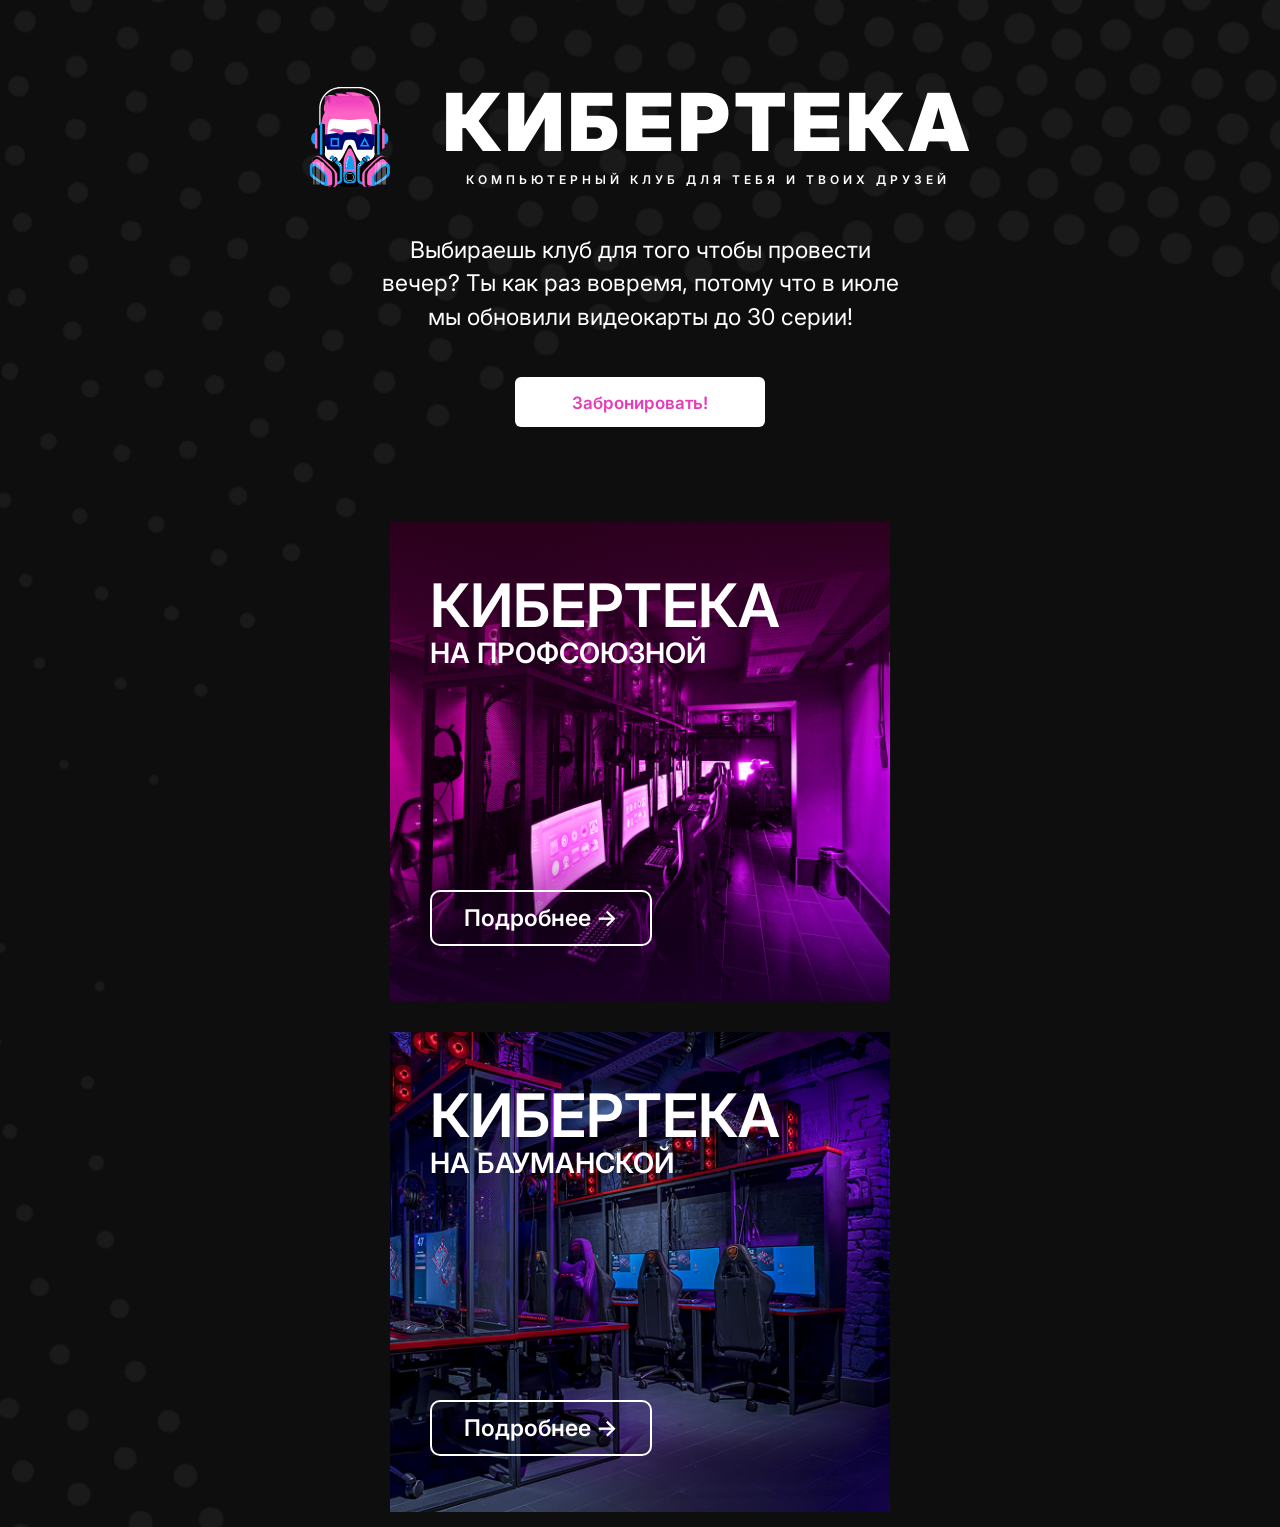
<file: index.html>
﻿<!DOCTYPE html>
<html lang="ru">
<head>
    <meta charset="UTF-8">
    <meta name="viewport" content="width=device-width, initial-scale=1.0">
    <title>КИБЕРТЕКА</title>
    <meta name="description" content="Киберклуб «Кибертека» на Профсоюзной и Бауманской. Мощные ПК, PS5, зоны для командной игры, круглосуточно. Бронируйте место онлайн!">
    <meta name="keywords" content="киберклуб, компьютерный клуб Москва, кибертека, аренда ПК, PS5 Москва, игровой клуб">
    <meta name="robots" content="index, follow">
    <meta property="og:title" content="Кибертека – компьютерный клуб с двумя филиалами">
    <meta property="og:description" content="Мощные ПК, PS5, киберспортивные зоны, круглосуточно. Выберите свой филиал и бронируйте место.">
    <meta property="og:type" content="website">
    <meta property="og:url" content="https://cyberteka.ru/">
    <link rel="preconnect" href="https://fonts.googleapis.com">
    <link rel="preconnect" href="https://fonts.gstatic.com" crossorigin>
    <link href="https://fonts.googleapis.com/css2?family=Inter:ital,opsz,wght@0,14..32,100..900;1,14..32,100..900&display=swap" rel="stylesheet">
    <link rel="icon" href="img/icon.svg" type="image/png">
    <link rel="stylesheet" href="css/style.css">
</head>
<body>
    <main class="main">
        <section class="hero">
            <div class="hero__content">
                <div class="hero__flex">
                    <div class="logo">
                        <img src="img/icon.svg" alt="КИБЕРТЕКА" class="logo__img">
                    </div>
                    <div>
                        <h1 class="hero__title">КИБЕРТЕКА</h1>
                        <p class="hero__subtitle">КОМПЬЮТЕРНЫЙ КЛУБ ДЛЯ ТЕБЯ И ТВОИХ ДРУЗЕЙ</p>
                    </div>
                </div>

                <div class="hero__text">
                    <p>Выбираешь клуб для того чтобы провести вечер? Ты как раз вовремя, потому что в июле мы обновили видеокарты до 30 серии!</p>
                </div>

                <button class="btn btn--primary hero__btn" id="open-booking-btn">Забронировать!</button>
            </div>
        </section>

        <div class="cards">
            <div class="cards__item cards__item--prof">
    <img src="img/profsouz.png" alt="" class="cards__bg">
    <div class="cards__content">
        <h2 class="cards__title"><span>КИБЕРТЕКА</span><br>НА ПРОФСОЮЗНОЙ</h2>
        <a href="profsouz.html" class="cards__btn" style="text-decoration: none; display: inline-block;">Подробнее →</a>
    </div>
</div>

            <div class="cards__item cards__item--baum">
                <img src="img/BAUMAN1.png" alt="" class="cards__bg">
                <div class="cards__content">
                    <h2 class="cards__title"><span>КИБЕРТЕКА</span><br>НА БАУМАНСКОЙ</h2>
                    <a href="bauman.html" class="cards__btn" style="text-decoration: none; display: inline-block;">Подробнее →</a>
                </div>
            </div>
        </div>
    </main>
    <link rel="stylesheet" href="components/booking-popup/booking-popup.css">
    <script src="components/booking-popup/booking-popup.js"></script>
    <script src="js/CeoOptimization.js" defer></script>
</body>
</html>
</file>
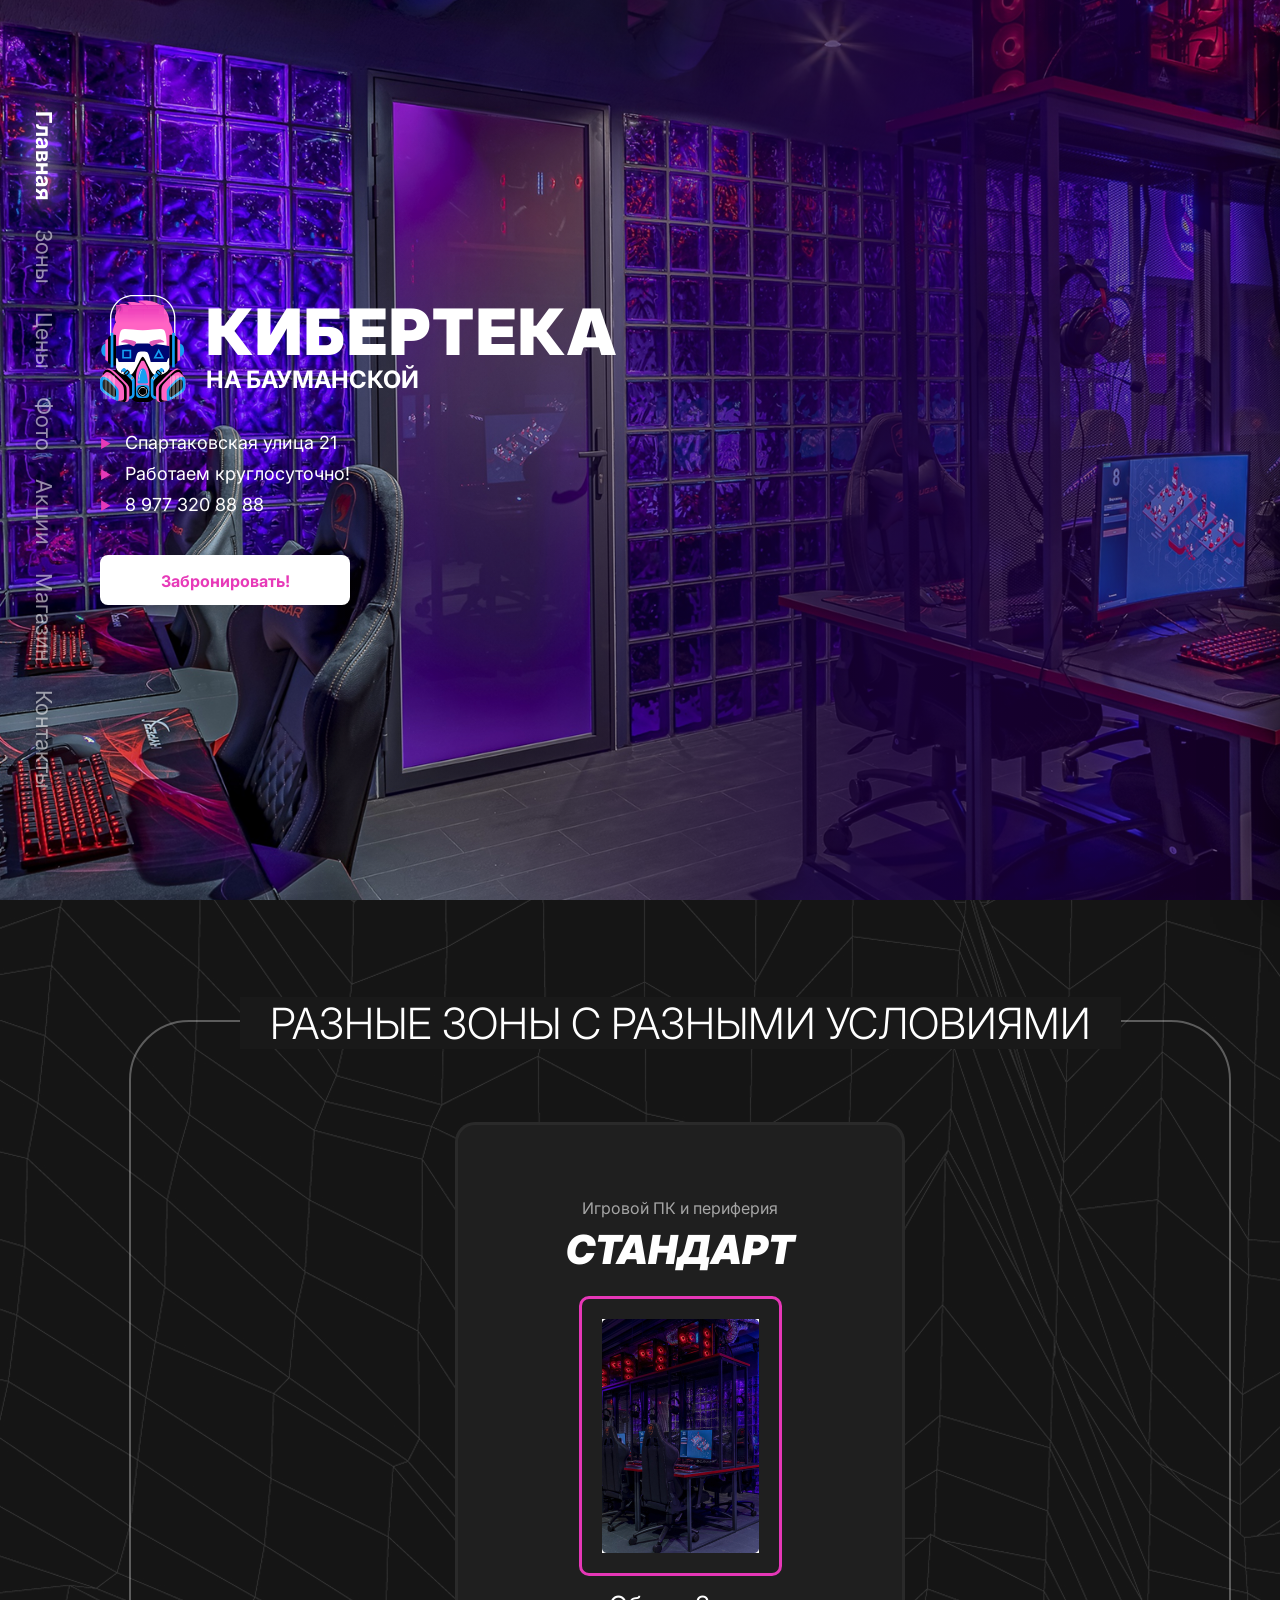
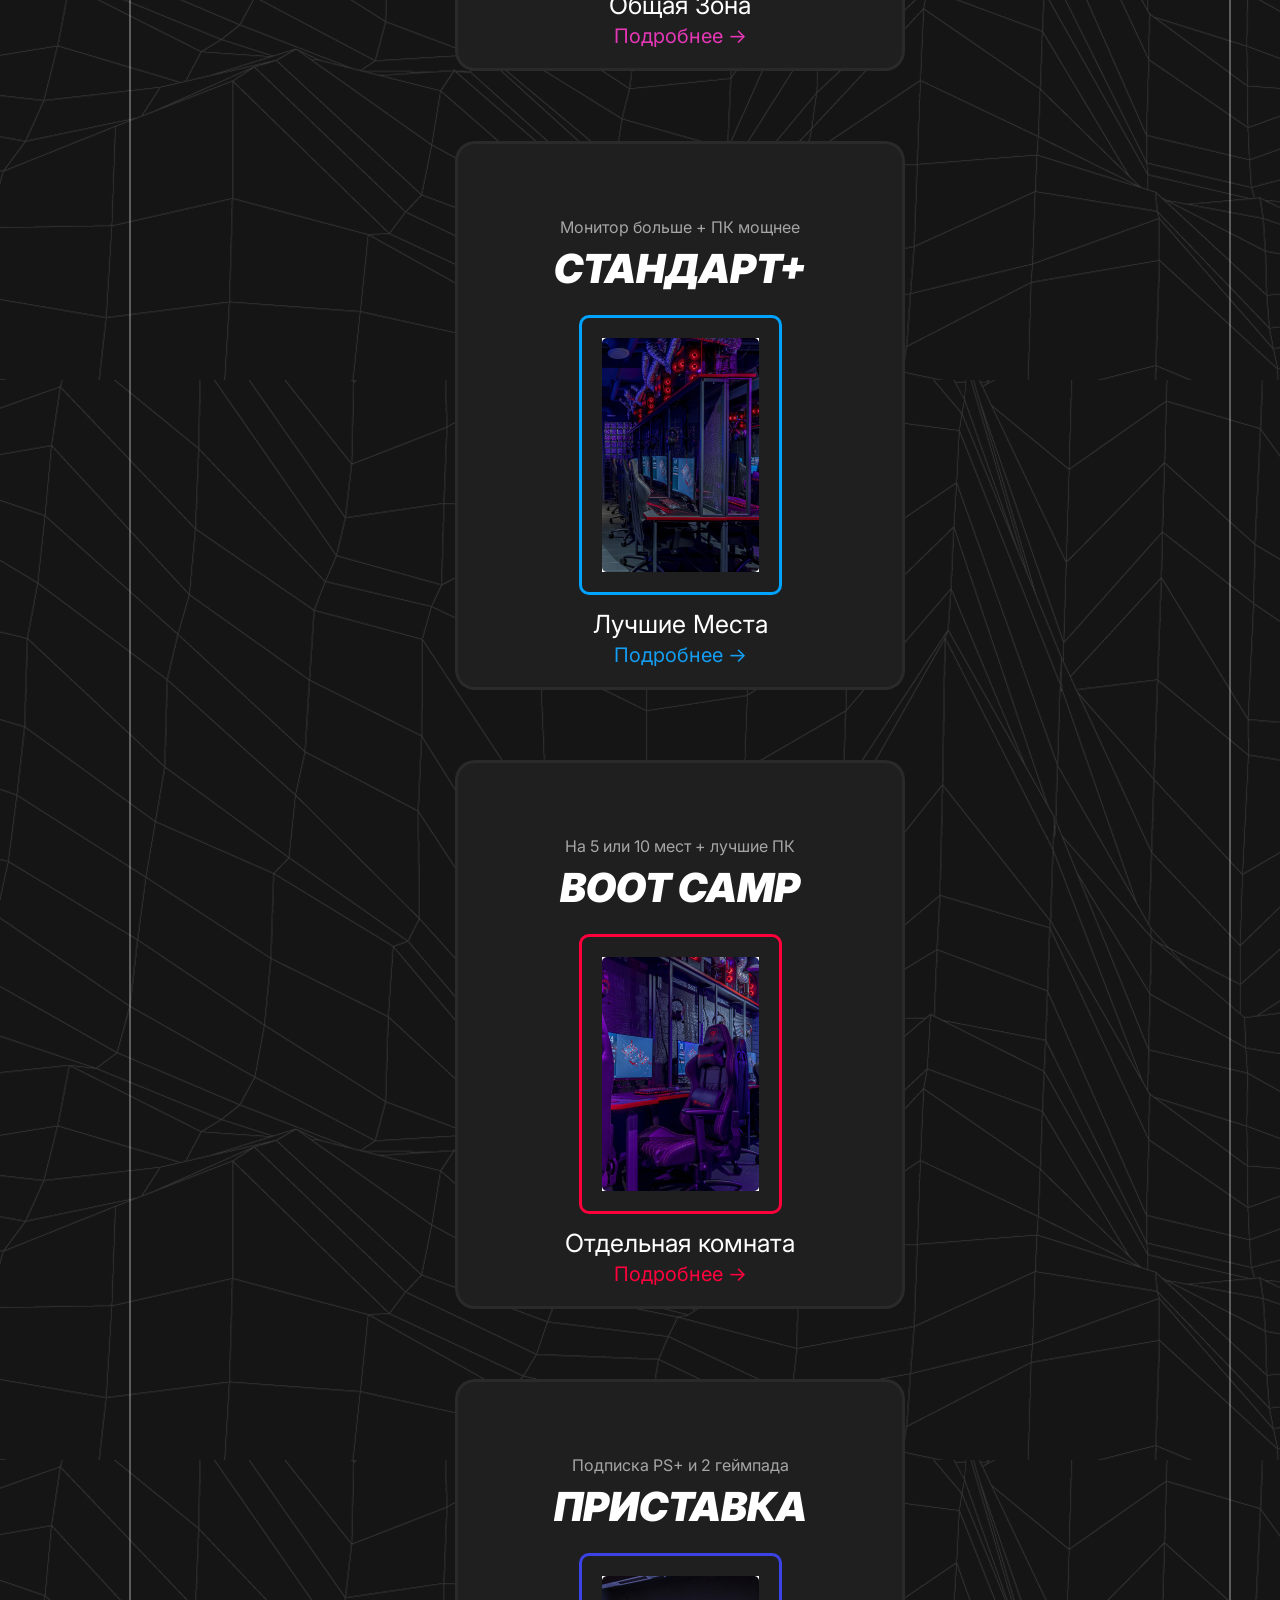
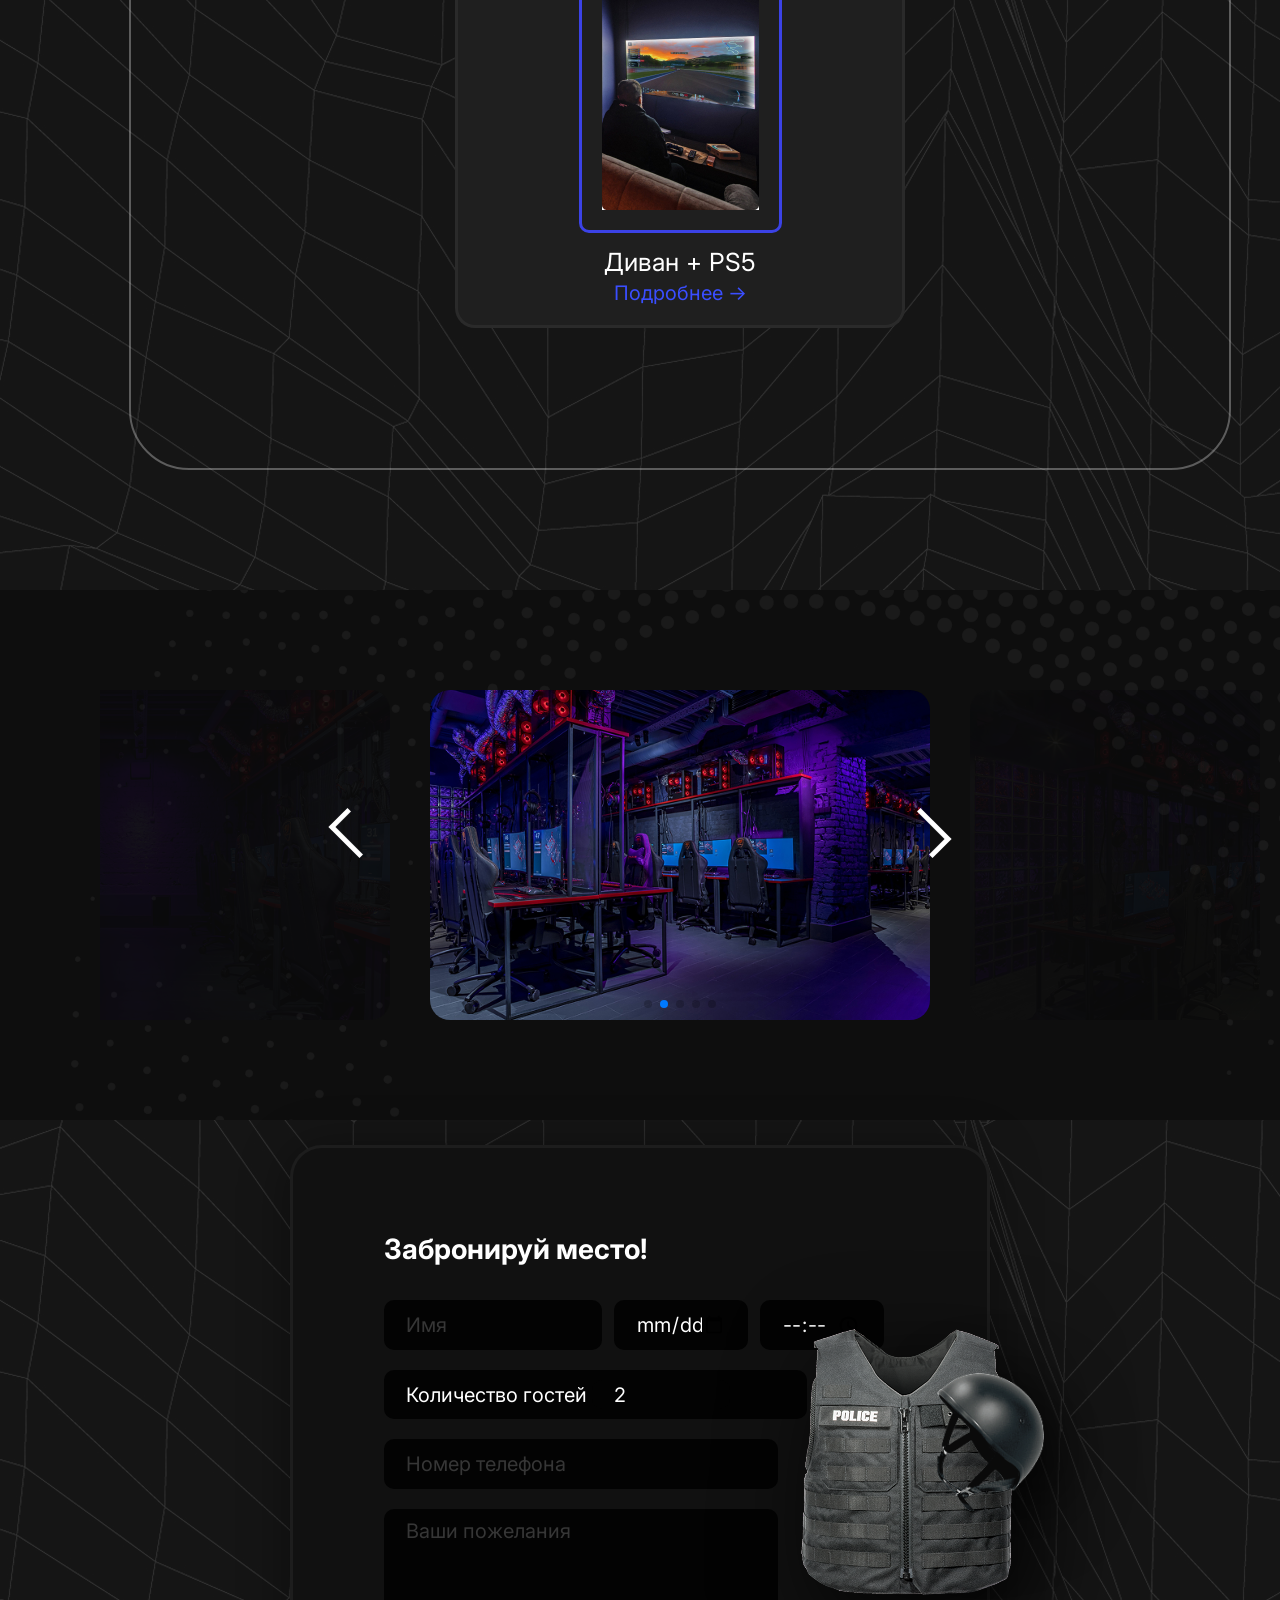
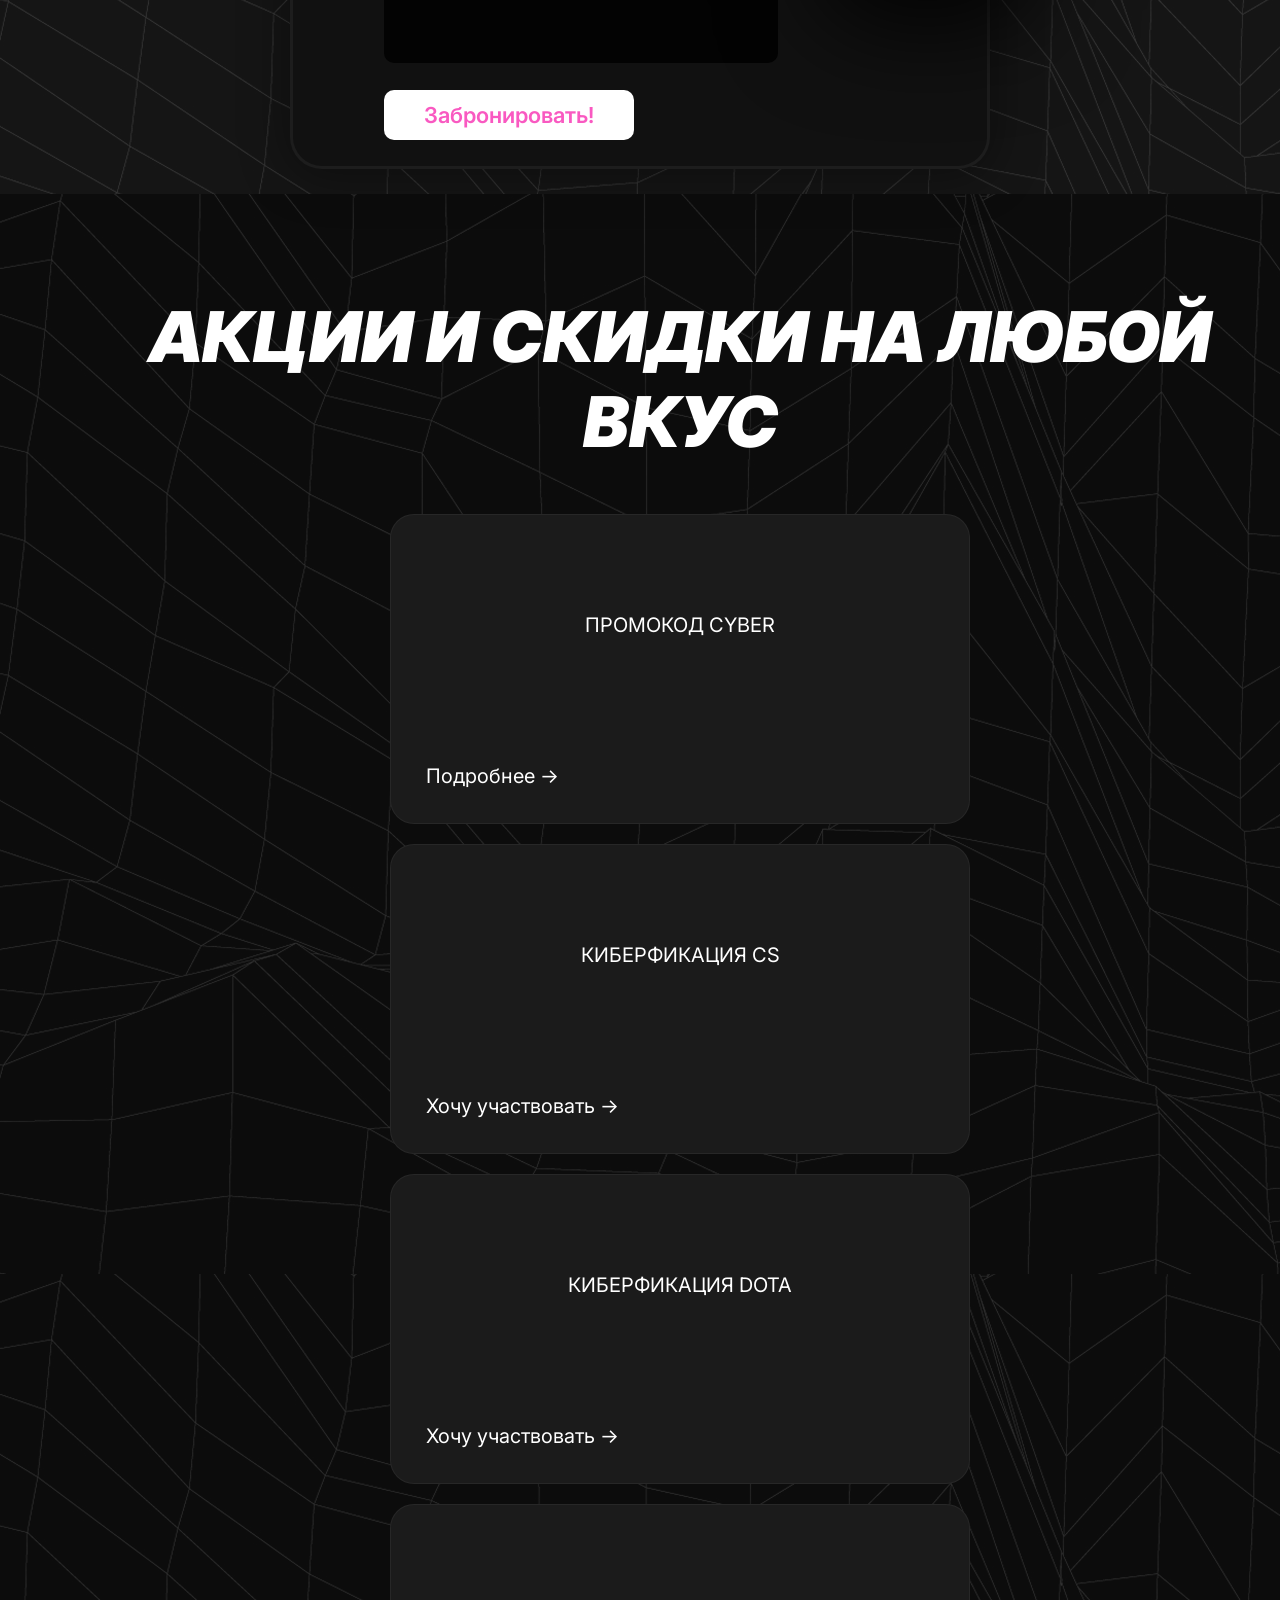
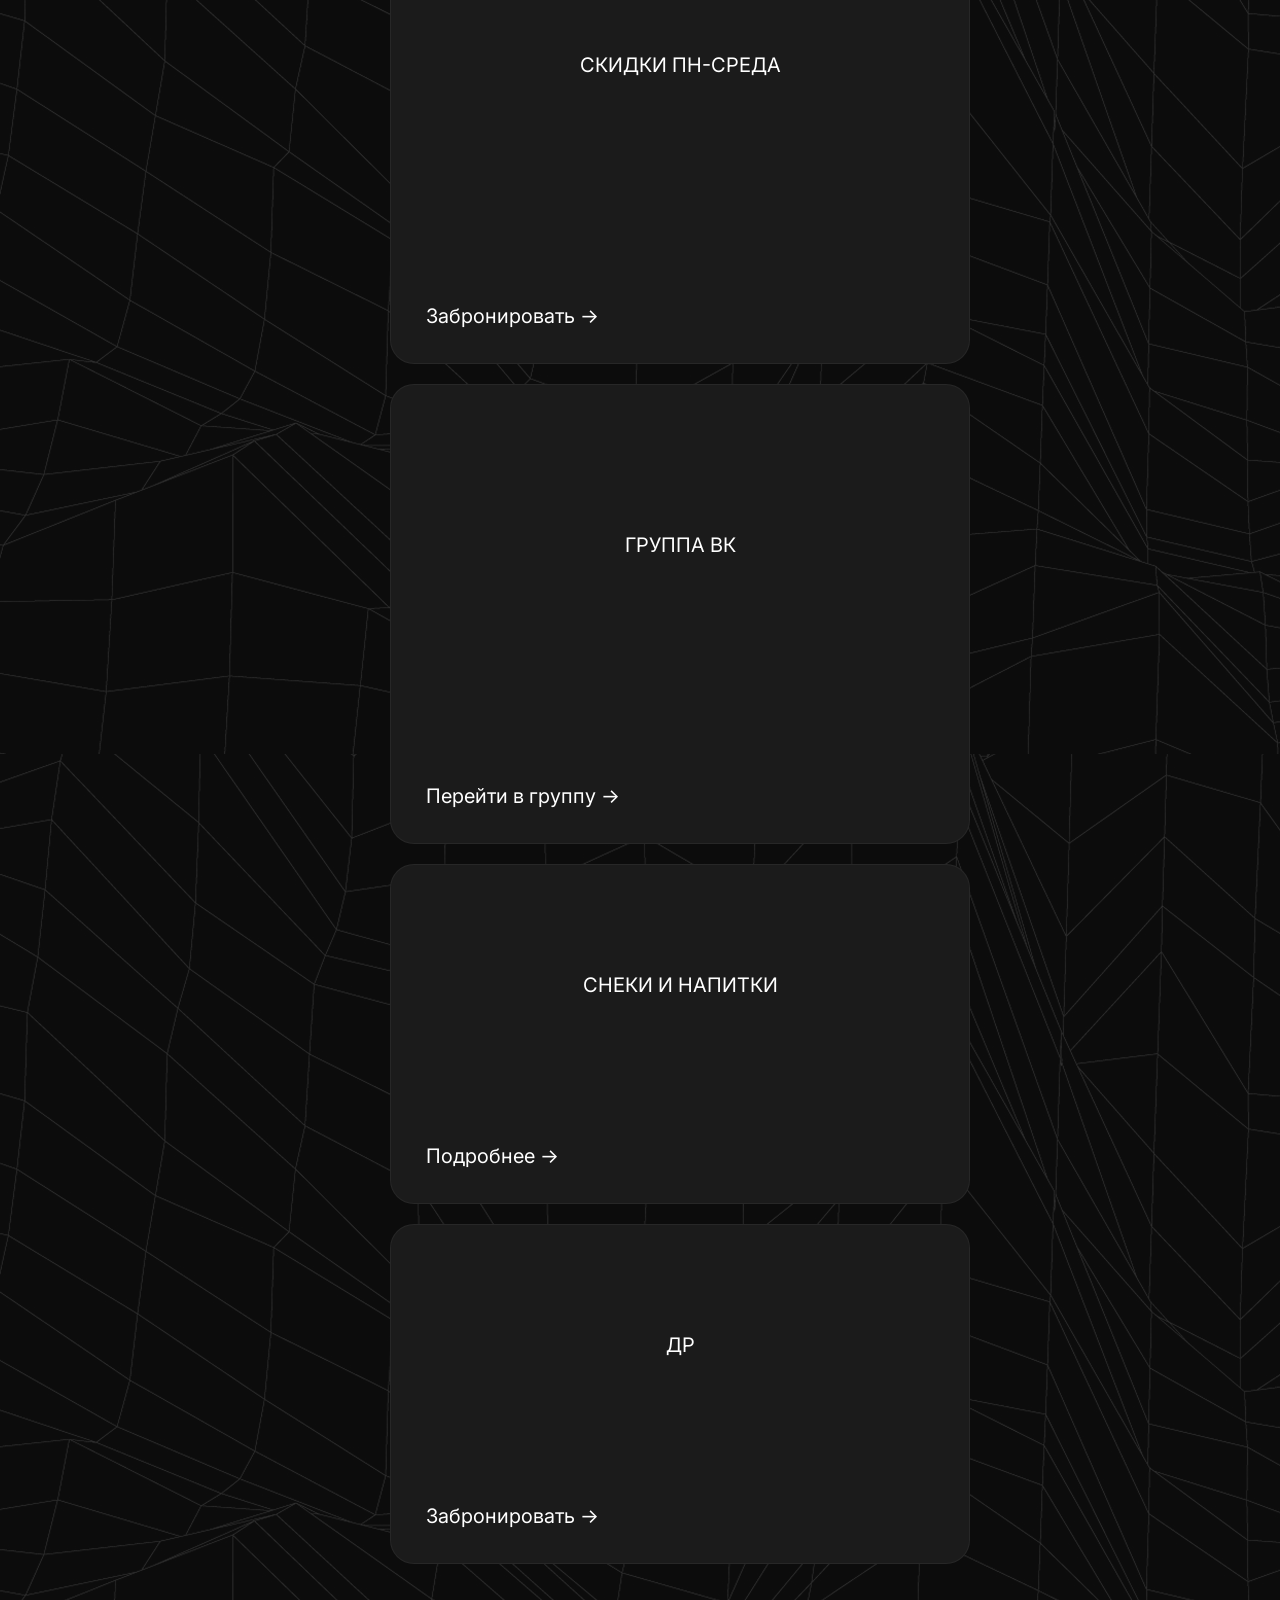
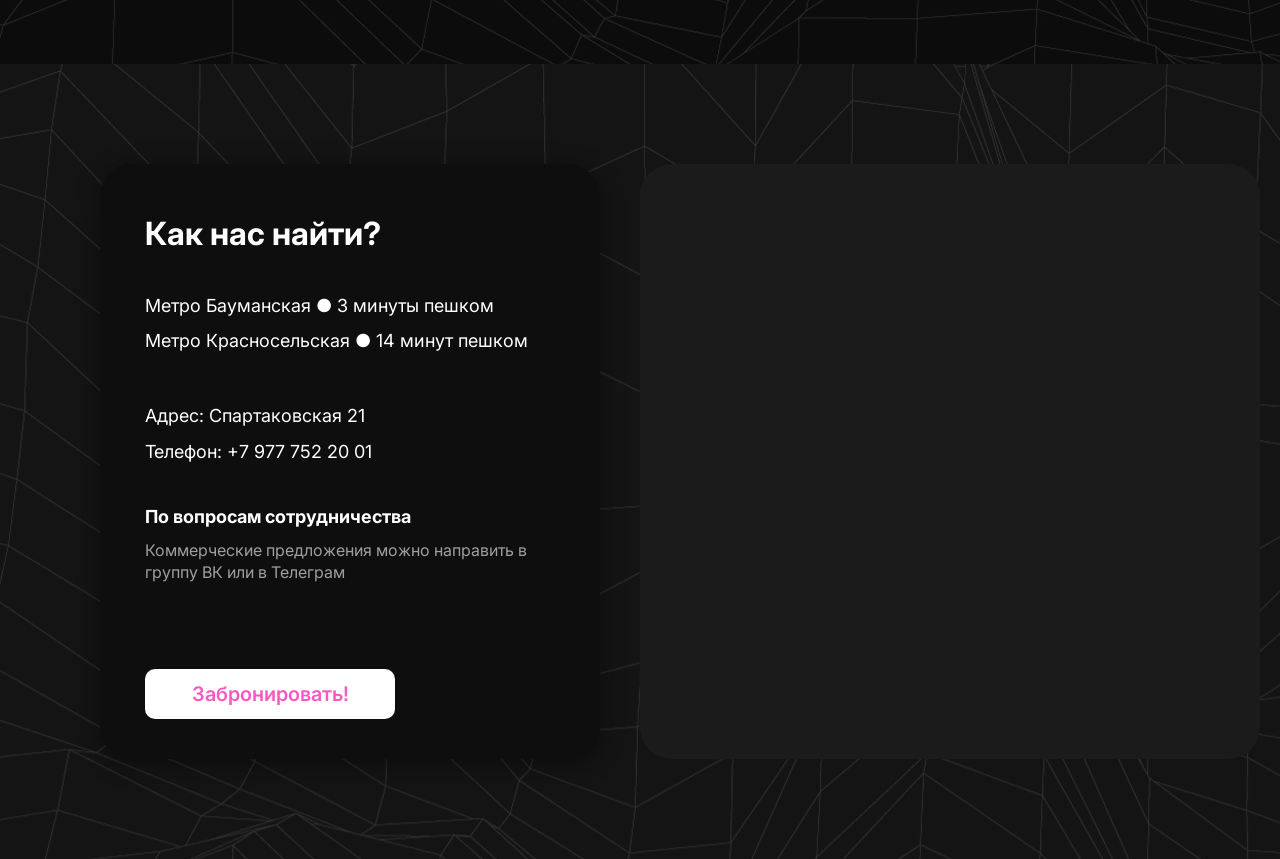
<file: bauman.html>
﻿<!DOCTYPE html>
<html lang="ru">
<head>
    <meta charset="UTF-8">
    <meta name="viewport" content="width=device-width, initial-scale=1.0">
    <title>КИБЕРТЕКА</title>
    <meta name="description" content="Компьютерный клуб на Бауманской (Спартаковская 21). Зоны «Стандарт», «Стандарт+», Boot Camp, PS5. Цены от 140 ₽/час. Бронируйте ПК 24/7.">
    <meta name="keywords" content="киберклуб Бауманская, компьютерный клуб метро Бауманская, аренда ПК Бауманская, кибертека бауманская">
    <meta name="robots" content="index, follow">
    <link rel="canonical" href="https://cyberteka.ru/bauman.html">
    <meta property="og:title" content="Кибертека на Бауманской">
    <meta property="og:description" content="Мощные ПК, зоны для киберспорта, PS5, круглосуточно. Адрес: Спартаковская 21.">
    <link rel="preconnect" href="https://fonts.googleapis.com">
    <link rel="preconnect" href="https://fonts.gstatic.com" crossorigin>
    <link href="https://fonts.googleapis.com/css2?family=Inter:ital,opsz,wght@0,14..32,100..900;1,14..32,100..900&display=swap" rel="stylesheet">
    <link rel="icon" href="img/icon.svg" type="image/png">
    <link rel="stylesheet" href="css/main-nav.css">
    <link rel="stylesheet" href="css/burger-menu.css">
    <link rel="stylesheet" href="css/bauman.css">
</head>
<body>

    <nav class="main-nav">
        <div class="main-nav__list">
            <a href="#glavnaya" class="main-nav__link" data-section="glavnaya">Главная</a>
            <a href="#zony" class="main-nav__link" data-section="zony">Зоны</a>
            <a href="profbauman.html" class="main-nav__link">Цены</a>
            <a href="#foto" class="main-nav__link" data-section="foto">Фото</a>
            <a href="#akcii" class="main-nav__link" data-section="akcii">Акции</a>
            <a href="shop.html" class="main-nav__link">Магазин</a>
            <a href="#kontakty" class="main-nav__link" data-section="kontakty">Контакты</a>
        </div>
    </nav>

    <button class="burger" aria-label="Открыть меню" aria-expanded="false" aria-controls="burger-drawer">
        <span class="burger__line"></span>
        <span class="burger__line"></span>
        <span class="burger__line"></span>
    </button>
    <div class="burger-overlay" aria-hidden="true"></div>
    <div class="burger-drawer" id="burger-drawer" role="dialog" aria-modal="true" aria-label="Навигация">
        <div class="burger-drawer__head">
            <a href="index.html" class="burger-drawer__logo">
                <img src="img/icon.svg" alt="КИБЕРТЕКА" class="burger-drawer__logo-img">
                <span class="burger-drawer__logo-title">Кибертека</span>
            </a>
            <button class="burger-drawer__close" aria-label="Закрыть меню">&times;</button>
        </div>
        <nav class="burger-drawer__nav">
            <a href="#glavnaya" class="burger-drawer__link">Главная</a>
            <a href="#zony" class="burger-drawer__link">Зоны</a>
            <a href="profbauman.html" class="burger-drawer__link">Цены</a>
            <a href="#foto" class="burger-drawer__link">Фото</a>
            <a href="#akcii" class="burger-drawer__link">Акции</a>
            <a href="shop.html" class="burger-drawer__link">Магазин</a>
            <a href="#kontakty" class="burger-drawer__link">Контакты</a>
        </nav>
        <div class="burger-drawer__foot">
            <button class="burger-drawer__booking-btn" onclick="openBookingPopup()">Забронировать!</button>
        </div>
    </div>

    <section class="hero" id="glavnaya">
        <div class="hero__container">
            <div class="hero__content">
                <div class="hero__header">
                    <img src="img/icon.svg" alt="КИБЕРТЕКА" class="logo__img">
                    <div class="hero__title-group">
                        <h1 class="hero__title">КИБЕРТЕКА</h1>
                        <span class="hero__subtitle">на БАУМАНСКОЙ</span>
                    </div>
                </div>
                <ul class="hero__info-list">
                    <li>Спартаковская улица 21</li>
                    <li>Работаем круглосуточно!</li>
                    <li>8 977 320 88 88</li>
                </ul>
                <button class="hero__btn" id="open-booking-btn">Забронировать!</button>
            </div>
        </div>
    </section>

    <section class="zones zones--price-nav" id="zony"
             data-price-href="profbauman.html"
             data-price-label="Перейти к тарифам — Бауманская">
        <div class="zones__container">
            <div class="zones__border-box">
                <h2 class="zones__title">Разные зоны с разными условиями</h2>
                <div class="zones__cards">
                    <div class="zones-card">
                        <p class="zones-card__subtitle">Игровой ПК и периферия</p>
                        <h3 class="zones-card__title">Стандарт</h3>
                        <div class="zones-card__image-wrapper zones-card__image-wrapper--pink">
                            <img src="img/cr1.jpg" alt="Общая зона" class="zones-card__img">
                        </div>
                        <p class="zones-card__name">Общая Зона</p>
                        <span class="zones-card__link">Подробнее →</span>
                    </div>
                    <div class="zones-card">
                        <p class="zones-card__subtitle">Монитор больше + ПК мощнее</p>
                        <h3 class="zones-card__title">Стандарт+</h3>
                        <div class="zones-card__image-wrapper zones-card__image-wrapper--blue">
                            <img src="img/cr2.jpg" alt="Лучшие места" class="zones-card__img">
                        </div>
                        <p class="zones-card__name">Лучшие Места</p>
                        <span class="zones-card__link zones-card__link1">Подробнее →</span>
                    </div>
                    <div class="zones-card">
                        <p class="zones-card__subtitle">На 5 или 10 мест + лучшие ПК</p>
                        <h3 class="zones-card__title">BOOT CAMP</h3>
                        <div class="zones-card__image-wrapper zones-card__image-wrapper--purple awa1">
                            <img src="img/cr3.jpg" alt="Отдельная комната" class="zones-card__img">
                        </div>
                        <p class="zones-card__name">Отдельная комната</p>
                        <span class="zones-card__link zones-card__link2 awa1">Подробнее →</span>
                    </div>
                    <div class="zones-card">
                        <p class="zones-card__subtitle">Подписка PS+ и 2 геймпада</p>
                        <h3 class="zones-card__title">Приставка</h3>
                        <div class="zones-card__image-wrapper zones-card__image-wrapper--purple">
                            <img src="img/cr4.jpg" alt="Диван + PS5" class="zones-card__img">
                        </div>
                        <p class="zones-card__name">Диван + PS5</p>
                        <span class="zones-card__link zones-card__link2">Подробнее →</span>
                    </div>
                </div>
            </div>
        </div>
    </section>

    <link rel="stylesheet" href="https://cdn.jsdelivr.net/npm/swiper@11/swiper-bundle.min.css" />
    <section class="gallery" id="foto">
        <div class="gallery__container-1920">
            <div class="swiper gallery-slider">
                <div class="swiper-wrapper">
                    <div class="swiper-slide"><img src="img/b1.jpg" alt="1"></div>
                    <div class="swiper-slide"><img src="img/b3.jpg" alt="2"></div>
                    <div class="swiper-slide"><img src="img/b4.jpg" alt="3"></div>
                    <div class="swiper-slide"><img src="img/b5.jpg" alt="4"></div>
                    <div class="swiper-slide"><img src="img/b6.jpg" alt="5"></div>
                </div>
                <div class="swiper-pagination"></div>
            </div>
            <div class="swiper-button-prev"></div>
            <div class="swiper-button-next"></div>
        </div>
    </section>

    <section class="bronya"> 
        <div class="booking-section-content">
            <div class="booking-popup__content">
                <div class="booking-popup__inner">
                    <h2 class="booking-popup__title">Забронируй место!</h2>
                    <form id="booking-form" class="booking-popup__form">
                        <div class="form__container">
                            <div class="form__firststroke">
                                <input type="text" placeholder="Имя" class="name">
                                <input type="date" placeholder="Дата" class="date">
                                <input type="time" placeholder="Время" class="time">
                            </div>
                            <div class="form__secondstroke">
                                <div class="secondstroke_placeholder">Количество гостей
                                <input class="number" type="number" value="2" min="1" max="10"></div>
                            </div>
                            <div class="thirth__stroke">
                                <input type="tel" class="phonenumber" placeholder="Номер телефона">
                            </div>
                            <div class="fourth__stroke">
                                <textarea class="areaha" placeholder="Ваши пожелания"></textarea>
                            </div>
                            <button type="submit" class="booking-popup__btn">Забронировать!</button>
                        </div>
                    </form>
                </div>
            </div>
            <div class="booking-popup__police">
                <img src="img/armor.png" alt="Бронежилет" class="booking-popup__vest">
                <img src="img/helmet.png" alt="Каска" class="booking-popup__helmet">
            </div>
        </div>
    </section>

    <section class="offers" id="akcii">
        <div class="offers__container">
            <h2 class="offers__title">АКЦИИ И СКИДКИ НА ЛЮБОЙ ВКУС</h2>
            <div class="offers__row">
                <div class="offers__col col-580">
                    <a href="#" class="offer-card card-580">
                        <p class="offer-card__text">ПРОМОКОД CYBER</p>
                        <span class="offer-card__link">Подробнее →</span>
                    </a>
                    <a href="#" class="offer-card card-580">
                        <p class="offer-card__text">КИБЕРФИКАЦИЯ CS</p>
                        <span class="offer-card__link">Хочу участвовать →</span>
                    </a>
                    <a href="#" class="offer-card card-580">
                        <p class="offer-card__text">КИБЕРФИКАЦИЯ DOTA</p>
                        <span class="offer-card__link">Хочу участвовать →</span>
                    </a>
                </div>
                <div class="offers__col col-460">
                    <a href="#" class="offer-card card-460">
                        <p class="offer-card__text">СКИДКИ ПН-СРЕДА</p>
                        <span class="offer-card__link">Забронировать →</span>
                    </a>
                    <a href="#" class="offer-card card-460">
                        <p class="offer-card__text">ГРУППА ВК</p>
                        <span class="offer-card__link">Перейти в группу →</span>
                    </a>
                </div>
                <div class="offers__col col-340">
                    <a href="#" class="offer-card card-340">
                        <p class="offer-card__text">СНЕКИ И НАПИТКИ</p>
                        <span class="offer-card__link">Подробнее →</span>
                    </a>
                    <a href="#" class="offer-card card-340">
                        <p class="offer-card__text">ДР</p>
                        <span class="offer-card__link">Забронировать →</span>
                    </a>
                </div>
            </div>
        </div>
    </section>

    <section class="contacts" id="kontakty">
        <div class="contacts__container">
            <div class="contacts__row">
                <div class="contacts__info">
                    <h2 class="contacts__title">Как нас найти?</h2>
                    <div class="contacts__metro-group">
                        <p class="contacts__text contacts__metro">Метро Бауманская <span>●</span> 3 минуты пешком</p>
                        <p class="contacts__text contacts__metro">Метро Красносельская <span>●</span> 14 минут пешком</p>
                    </div>
                    <div class="contacts__address-group">
                        <p class="contacts__text">Адрес: Спартаковская 21</p>
                        <p class="contacts__text">Телефон: +7 977 752 20 01</p>
                    </div>
                    <div class="contacts__collab-group">
                        <p class="contacts__label">По вопросам сотрудничества</p>
                        <p class="contacts__subtext">Коммерческие предложения можно направить в группу ВК или в Телеграм</p>
                    </div>
                    <button class="contacts__btn" onclick="openBookingPopup()">Забронировать!</button>
                </div>
                <div class="contacts__map" id="map"></div>
            </div>
        </div>
    </section>

    <script src="https://cdn.jsdelivr.net/npm/swiper@11/swiper-bundle.min.js"></script>
    <script src="js/slider.js"></script>
    <link rel="stylesheet" href="components/booking-popup/booking-popup.css">
    <script src="components/booking-popup/booking-popup.js"></script>
    <script src="https://api-maps.yandex.ru/2.1/?lang=ru_RU" type="text/javascript"></script>
    <script src="js/map2.js"></script>
    <script src="js/zones-price-nav.js" defer></script>
    <script src="js/navigation.js" defer></script>
    <script src="js/CeoOptimization.js" defer></script>
    <script src="js/burger-menu.js" defer></script>
</body>
</html>
</file>
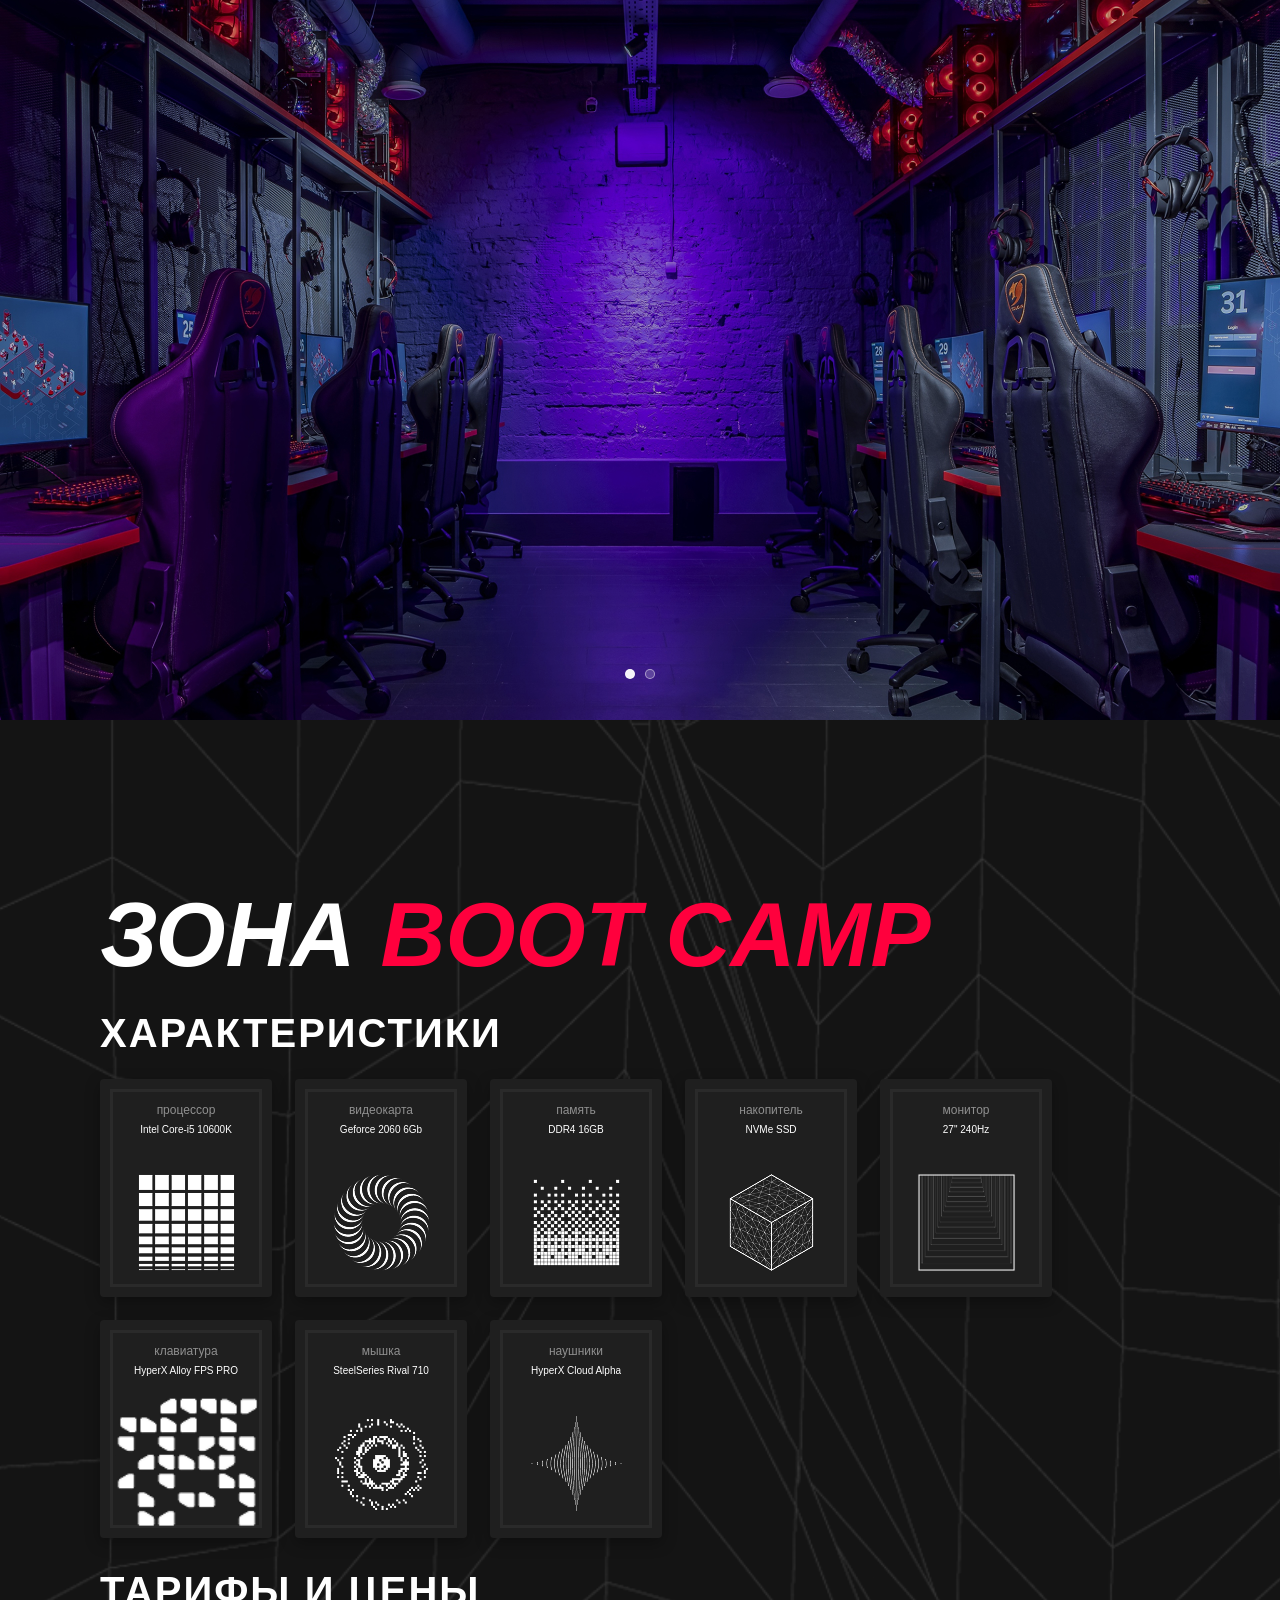
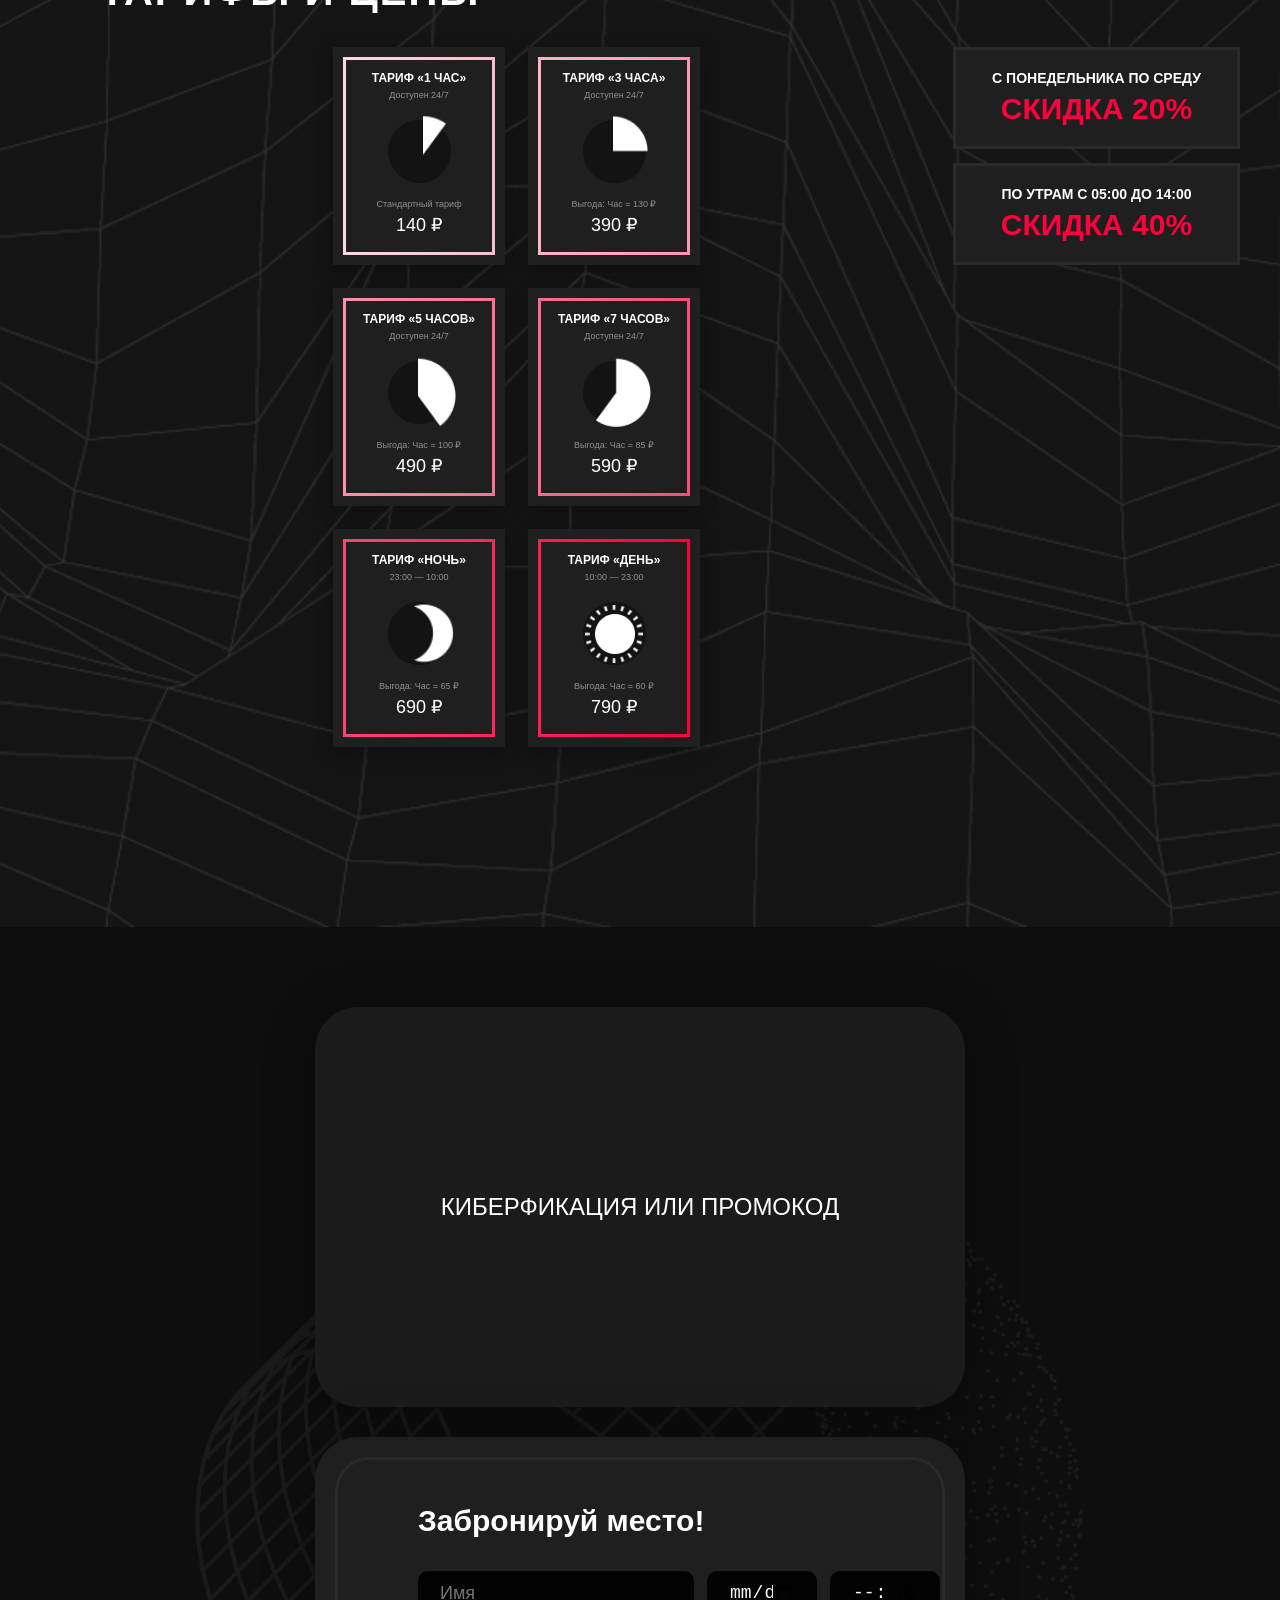
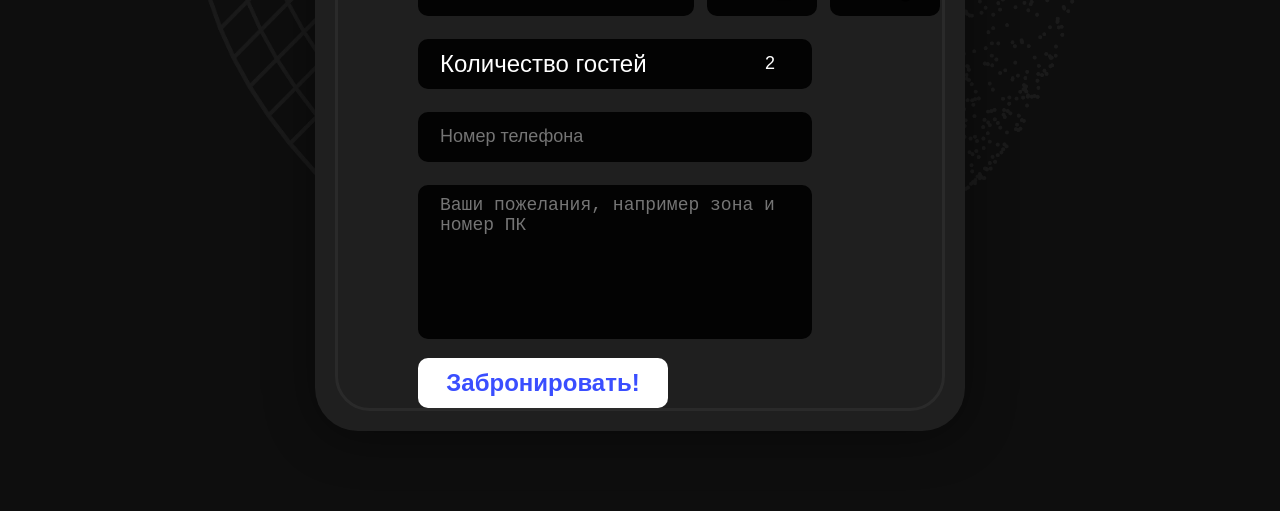
<file: baumanBoot.html>
﻿<!DOCTYPE html>
<html lang="ru">
<head>
    <meta charset="UTF-8">
    <meta name="viewport" content="width=device-width, initial-scale=1.0">
    <title>Зона Стандарт | Кибертека</title>
    <meta name="description" content="VIP-зона Boot Camp: изолированная комната, лучшие ПК, мониторы 240 Гц. Цены от 140 ₽/час. Идеально для командной игры и турниров.">
    <meta name="keywords" content="отдельная комната компьютерный клуб, boot camp киберклуб, аренда комнаты для киберспорта">
    <link rel="icon" href="img/icon.svg" type="image/png">
    <link rel="stylesheet" href="css/profprice.css">
    <style>
    * { margin: 0; padding: 0; box-sizing: border-box; }
    .hero-slider {
        width: 100%;
        height: 80vh; 
        position: relative;
        background-color: #000;
    }
    .hero-slider::before {
        content: "";
        position: absolute;
        inset: 0;
        background: rgba(0, 0, 0, 0.22);
        z-index: 3;
        pointer-events: none;
    }
    .hero-slider-indicators {
        position: absolute;
        left: 50%;
        bottom: clamp(18px, 5vw, 41px);
        transform: translateX(-50%);
        display: flex;
        gap: 10px;
        z-index: 4;
        pointer-events: none;
    }
    .hero-slider-indicator {
        width: 10px;
        height: 10px;
        border-radius: 50%;
        border: 1px solid rgba(255, 255, 255, 0.7);
        background: rgba(255, 255, 255, 0.25);
        opacity: 0.75;
        transition: background-color 0.3s ease, opacity 0.3s ease;
    }
    .hero-slider-indicator.active {
        background: rgba(255, 255, 255, 0.95);
        opacity: 1;
    }
    .slide-bg {
        position: absolute;
        top: 0; left: 0;
        width: 100%; height: 100%;
        background-position: center;
        background-repeat: no-repeat;
        background-size: cover;
        transition: opacity 1.5s ease-in-out;
    }
    .slide-1 { background-image: url('img/bbbbb1.jpg'); z-index: 1; }
    .slide-2 { background-image: url('img/bbbbb2.jpg'); z-index: 2; opacity: 0; }
    .slide-2.show { opacity: 1; }

    .promo-booking {
        background: rgba(14, 14, 14, 1);
        background-image: url('../img/back1.png'), url('../img/back2.png');
        background-position: left center, right center;
        background-repeat: no-repeat;
        background-size: contain;
        width: 100%;
        min-height: 100vh;
        display: flex;
        justify-content: center;
        align-items: center;
        padding: 80px 20px;
    }

    .promo-flex-container {
        display: flex;
        flex-direction: row;
        flex-wrap: wrap;
        justify-content: center;
        align-items: stretch; 
        gap: 30px;
        width: 100%;
        max-width: 1400px;
    }

    .promo-info-card {
        background: rgba(27, 27, 27, 1);
        box-shadow: 0px 5px 50px 0px rgba(0, 0, 0, 0.4);
        width: 650px; 
        height: 624px;
        display: flex;
        justify-content: center;
        align-items: center;
        border-radius: 43px;
        cursor: pointer;
        transition: all 0.4s ease;
        border: 2px solid transparent;
        margin-top: 0 !important; 
    }

    .promo-info-card:hover {
        transform: translateY(-10px);
        background: rgba(35, 35, 35, 1);
        border-color: rgba(255, 255, 255, 0.1);
    }

    .ps5-right-box {
        margin-top: 0 !important; 
    }

    .ps5-new-form {
        position: relative;
        width: 650px; 
        height: 624px;
        background: rgba(31, 31, 31, 1);
        border-radius: 43px;
        box-shadow: 0px 5px 50px 0px rgba(0, 0, 0, 0.4);
        padding: 20px;
        margin-top: 0 !important; 
    }

    .promo-info__text {
        font-family: 'Inter', sans-serif;
        font-size: 24px; 
        text-align: center;
        text-transform: uppercase;
        color: #fff;
        padding: 0 20px;
    }

    
    @media (max-width: 1345px) {
        .promo-flex-container {
            flex-direction: column;
            align-items: center;
        }

        .promo-info-card, .ps5-new-form {
            width: 100% !important; 
            max-width: 650px; 
            height: auto;
            min-height: 400px;
        }
        
        .promo-info-card {
            height: 250px; 
        }
        
        .ps5-police-container {
            display: none; 
        }
    }

    @media (max-width: 768px) {
        .hero-slider { height: 40vh; }
        .promo-info-card, .ps5-new-form {
            max-width: 100%;
            border-radius: 25px;
        }
        .form-inner-border {
            padding: 0 20px; 
        }
    }
</style>
</head>
<body>

    <div class="hero-slider">
        <div class="slide-bg slide-1"></div>
        <div class="slide-bg slide-2" id="topSlide"></div>
        <div class="hero-slider-indicators" aria-hidden="true">
            <span class="hero-slider-indicator active"></span>
            <span class="hero-slider-indicator"></span>
        </div>
    </div>

    <section class="cyber-zone cyber-zone--bootcamp" onclick="window.location.href='baumanBoot.html';">
    <div class="cyber-zone__container">
        
        <h1 class="cyber-zone__title">ЗОНА <span class="cyber-zone__title--accent">BOOT CAMP</span></h1>
        
        <div class="cyber-zone__section">
            <h2 class="cyber-zone__subtitle">ХАРАКТЕРИСТИКИ</h2>
            <div class="specs-grid">
                <article class="spec-card">
                    <div class="spec-card__inner">
                        <span class="spec-card__label">процессор</span>
                        <span class="spec-card__value">Intel Core-i5 10600K</span>
                        <img src="img/price1.png" alt="" class="spec-card__img">
                    </div>
                </article>
                <article class="spec-card"><div class="spec-card__inner"><span class="spec-card__label">видеокарта</span><span class="spec-card__value">Geforce 2060 6Gb</span><img src="img/price2.png" alt="" class="spec-card__img"></div></article>
                <article class="spec-card"><div class="spec-card__inner"><span class="spec-card__label">память</span><span class="spec-card__value">DDR4 16GB</span><img src="img/price3.png" alt="" class="spec-card__img"></div></article>
                <article class="spec-card"><div class="spec-card__inner"><span class="spec-card__label">накопитель</span><span class="spec-card__value">NVMe SSD</span><img src="img/price4.png" alt="" class="spec-card__img"></div></article>
                <article class="spec-card"><div class="spec-card__inner"><span class="spec-card__label">монитор</span><span class="spec-card__value">27" 240Hz</span><img src="img/price5.png" alt="" class="spec-card__img"></div></article>
                <article class="spec-card"><div class="spec-card__inner"><span class="spec-card__label">клавиатура</span><span class="spec-card__value">HyperX Alloy FPS PRO</span><img src="img/price6.png" alt="" class="spec-card__img"></div></article>
                <article class="spec-card"><div class="spec-card__inner"><span class="spec-card__label">мышка</span><span class="spec-card__value">SteelSeries Rival 710</span><img src="img/price7.png" alt="" class="spec-card__img"></div></article>
                <article class="spec-card"><div class="spec-card__inner"><span class="spec-card__label">наушники</span><span class="spec-card__value">HyperX Cloud Alpha</span><img src="img/price8.png" alt="" class="spec-card__img"></div></article>
            </div>
        </div>

        <div class="cyber-zone__section">
            <h2 class="cyber-zone__subtitle cyber-zone__subtitle--tariffs">ТАРИФЫ И ЦЕНЫ</h2>
            <div class="tariffs-layout">
                <div class="tariffs-grid">
                    <article class="tariff-card">
                        <div class="tariff-card__border tariff-card__border--bootcamp">
                            <h3 class="tariff-card__name">Тариф «1 Час»</h3>
                            <p class="tariff-card__desc">Доступен 24/7</p>
                            <div class="tariff-card__visual">
                                <img src="img/Ellipse9.png" class="tariff-card__bg-circle" alt="">
                                <img src="img/Ellipse1.png" class="tariff-card__overlay-circle tariff-card__overlay-circle--1" alt="">
                            </div>
                            <p class="tariff-card__benefit">Стандартный тариф</p>
                            <p class="tariff-card__price">140 ₽</p>
                        </div>
                    </article>
                    <article class="tariff-card">
                        <div class="tariff-card__border tariff-card__border--bootcamp">
                            <h3 class="tariff-card__name">Тариф «3 Часа»</h3>
                            <p class="tariff-card__desc">Доступен 24/7</p>
                            <div class="tariff-card__visual"><img src="img/Ellipse9.png" class="tariff-card__bg-circle"><img src="img/Ellipse2.png" class="tariff-card__overlay-circle tariff-card__overlay-circle--2"></div>
                            <p class="tariff-card__benefit">Выгода: Час = 130 ₽</p>
                            <p class="tariff-card__price">390 ₽</p>
                        </div>
                    </article>
                    <article class="tariff-card">
                        <div class="tariff-card__border tariff-card__border--bootcamp">
                            <h3 class="tariff-card__name">Тариф «5 Часов»</h3>
                            <p class="tariff-card__desc">Доступен 24/7</p>
                            <div class="tariff-card__visual"><img src="img/Ellipse9.png" class="tariff-card__bg-circle"><img src="img/Ellipse3.png" class="tariff-card__overlay-circle tariff-card__overlay-circle--3"></div>
                            <p class="tariff-card__benefit">Выгода: Час = 100 ₽</p>
                            <p class="tariff-card__price">490 ₽</p>
                        </div>
                    </article>
                    <article class="tariff-card">
                        <div class="tariff-card__border tariff-card__border--bootcamp">
                            <h3 class="tariff-card__name">Тариф «7 Часов»</h3>
                            <p class="tariff-card__desc">Доступен 24/7</p>
                            <div class="tariff-card__visual"><img src="img/Ellipse9.png" class="tariff-card__bg-circle"><img src="img/Ellipse4.png" class="tariff-card__overlay-circle tariff-card__overlay-circle--4"></div>
                            <p class="tariff-card__benefit">Выгода: Час = 85 ₽</p>
                            <p class="tariff-card__price">590 ₽</p>
                        </div>
                    </article>
                    <article class="tariff-card">
                        <div class="tariff-card__border tariff-card__border--bootcamp">
                            <h3 class="tariff-card__name">Тариф «Ночь»</h3>
                            <p class="tariff-card__desc">23:00 — 10:00</p>
                            <div class="tariff-card__visual"><img src="img/Ellipse9.png" class="tariff-card__bg-circle"><img src="img/Ellipse5.png" class="tariff-card__overlay-circle tariff-card__overlay-circle--5"></div>
                            <p class="tariff-card__benefit">Выгода: Час = 65 ₽</p>
                            <p class="tariff-card__price">690 ₽</p>
                        </div>
                    </article>
                    <article class="tariff-card">
                        <div class="tariff-card__border tariff-card__border--bootcamp">
                            <h3 class="tariff-card__name">Тариф «День»</h3>
                            <p class="tariff-card__desc">10:00 — 23:00</p>
                            <div class="tariff-card__visual">
                                <img src="img/Ellipse9.png" class="tariff-card__bg-circle">
                                <img src="img/Ellipse8.png" class="tariff-card__overlay-circle tariff-card__overlay-circle--6">
                                <img src="img/elipse88.png" class="tariff-card__extra-icon tariff-card__extra-icon--sun">
                            </div>
                            <p class="tariff-card__benefit">Выгода: Час = 60 ₽</p>
                            <p class="tariff-card__price">790 ₽</p>
                        </div>
                    </article>
                </div>

                <aside class="promos-sidebar">
                    <div class="promo-item">
                        <p class="promo-item__text">С понедельника по среду</p>
                        <p class="promo-item__value vv--red">СКИДКА 20%</p>
                    </div>
                    <div class="promo-item">
                        <p class="promo-item__text">По утрам с 05:00 до 14:00</p>
                        <p class="promo-item__value vv--red">СКИДКА 40%</p>
                    </div>
                </aside>
            </div>
        </div>
    </div>
</section>
    <section class="promo-booking">
    <div class="promo-flex-container">
        
        <div class="promo-info-card">
            <span class="promo-info__text">Киберфикация или промокод</span>
        </div>

        <div class="ps5-right-box">
            <div class="ps5-new-form">
                <div class="form-inner-border">
                    <h2 class="ps5-form-title">Забронируй место!</h2>
                    <form class="booking-popup__form">
                        <div class="form__firststroke">
                            <input type="text" placeholder="Имя" class="name">
                            <input type="date" class="date">
                            <input type="time" class="time">
                        </div>
                        <div class="form__secondstroke">
                            <div class="secondstroke_placeholder">
                                <span>Количество гостей</span>
                                <input class="number" type="number" value="2" min="1" max="10">
                            </div>
                        </div>
                        <div class="thirth__stroke">
                            <input type="tel" class="phonenumber" placeholder="Номер телефона">
                        </div>
                        <div class="fourth__stroke">
                            <textarea class="areaha" placeholder="Ваши пожелания, например зона и номер ПК"></textarea>
                        </div>
                        <button type="submit" class="booking-popup__btn">Забронировать!</button>
                    </form>
                </div>
                <div class="ps5-police-container">
                    <img src="img/armor.png" class="ps5-armor">
                    <img src="img/helmet.png" class="ps5-helmet">
                </div>
            </div>
        </div>

    </div>
</section>
    <script src="js/profprice-reveal.js" defer></script>
    <script src="js/backgroundslider.js" defer></script>
    <script src="js/CeoOptimization.js" defer></script>
</body>
</html>
</file>
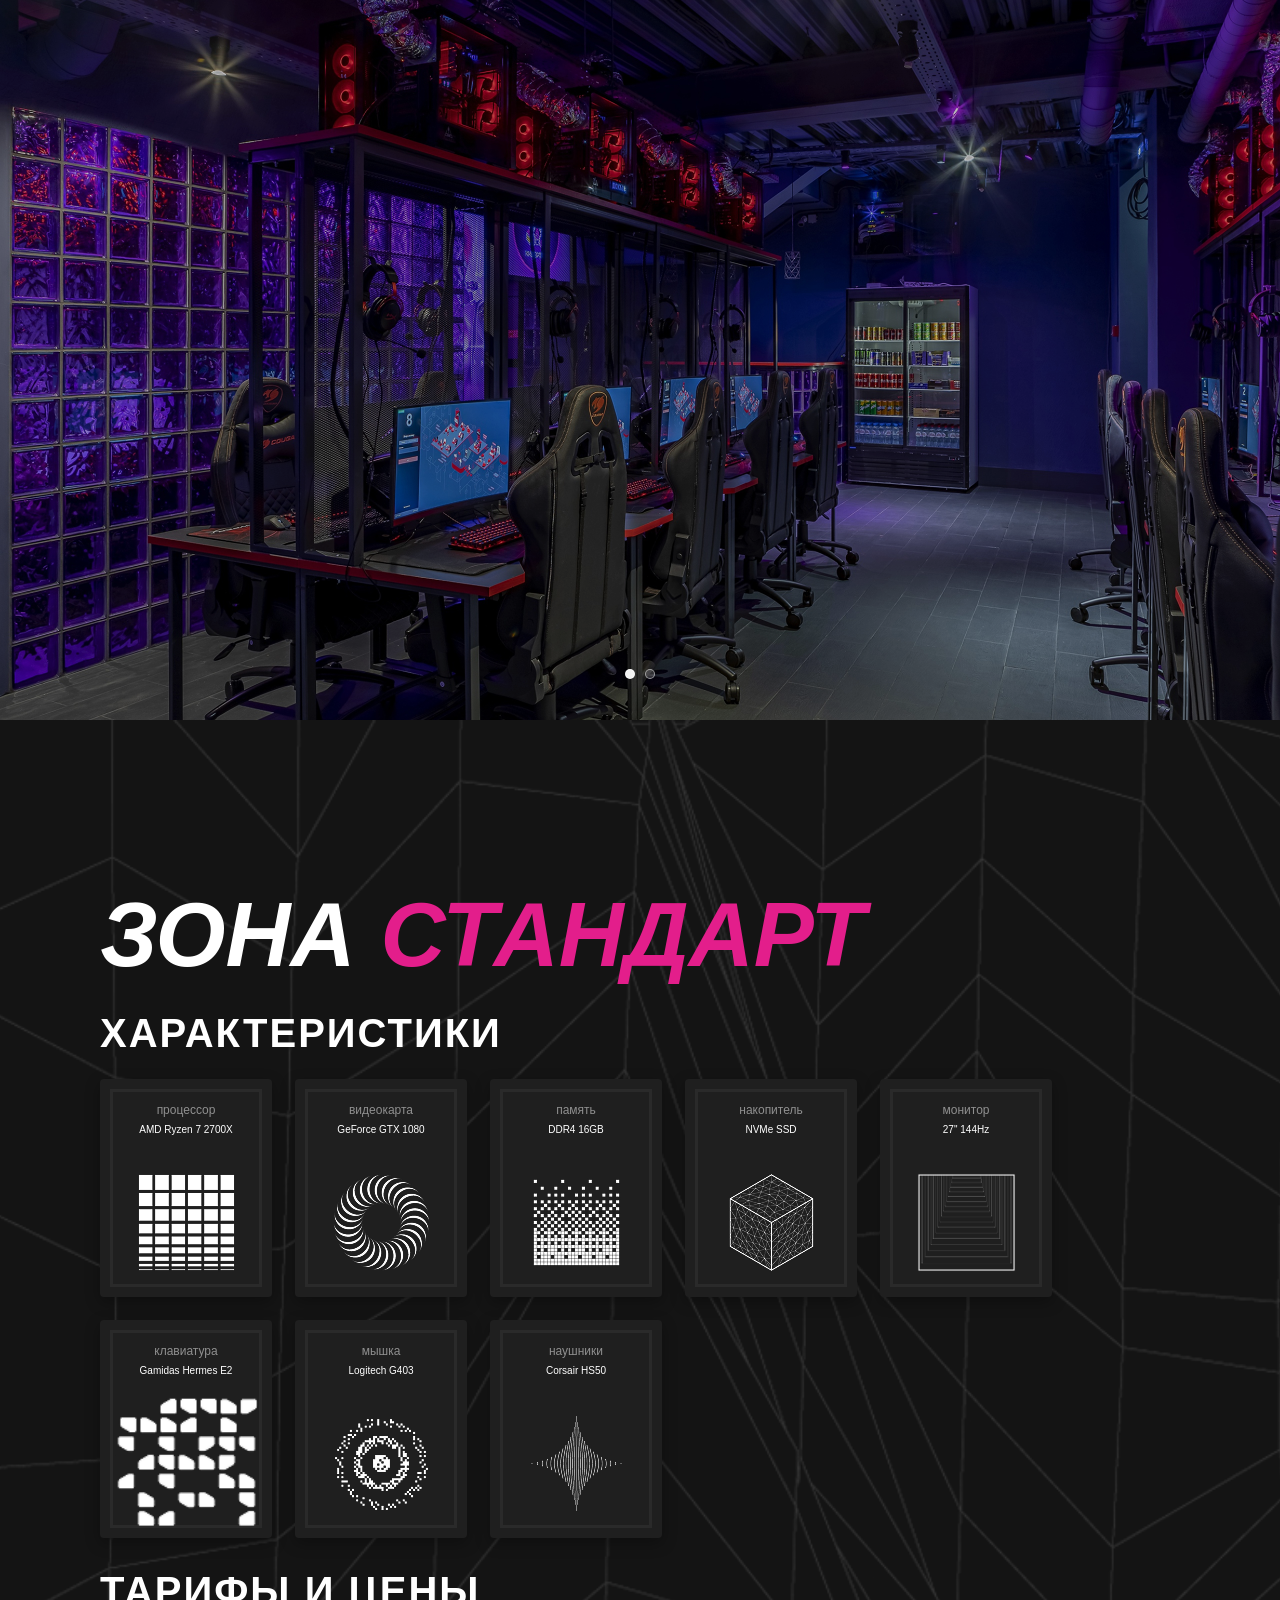
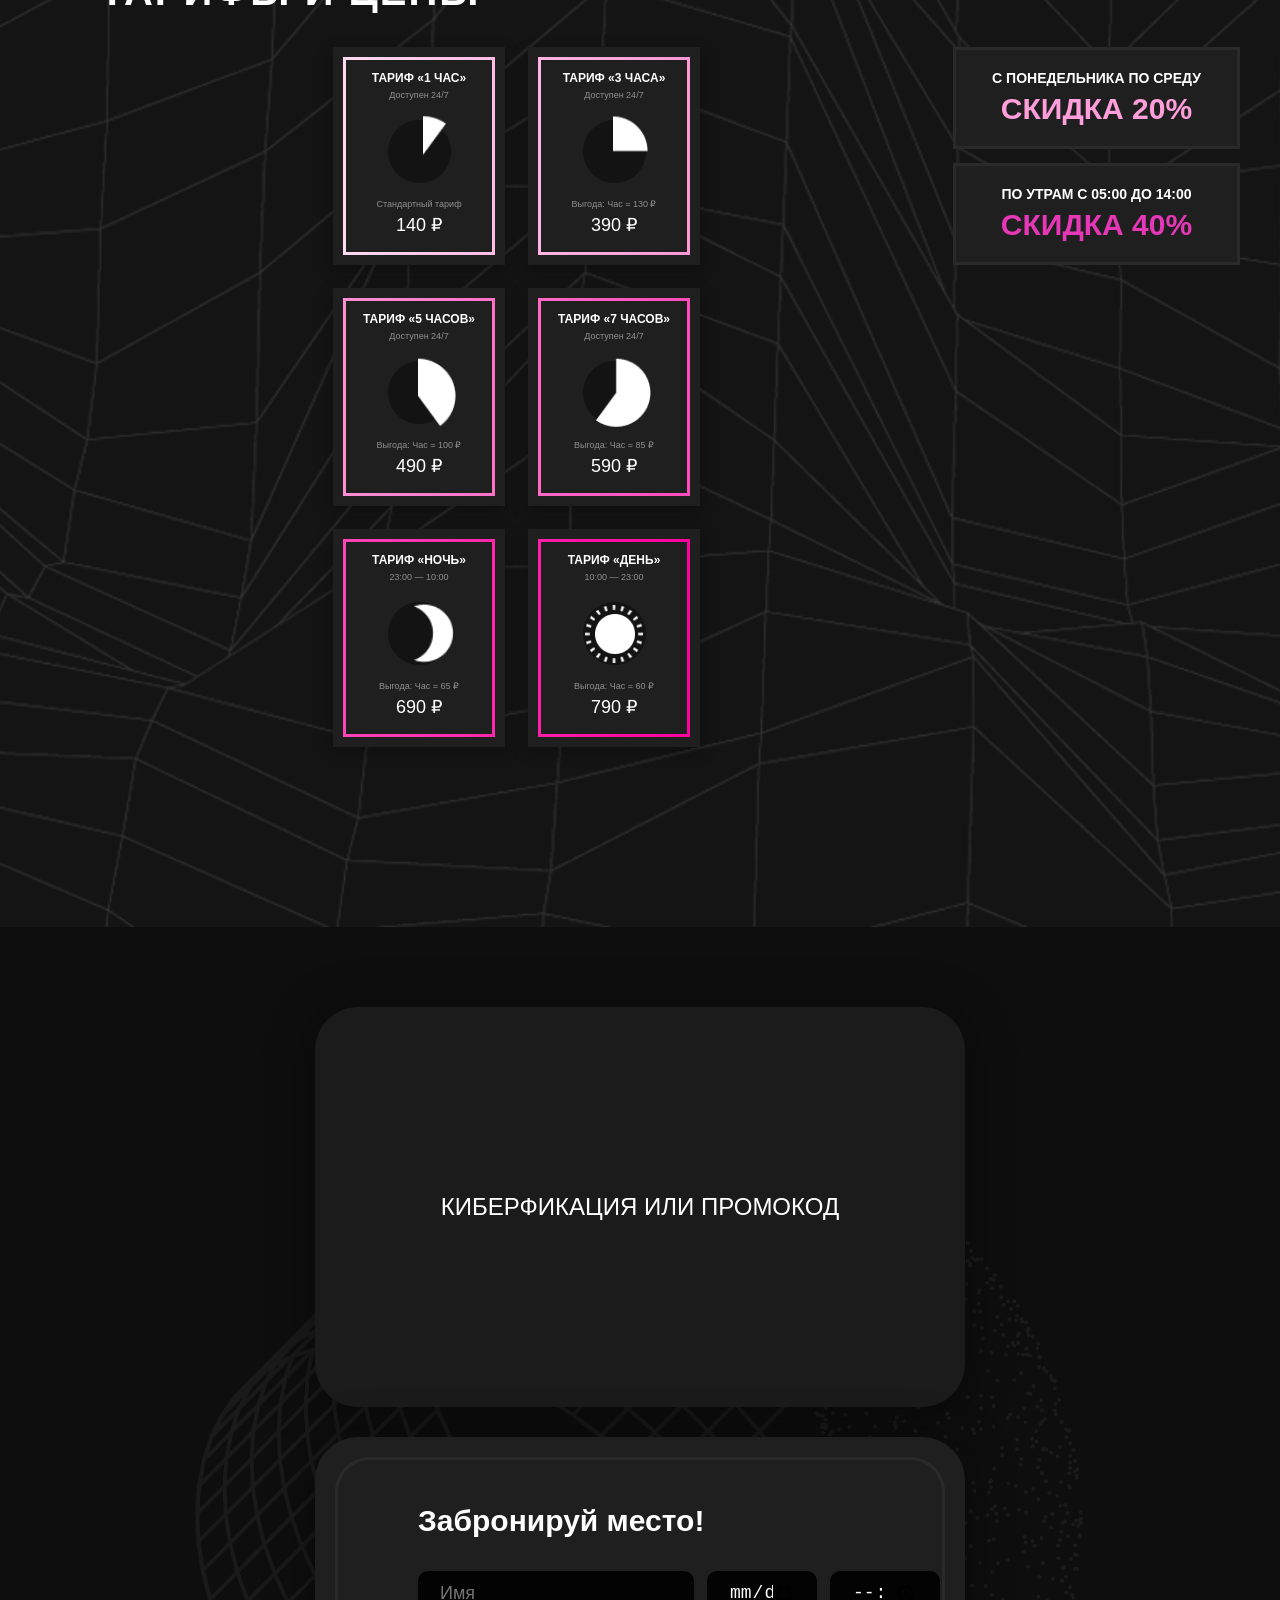
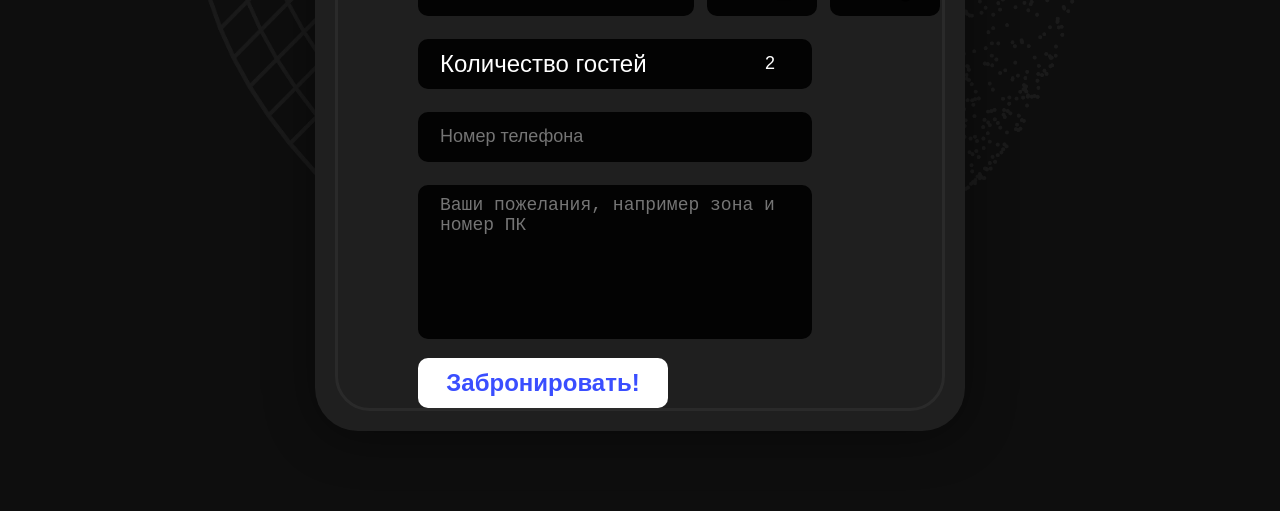
<file: baumanstandart.html>
﻿<!DOCTYPE html>
<html lang="ru">
<head>
    <meta charset="UTF-8">
    <meta name="viewport" content="width=device-width, initial-scale=1.0">
    <title>Зона Стандарт | Кибертека</title>
    <meta name="description" content="Общая зона Стандарт: процессор AMD Ryzen 7 2700X, видеокарта GTX 1080, монитор 27″ 144 Гц. Цена от 140 ₽/час. Бронируйте ПК онлайн.">
    <meta name="keywords" content="зона стандарт киберклуб, пк характеристики, цена компьютера в кибертеке, игровой компьютер аренда">
    <link rel="icon" href="img/icon.svg" type="image/png">
    <link rel="stylesheet" href="css/profprice.css">
    <style>
    * { margin: 0; padding: 0; box-sizing: border-box; }
    .hero-slider {
        width: 100%;
        height: 80vh; 
        position: relative;
        background-color: #000;
    }
    .hero-slider::before {
        content: "";
        position: absolute;
        inset: 0;
        background: rgba(0, 0, 0, 0.22);
        z-index: 3;
        pointer-events: none;
    }
    .hero-slider-indicators {
        position: absolute;
        left: 50%;
        bottom: clamp(18px, 5vw, 41px);
        transform: translateX(-50%);
        display: flex;
        gap: 10px;
        z-index: 4;
        pointer-events: none;
    }
    .hero-slider-indicator {
        width: 10px;
        height: 10px;
        border-radius: 50%;
        border: 1px solid rgba(255, 255, 255, 0.7);
        background: rgba(255, 255, 255, 0.25);
        opacity: 0.75;
        transition: background-color 0.3s ease, opacity 0.3s ease;
    }
    .hero-slider-indicator.active {
        background: rgba(255, 255, 255, 0.95);
        opacity: 1;
    }
    .slide-bg {
        position: absolute;
        top: 0; left: 0;
        width: 100%; height: 100%;
        background-position: center;
        background-repeat: no-repeat;
        background-size: cover;
        transition: opacity 1.5s ease-in-out;
    }
    .slide-1 { background-image: url('img/bbb1.jpg'); z-index: 1; }
    .slide-2 { background-image: url('img/bbb2.jpg'); z-index: 2; opacity: 0; }
    .slide-2.show { opacity: 1; }

    .promo-booking {
        background: rgba(14, 14, 14, 1);
        background-image: url('../img/back1.png'), url('../img/back2.png');
        background-position: left center, right center;
        background-repeat: no-repeat;
        background-size: contain;
        width: 100%;
        min-height: 100vh;
        display: flex;
        justify-content: center;
        align-items: center;
        padding: 80px 20px;
    }

    .promo-flex-container {
        display: flex;
        flex-direction: row;
        flex-wrap: wrap;
        justify-content: center;
        align-items: stretch; 
        gap: 30px;
        width: 100%;
        max-width: 1400px;
    }

    .promo-info-card {
        background: rgba(27, 27, 27, 1);
        box-shadow: 0px 5px 50px 0px rgba(0, 0, 0, 0.4);
        width: 650px; 
        height: 624px;
        display: flex;
        justify-content: center;
        align-items: center;
        border-radius: 43px;
        cursor: pointer;
        transition: all 0.4s ease;
        border: 2px solid transparent;
        margin-top: 0 !important; 
    }

    .promo-info-card:hover {
        transform: translateY(-10px);
        background: rgba(35, 35, 35, 1);
        border-color: rgba(255, 255, 255, 0.1);
    }

    .ps5-right-box {
        margin-top: 0 !important; 
    }

    .ps5-new-form {
        position: relative;
        width: 650px; 
        height: 624px;
        background: rgba(31, 31, 31, 1);
        border-radius: 43px;
        box-shadow: 0px 5px 50px 0px rgba(0, 0, 0, 0.4);
        padding: 20px;
        margin-top: 0 !important; 
    }

    .promo-info__text {
        font-family: 'Inter', sans-serif;
        font-size: 24px; 
        text-align: center;
        text-transform: uppercase;
        color: #fff;
        padding: 0 20px;
    }

    
    @media (max-width: 1345px) {
        .promo-flex-container {
            flex-direction: column;
            align-items: center;
        }

        .promo-info-card, .ps5-new-form {
            width: 100% !important; 
            max-width: 650px; 
            height: auto;
            min-height: 400px;
        }
        
        .promo-info-card {
            height: 250px; 
        }
        
        .ps5-police-container {
            display: none; 
        }
    }

    @media (max-width: 768px) {
        .hero-slider { height: 40vh; }
        .promo-info-card, .ps5-new-form {
            max-width: 100%;
            border-radius: 25px;
        }
        .form-inner-border {
            padding: 0 20px; 
        }
    }
</style>
</head>
<body>

    <div class="hero-slider">
        <div class="slide-bg slide-1"></div>
        <div class="slide-bg slide-2" id="topSlide"></div>
        <div class="hero-slider-indicators" aria-hidden="true">
            <span class="hero-slider-indicator active"></span>
            <span class="hero-slider-indicator"></span>
        </div>
    </div>

    <section class="cyber-zone" onclick="window.location.href='profstandart.html';">
        <div class="cyber-zone__container">
            
            <h1 class="cyber-zone__title">ЗОНА <span class="cyber-zone__title--accent">СТАНДАРТ</span></h1>
            
            <div class="cyber-zone__section">
                <h2 class="cyber-zone__subtitle">ХАРАКТЕРИСТИКИ</h2>
                <div class="specs-grid">
                    <article class="spec-card">
                        <div class="spec-card__inner">
                            <span class="spec-card__label">процессор</span>
                            <span class="spec-card__value">AMD Ryzen 7 2700X</span>
                            <img src="img/price1.png" alt="" class="spec-card__img">
                        </div>
                    </article>
                    <article class="spec-card"><div class="spec-card__inner"><span class="spec-card__label">видеокарта</span><span class="spec-card__value">GeForce GTX 1080</span><img src="img/price2.png" alt="" class="spec-card__img"></div></article>
                    <article class="spec-card"><div class="spec-card__inner"><span class="spec-card__label">память</span><span class="spec-card__value">DDR4 16GB</span><img src="img/price3.png" alt="" class="spec-card__img"></div></article>
                    <article class="spec-card"><div class="spec-card__inner"><span class="spec-card__label">накопитель</span><span class="spec-card__value">NVMe SSD</span><img src="img/price4.png" alt="" class="spec-card__img"></div></article>
                    <article class="spec-card"><div class="spec-card__inner"><span class="spec-card__label">монитор</span><span class="spec-card__value">27" 144Hz</span><img src="img/price5.png" alt="" class="spec-card__img"></div></article>
                    <article class="spec-card"><div class="spec-card__inner"><span class="spec-card__label">клавиатура</span><span class="spec-card__value">Gamidas Hermes E2</span><img src="img/price6.png" alt="" class="spec-card__img"></div></article>
                    <article class="spec-card"><div class="spec-card__inner"><span class="spec-card__label">мышка</span><span class="spec-card__value">Logitech G403</span><img src="img/price7.png" alt="" class="spec-card__img"></div></article>
                    <article class="spec-card"><div class="spec-card__inner"><span class="spec-card__label">наушники</span><span class="spec-card__value">Corsair HS50</span><img src="img/price8.png" alt="" class="spec-card__img"></div></article>
                </div>
            </div>

            <div class="cyber-zone__section">
                <h2 class="cyber-zone__subtitle cyber-zone__subtitle--tariffs">ТАРИФЫ И ЦЕНЫ</h2>
                <div class="tariffs-layout">
                    
                    <div class="tariffs-grid">
                        <article class="tariff-card">
                            <div class="tariff-card__border">
                                <h3 class="tariff-card__name">Тариф «1 Час»</h3>
                                <p class="tariff-card__desc">Доступен 24/7</p>
                                <div class="tariff-card__visual">
                                    <img src="img/Ellipse9.png" class="tariff-card__bg-circle" alt="">
                                    <img src="img/Ellipse1.png" class="tariff-card__overlay-circle tariff-card__overlay-circle--1" alt="">
                                </div>
                                <p class="tariff-card__benefit">Стандартный тариф</p>
                                <p class="tariff-card__price">140 ₽</p>
                            </div>
                        </article>

                        <article class="tariff-card">
                            <div class="tariff-card__border">
                                <h3 class="tariff-card__name">Тариф «3 Часа»</h3>
                                <p class="tariff-card__desc">Доступен 24/7</p>
                                <div class="tariff-card__visual">
                                    <img src="img/Ellipse9.png" class="tariff-card__bg-circle" alt="">
                                    <img src="img/Ellipse2.png" class="tariff-card__overlay-circle tariff-card__overlay-circle--2" alt="">
                                </div>
                                <p class="tariff-card__benefit">Выгода: Час = 130 ₽</p>
                                <p class="tariff-card__price">390 ₽</p>
                            </div>
                        </article>

                        <article class="tariff-card">
                            <div class="tariff-card__border">
                                <h3 class="tariff-card__name">Тариф «5 Часов»</h3>
                                <p class="tariff-card__desc">Доступен 24/7</p>
                                <div class="tariff-card__visual">
                                    <img src="img/Ellipse9.png" class="tariff-card__bg-circle" alt="">
                                    <img src="img/Ellipse3.png" class="tariff-card__overlay-circle tariff-card__overlay-circle--3" alt="">
                                </div>
                                <p class="tariff-card__benefit">Выгода: Час = 100 ₽</p>
                                <p class="tariff-card__price">490 ₽</p>
                            </div>
                        </article>

                        <article class="tariff-card">
                            <div class="tariff-card__border">
                                <h3 class="tariff-card__name">Тариф «7 Часов»</h3>
                                <p class="tariff-card__desc">Доступен 24/7</p>
                                <div class="tariff-card__visual">
                                    <img src="img/Ellipse9.png" class="tariff-card__bg-circle" alt="">
                                    <img src="img/Ellipse4.png" class="tariff-card__overlay-circle tariff-card__overlay-circle--4" alt="">
                                </div>
                                <p class="tariff-card__benefit">Выгода: Час = 85 ₽</p>
                                <p class="tariff-card__price">590 ₽</p>
                            </div>
                        </article>

                        <article class="tariff-card">
                            <div class="tariff-card__border">
                                <h3 class="tariff-card__name">Тариф «Ночь»</h3>
                                <p class="tariff-card__desc">23:00 — 10:00</p>
                                <div class="tariff-card__visual">
                                    <img src="img/Ellipse9.png" class="tariff-card__bg-circle" alt="">
                                    <img src="img/Ellipse5.png" class="tariff-card__overlay-circle tariff-card__overlay-circle--5" alt="">
                                </div>
                                <p class="tariff-card__benefit">Выгода: Час = 65 ₽</p>
                                <p class="tariff-card__price">690 ₽</p>
                            </div>
                        </article>

                        <article class="tariff-card">
                            <div class="tariff-card__border">
                                <h3 class="tariff-card__name">Тариф «День»</h3>
                                <p class="tariff-card__desc">10:00 — 23:00</p>
                                <div class="tariff-card__visual">
                                    <img src="img/Ellipse9.png" class="tariff-card__bg-circle" alt="">
                                    <img src="img/Ellipse8.png" class="tariff-card__overlay-circle tariff-card__overlay-circle--6" alt="">
                                    <img src="img/elipse88.png" class="tariff-card__extra-icon tariff-card__extra-icon--sun" alt="">
                                </div>
                                <p class="tariff-card__benefit">Выгода: Час = 60 ₽</p>
                                <p class="tariff-card__price">790 ₽</p>
                            </div>
                        </article>
                    </div>

                    <aside class="promos-sidebar">
                        <div class="promo-item">
                            <p class="promo-item__text">С понедельника по среду</p>
                            <p class="promo-item__value vv2">СКИДКА 20%</p>
                        </div>
                        <div class="promo-item">
                            <p class="promo-item__text">По утрам с 05:00 до 14:00</p>
                            <p class="promo-item__value vv3">СКИДКА 40%</p>
                        </div>
                    </aside>

                </div>
            </div>

        </div>
    </section>
    <section class="promo-booking">
    <div class="promo-flex-container">
        
        <div class="promo-info-card">
            <span class="promo-info__text">Киберфикация или промокод</span>
        </div>

        <div class="ps5-right-box">
            <div class="ps5-new-form">
                <div class="form-inner-border">
                    <h2 class="ps5-form-title">Забронируй место!</h2>
                    <form class="booking-popup__form">
                        <div class="form__firststroke">
                            <input type="text" placeholder="Имя" class="name">
                            <input type="date" class="date">
                            <input type="time" class="time">
                        </div>
                        <div class="form__secondstroke">
                            <div class="secondstroke_placeholder">
                                <span>Количество гостей</span>
                                <input class="number" type="number" value="2" min="1" max="10">
                            </div>
                        </div>
                        <div class="thirth__stroke">
                            <input type="tel" class="phonenumber" placeholder="Номер телефона">
                        </div>
                        <div class="fourth__stroke">
                            <textarea class="areaha" placeholder="Ваши пожелания, например зона и номер ПК"></textarea>
                        </div>
                        <button type="submit" class="booking-popup__btn">Забронировать!</button>
                    </form>
                </div>
                <div class="ps5-police-container">
                    <img src="img/armor.png" class="ps5-armor">
                    <img src="img/helmet.png" class="ps5-helmet">
                </div>
            </div>
        </div>

    </div>
</section>
    <script src="js/backgroundslider.js" defer></script>
    <script src="js/profprice-reveal.js" defer></script>
    <script src="js/CeoOptimization.js" defer></script>
</body>
</html>
</file>
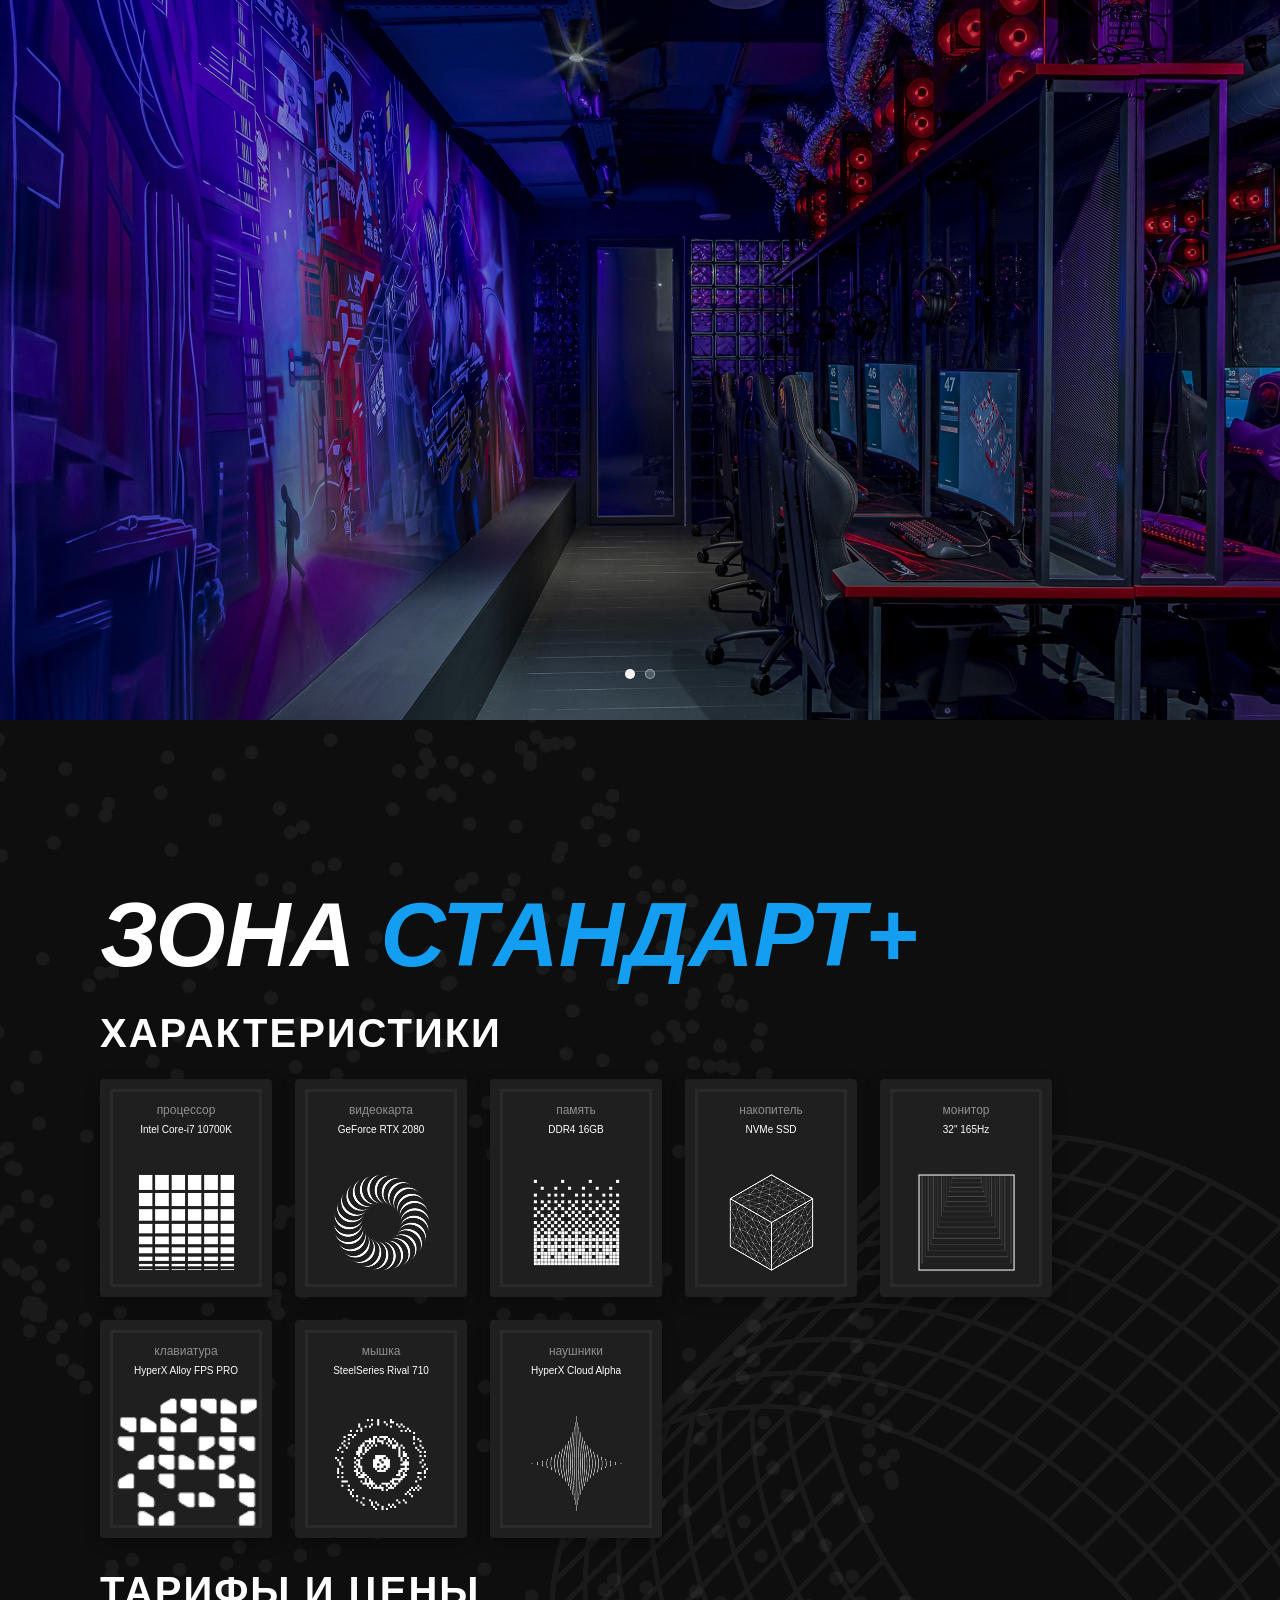
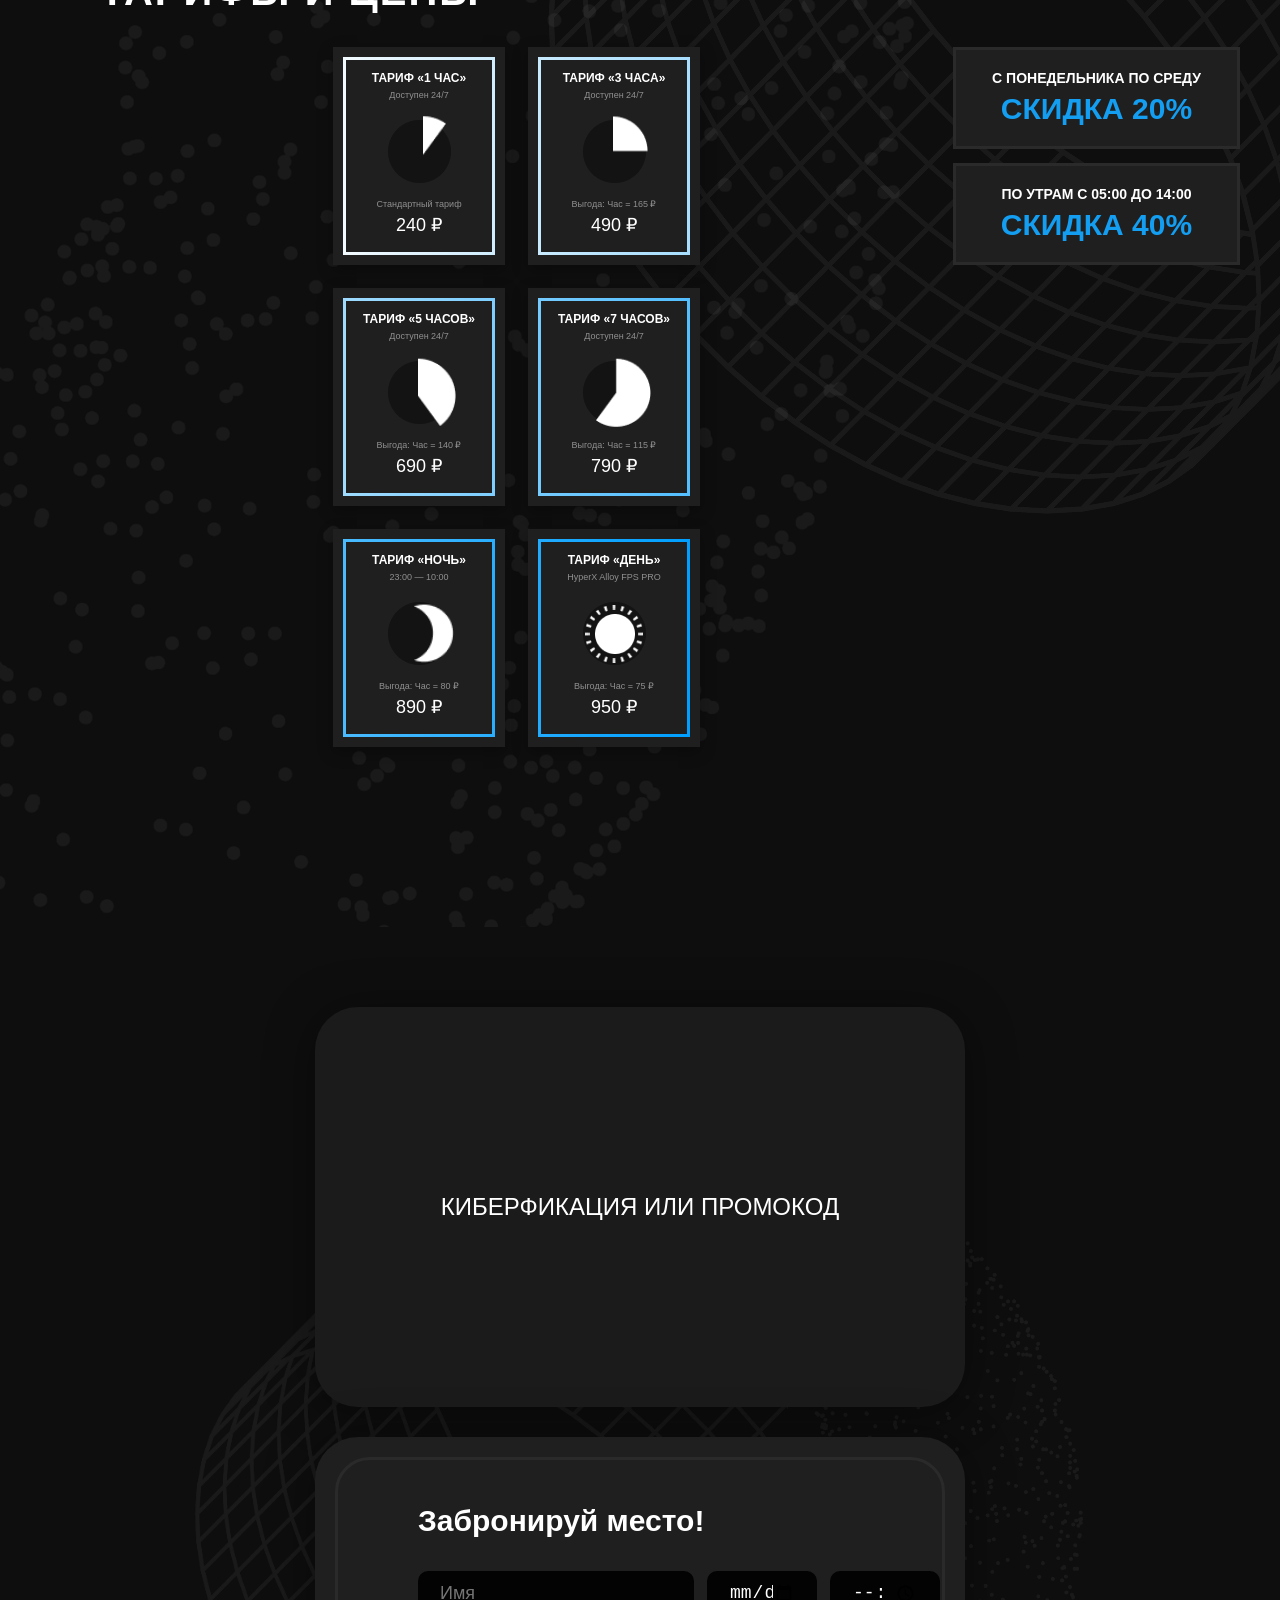
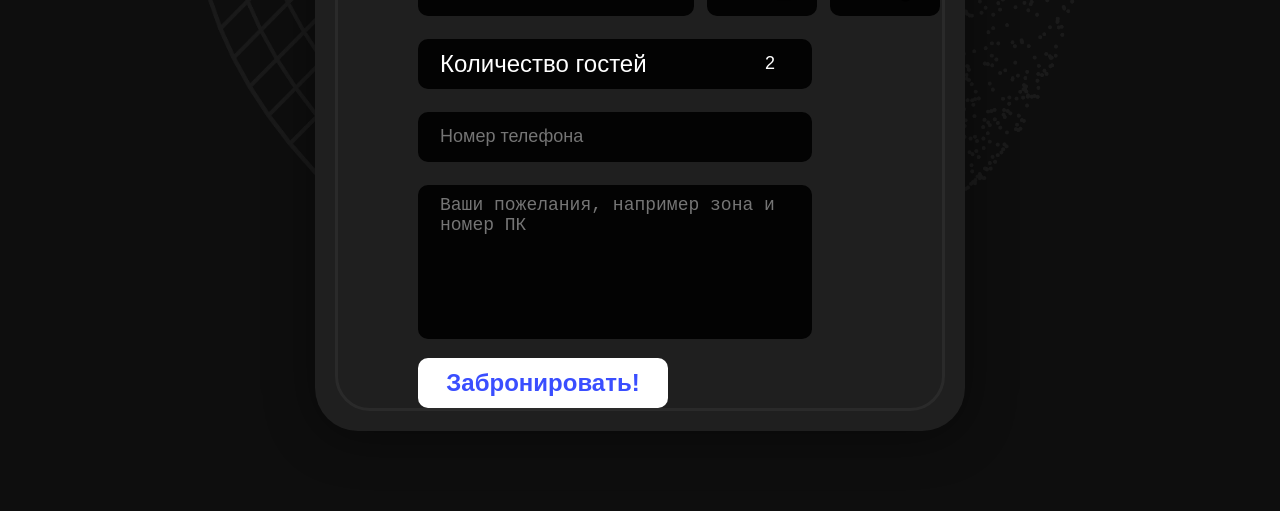
<file: baumanstandartplus.html>
﻿<!DOCTYPE html>
<html lang="ru">
<head>
    <meta charset="UTF-8">
    <meta name="viewport" content="width=device-width, initial-scale=1.0">
    <title>Зона Стандарт | Кибертека</title>
    <meta name="description" content="Зона Стандарт+: Intel Core i7-10700K, RTX 2080, монитор 32″ 165 Гц. Тарифы от 240 ₽/час. Идеально для киберспорта.">
    <meta name="keywords" content="стандарт плюс киберклуб, мощные компьютеры аренда, лучшие места в компьютерном клубе">
    <link rel="icon" href="img/icon.svg" type="image/png">
    <link rel="stylesheet" href="css/profprice.css">
    <style>
    * { margin: 0; padding: 0; box-sizing: border-box; }
    .hero-slider {
        width: 100%;
        height: 80vh; 
        position: relative;
        background-color: #000;
    }
    .hero-slider::before {
        content: "";
        position: absolute;
        inset: 0;
        background: rgba(0, 0, 0, 0.22);
        z-index: 3;
        pointer-events: none;
    }
    .hero-slider-indicators {
        position: absolute;
        left: 50%;
        bottom: clamp(18px, 5vw, 41px);
        transform: translateX(-50%);
        display: flex;
        gap: 10px;
        z-index: 4;
        pointer-events: none;
    }
    .hero-slider-indicator {
        width: 10px;
        height: 10px;
        border-radius: 50%;
        border: 1px solid rgba(255, 255, 255, 0.7);
        background: rgba(255, 255, 255, 0.25);
        opacity: 0.75;
        transition: background-color 0.3s ease, opacity 0.3s ease;
    }
    .hero-slider-indicator.active {
        background: rgba(255, 255, 255, 0.95);
        opacity: 1;
    }
    .slide-bg {
        position: absolute;
        top: 0; left: 0;
        width: 100%; height: 100%;
        background-position: center;
        background-repeat: no-repeat;
        background-size: cover;
        transition: opacity 1.5s ease-in-out;
    }
    .slide-1 { background-image: url('img/bb3.jpg'); z-index: 1; }
    .slide-2 { background-image: url('img/bb4.jpg'); z-index: 2; opacity: 0; }
    .slide-2.show { opacity: 1; }

    .promo-booking {
        background: rgba(14, 14, 14, 1);
        background-image: url('../img/back1.png'), url('../img/back2.png');
        background-position: left center, right center;
        background-repeat: no-repeat;
        background-size: contain;
        width: 100%;
        min-height: 100vh;
        display: flex;
        justify-content: center;
        align-items: center;
        padding: 80px 20px;
    }

    .promo-flex-container {
        display: flex;
        flex-direction: row;
        flex-wrap: wrap;
        justify-content: center;
        align-items: stretch; 
        gap: 30px;
        width: 100%;
        max-width: 1400px;
    }

    .promo-info-card {
        background: rgba(27, 27, 27, 1);
        box-shadow: 0px 5px 50px 0px rgba(0, 0, 0, 0.4);
        width: 650px; 
        height: 624px;
        display: flex;
        justify-content: center;
        align-items: center;
        border-radius: 43px;
        cursor: pointer;
        transition: all 0.4s ease;
        border: 2px solid transparent;
        margin-top: 0 !important; 
    }

    .promo-info-card:hover {
        transform: translateY(-10px);
        background: rgba(35, 35, 35, 1);
        border-color: rgba(255, 255, 255, 0.1);
    }

    .ps5-right-box {
        margin-top: 0 !important; 
    }

    .ps5-new-form {
        position: relative;
        width: 650px; 
        height: 624px;
        background: rgba(31, 31, 31, 1);
        border-radius: 43px;
        box-shadow: 0px 5px 50px 0px rgba(0, 0, 0, 0.4);
        padding: 20px;
        margin-top: 0 !important; 
    }

    .promo-info__text {
        font-family: 'Inter', sans-serif;
        font-size: 24px; 
        text-align: center;
        text-transform: uppercase;
        color: #fff;
        padding: 0 20px;
    }

    
    @media (max-width: 1345px) {
        .promo-flex-container {
            flex-direction: column;
            align-items: center;
        }

        .promo-info-card, .ps5-new-form {
            width: 100% !important; 
            max-width: 650px; 
            height: auto;
            min-height: 400px;
        }
        
        .promo-info-card {
            height: 250px; 
        }
        
        .ps5-police-container {
            display: none; 
        }
    }

    @media (max-width: 768px) {
        .hero-slider { height: 40vh; }
        .promo-info-card, .ps5-new-form {
            max-width: 100%;
            border-radius: 25px;
        }
        .form-inner-border {
            padding: 0 20px; 
        }
    }
</style>
</head>
<body>

    <div class="hero-slider">
        <div class="slide-bg slide-1"></div>
        <div class="slide-bg slide-2" id="topSlide"></div>
        <div class="hero-slider-indicators" aria-hidden="true">
            <span class="hero-slider-indicator active"></span>
            <span class="hero-slider-indicator"></span>
        </div>
    </div>

    <section class="cyber-zone cyber-zone--plus" onclick="window.location.href='profstandart.html';" >

    <div class="cyber-zone__container">
        
        <h1 class="cyber-zone__title">ЗОНА <span class="cyber-zone__title--accent">СТАНДАРТ+</span></h1>
        
        <div class="cyber-zone__section">
            <h2 class="cyber-zone__subtitle">ХАРАКТЕРИСТИКИ</h2>
            <div class="specs-grid">
                <article class="spec-card">
                    <div class="spec-card__inner">
                        <span class="spec-card__label">процессор</span>
                        <span class="spec-card__value">Intel Core-i7 10700K</span>
                        <img src="img/price1.png" alt="" class="spec-card__img">
                    </div>
                </article>
                <article class="spec-card"><div class="spec-card__inner"><span class="spec-card__label">видеокарта</span><span class="spec-card__value">GeForce RTX 2080</span><img src="img/price2.png" alt="" class="spec-card__img"></div></article>
                <article class="spec-card"><div class="spec-card__inner"><span class="spec-card__label">память</span><span class="spec-card__value">DDR4 16GB</span><img src="img/price3.png" alt="" class="spec-card__img"></div></article>
                <article class="spec-card"><div class="spec-card__inner"><span class="spec-card__label">накопитель</span><span class="spec-card__value">NVMe SSD</span><img src="img/price4.png" alt="" class="spec-card__img"></div></article>
                <article class="spec-card"><div class="spec-card__inner"><span class="spec-card__label">монитор</span><span class="spec-card__value">32" 165Hz</span><img src="img/price5.png" alt="" class="spec-card__img"></div></article>
                <article class="spec-card"><div class="spec-card__inner"><span class="spec-card__label">клавиатура</span><span class="spec-card__value">HyperX Alloy FPS PRO</span><img src="img/price6.png" alt="" class="spec-card__img"></div></article>
                <article class="spec-card"><div class="spec-card__inner"><span class="spec-card__label">мышка</span><span class="spec-card__value">SteelSeries Rival 710</span><img src="img/price7.png" alt="" class="spec-card__img"></div></article>
                <article class="spec-card"><div class="spec-card__inner"><span class="spec-card__label">наушники</span><span class="spec-card__value">HyperX Cloud Alpha</span><img src="img/price8.png" alt="" class="spec-card__img"></div></article>
            </div>
        </div>

        <div class="cyber-zone__section">
            <h2 class="cyber-zone__subtitle cyber-zone__subtitle--tariffs">ТАРИФЫ И ЦЕНЫ</h2>
            <div class="tariffs-layout">
                <div class="tariffs-grid">
                    <article class="tariff-card">
                        <div class="tariff-card__border tariff-card__border--plus">
                            <h3 class="tariff-card__name">Тариф «1 Час»</h3>
                            <p class="tariff-card__desc">Доступен 24/7</p>
                            <div class="tariff-card__visual">
                                <img src="img/Ellipse9.png" class="tariff-card__bg-circle" alt="">
                                <img src="img/Ellipse1.png" class="tariff-card__overlay-circle tariff-card__overlay-circle--1" alt="">
                            </div>
                            <p class="tariff-card__benefit">Стандартный тариф</p>
                            <p class="tariff-card__price">240 ₽</p>
                        </div>
                    </article>
                    <article class="tariff-card">
                        <div class="tariff-card__border tariff-card__border--plus">
                            <h3 class="tariff-card__name">Тариф «3 Часа»</h3>
                            <p class="tariff-card__desc">Доступен 24/7</p>
                            <div class="tariff-card__visual"><img src="img/Ellipse9.png" class="tariff-card__bg-circle"><img src="img/Ellipse2.png" class="tariff-card__overlay-circle tariff-card__overlay-circle--2"></div>
                            <p class="tariff-card__benefit">Выгода: Час = 165 ₽</p>
                            <p class="tariff-card__price">490 ₽</p>
                        </div>
                    </article>
                    <article class="tariff-card">
                        <div class="tariff-card__border tariff-card__border--plus">
                            <h3 class="tariff-card__name">Тариф «5 Часов»</h3>
                            <p class="tariff-card__desc">Доступен 24/7</p>
                            <div class="tariff-card__visual"><img src="img/Ellipse9.png" class="tariff-card__bg-circle"><img src="img/Ellipse3.png" class="tariff-card__overlay-circle tariff-card__overlay-circle--3"></div>
                            <p class="tariff-card__benefit">Выгода: Час = 140 ₽</p>
                            <p class="tariff-card__price">690 ₽</p>
                        </div>
                    </article>
                    <article class="tariff-card">
                        <div class="tariff-card__border tariff-card__border--plus">
                            <h3 class="tariff-card__name">Тариф «7 Часов»</h3>
                            <p class="tariff-card__desc">Доступен 24/7</p>
                            <div class="tariff-card__visual"><img src="img/Ellipse9.png" class="tariff-card__bg-circle"><img src="img/Ellipse4.png" class="tariff-card__overlay-circle tariff-card__overlay-circle--4"></div>
                            <p class="tariff-card__benefit">Выгода: Час = 115 ₽</p>
                            <p class="tariff-card__price">790 ₽</p>
                        </div>
                    </article>
                    <article class="tariff-card">
                        <div class="tariff-card__border tariff-card__border--plus">
                            <h3 class="tariff-card__name">Тариф «Ночь»</h3>
                            <p class="tariff-card__desc">23:00 — 10:00</p>
                            <div class="tariff-card__visual"><img src="img/Ellipse9.png" class="tariff-card__bg-circle"><img src="img/Ellipse5.png" class="tariff-card__overlay-circle tariff-card__overlay-circle--5"></div>
                            <p class="tariff-card__benefit">Выгода: Час = 80 ₽</p>
                            <p class="tariff-card__price">890 ₽</p>
                        </div>
                    </article>
                    <article class="tariff-card">
                        <div class="tariff-card__border tariff-card__border--plus">
                            <h3 class="tariff-card__name">Тариф «День»</h3>
                            <p class="tariff-card__desc">HyperX Alloy FPS PRO</p>
                            <div class="tariff-card__visual">
                                <img src="img/Ellipse9.png" class="tariff-card__bg-circle">
                                <img src="img/Ellipse8.png" class="tariff-card__overlay-circle tariff-card__overlay-circle--6">
                                <img src="img/elipse88.png" class="tariff-card__extra-icon tariff-card__extra-icon--sun">
                            </div>
                            <p class="tariff-card__benefit">Выгода: Час = 75 ₽</p>
                            <p class="tariff-card__price">950 ₽</p>
                        </div>
                    </article>
                </div>

                <aside class="promos-sidebar">
                    <div class="promo-item">
                        <p class="promo-item__text">С понедельника по среду</p>
                        <p class="promo-item__value vv--blue">СКИДКА 20%</p>
                    </div>
                    <div class="promo-item">
                        <p class="promo-item__text">По утрам с 05:00 до 14:00</p>
                        <p class="promo-item__value vv--blue">СКИДКА 40%</p>
                    </div>
                </aside>
            </div>
        </div>
    </div>
</section>
    <section class="promo-booking">
    <div class="promo-flex-container">
        
        <div class="promo-info-card">
            <span class="promo-info__text">Киберфикация или промокод</span>
        </div>

        <div class="ps5-right-box">
            <div class="ps5-new-form">
                <div class="form-inner-border">
                    <h2 class="ps5-form-title">Забронируй место!</h2>
                    <form class="booking-popup__form">
                        <div class="form__firststroke">
                            <input type="text" placeholder="Имя" class="name">
                            <input type="date" class="date">
                            <input type="time" class="time">
                        </div>
                        <div class="form__secondstroke">
                            <div class="secondstroke_placeholder">
                                <span>Количество гостей</span>
                                <input class="number" type="number" value="2" min="1" max="10">
                            </div>
                        </div>
                        <div class="thirth__stroke">
                            <input type="tel" class="phonenumber" placeholder="Номер телефона">
                        </div>
                        <div class="fourth__stroke">
                            <textarea class="areaha" placeholder="Ваши пожелания, например зона и номер ПК"></textarea>
                        </div>
                        <button type="submit" class="booking-popup__btn">Забронировать!</button>
                    </form>
                </div>
                <div class="ps5-police-container">
                    <img src="img/armor.png" class="ps5-armor">
                    <img src="img/helmet.png" class="ps5-helmet">
                </div>
            </div>
        </div>

    </div>
</section>
    <script src="js/backgroundslider.js" defer></script>
    <script src="js/profprice-reveal.js" defer></script>
    <script src="js/CeoOptimization.js" defer></script>
</body>
</html>
</file>
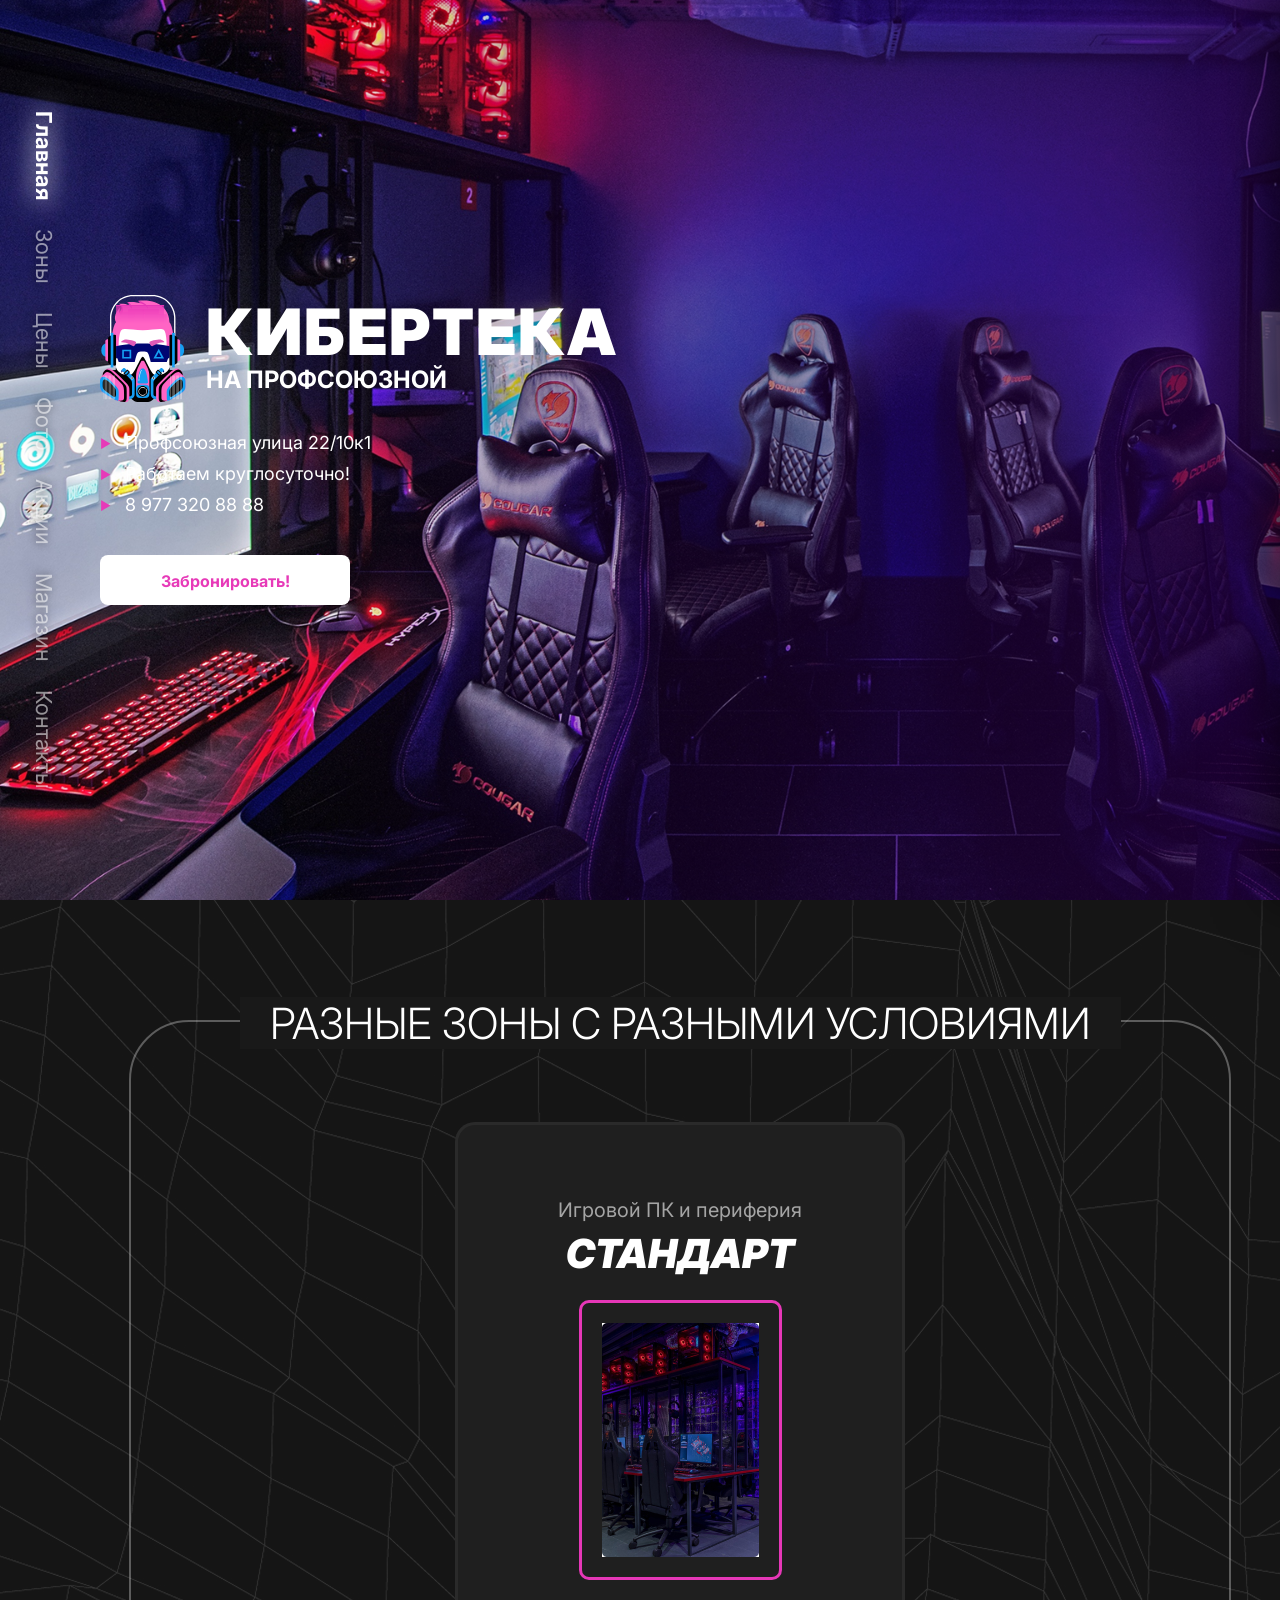
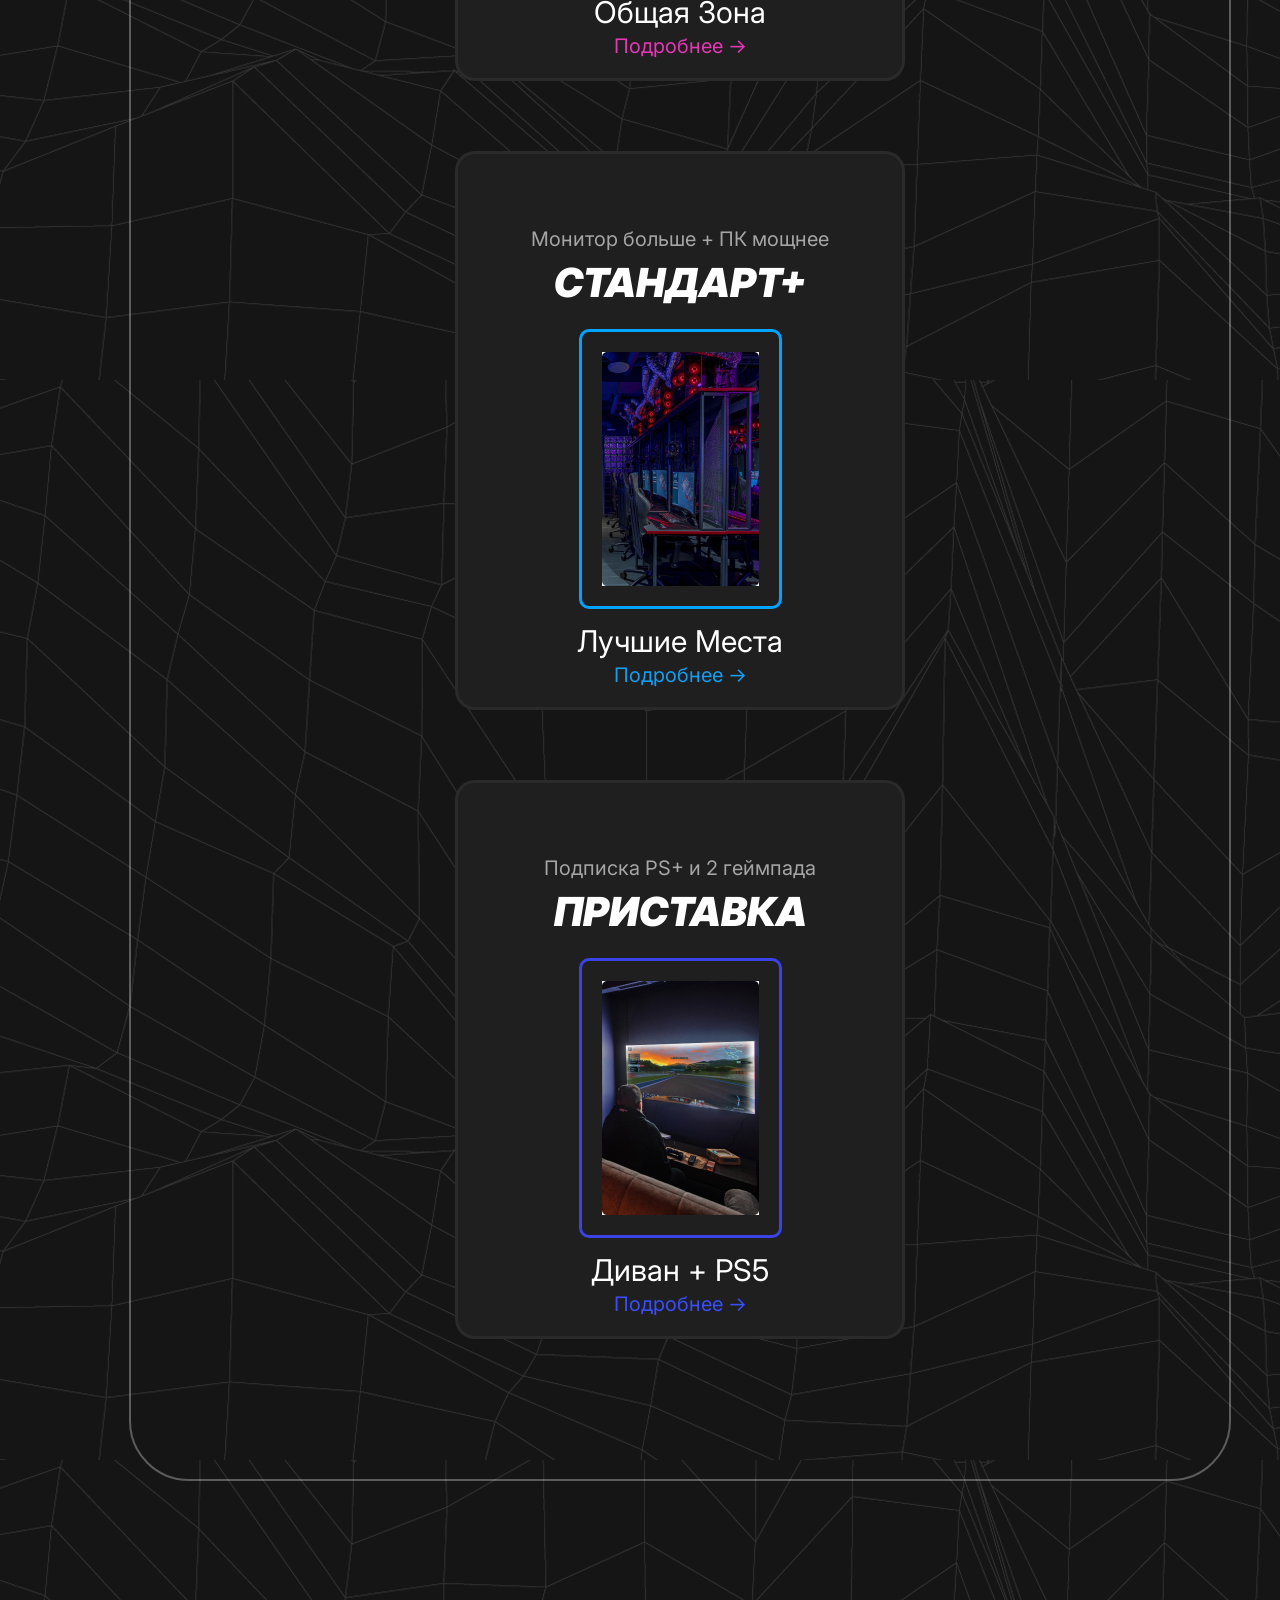
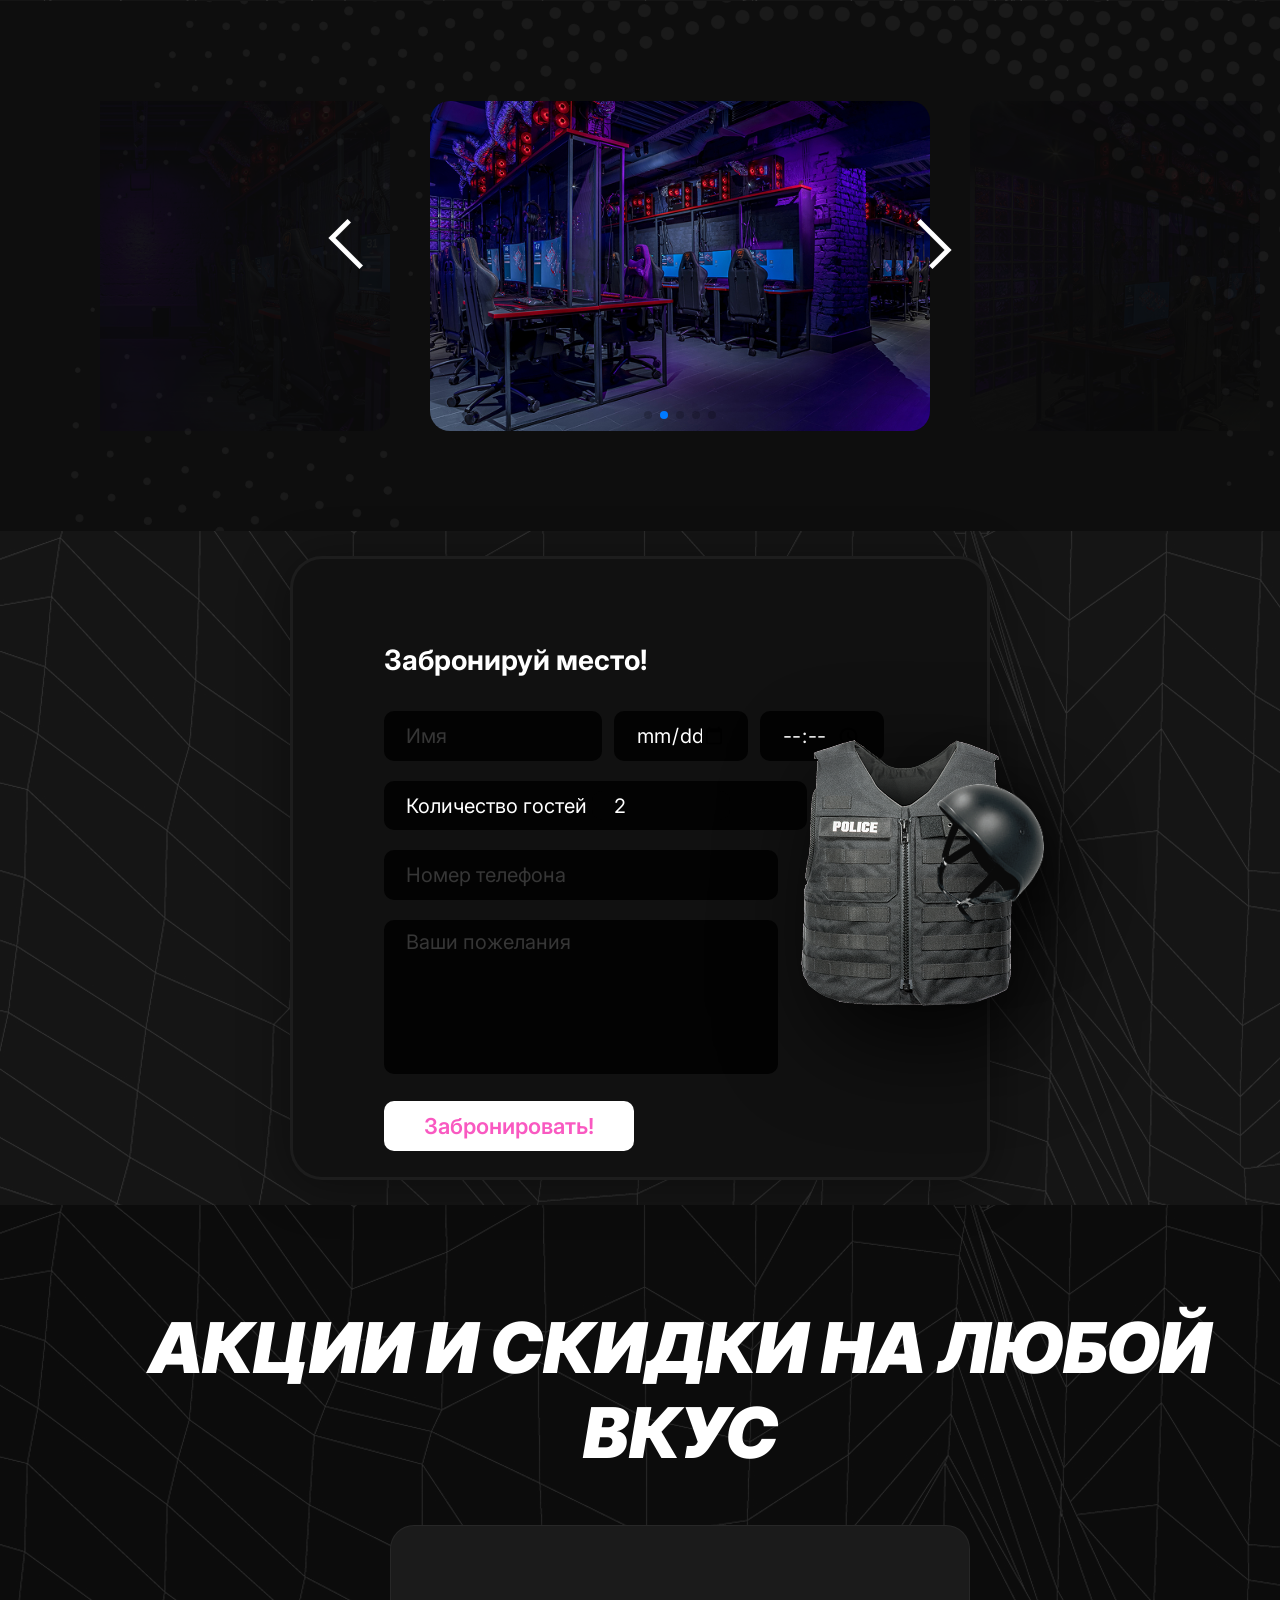
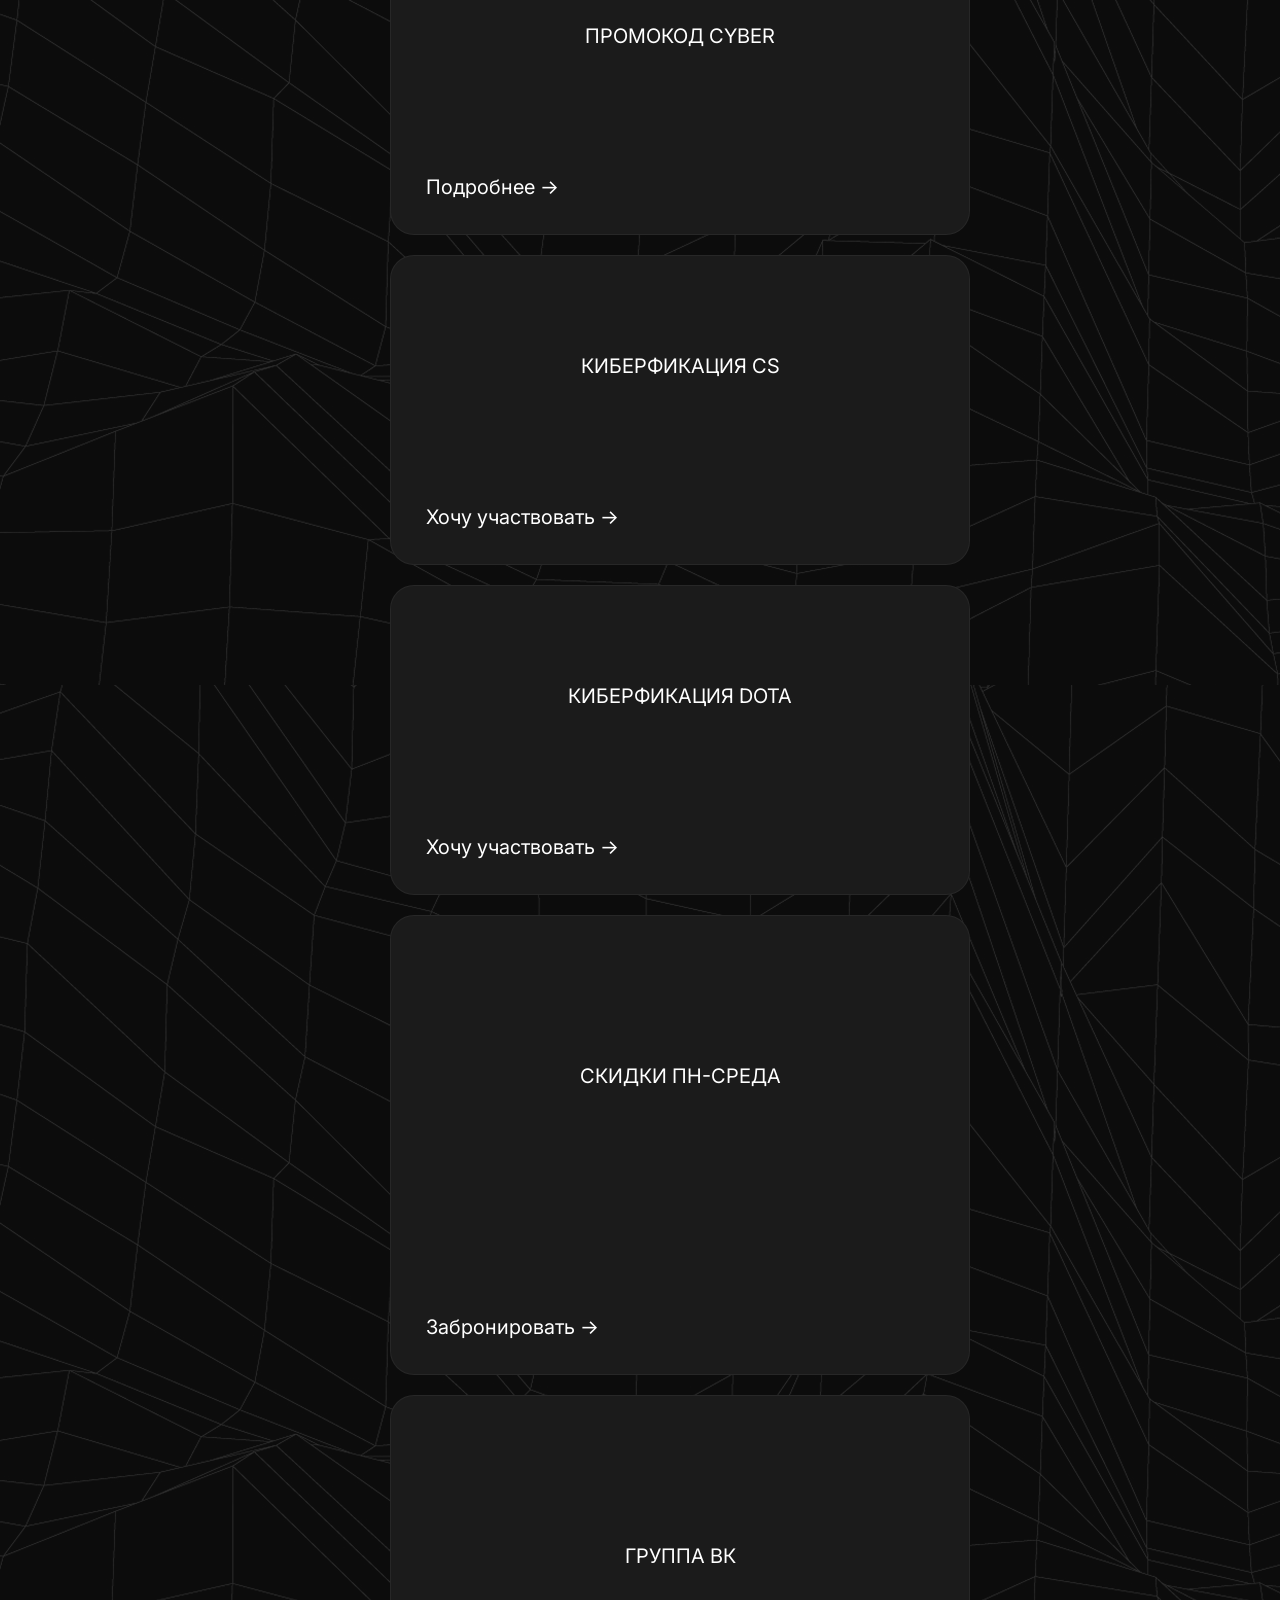
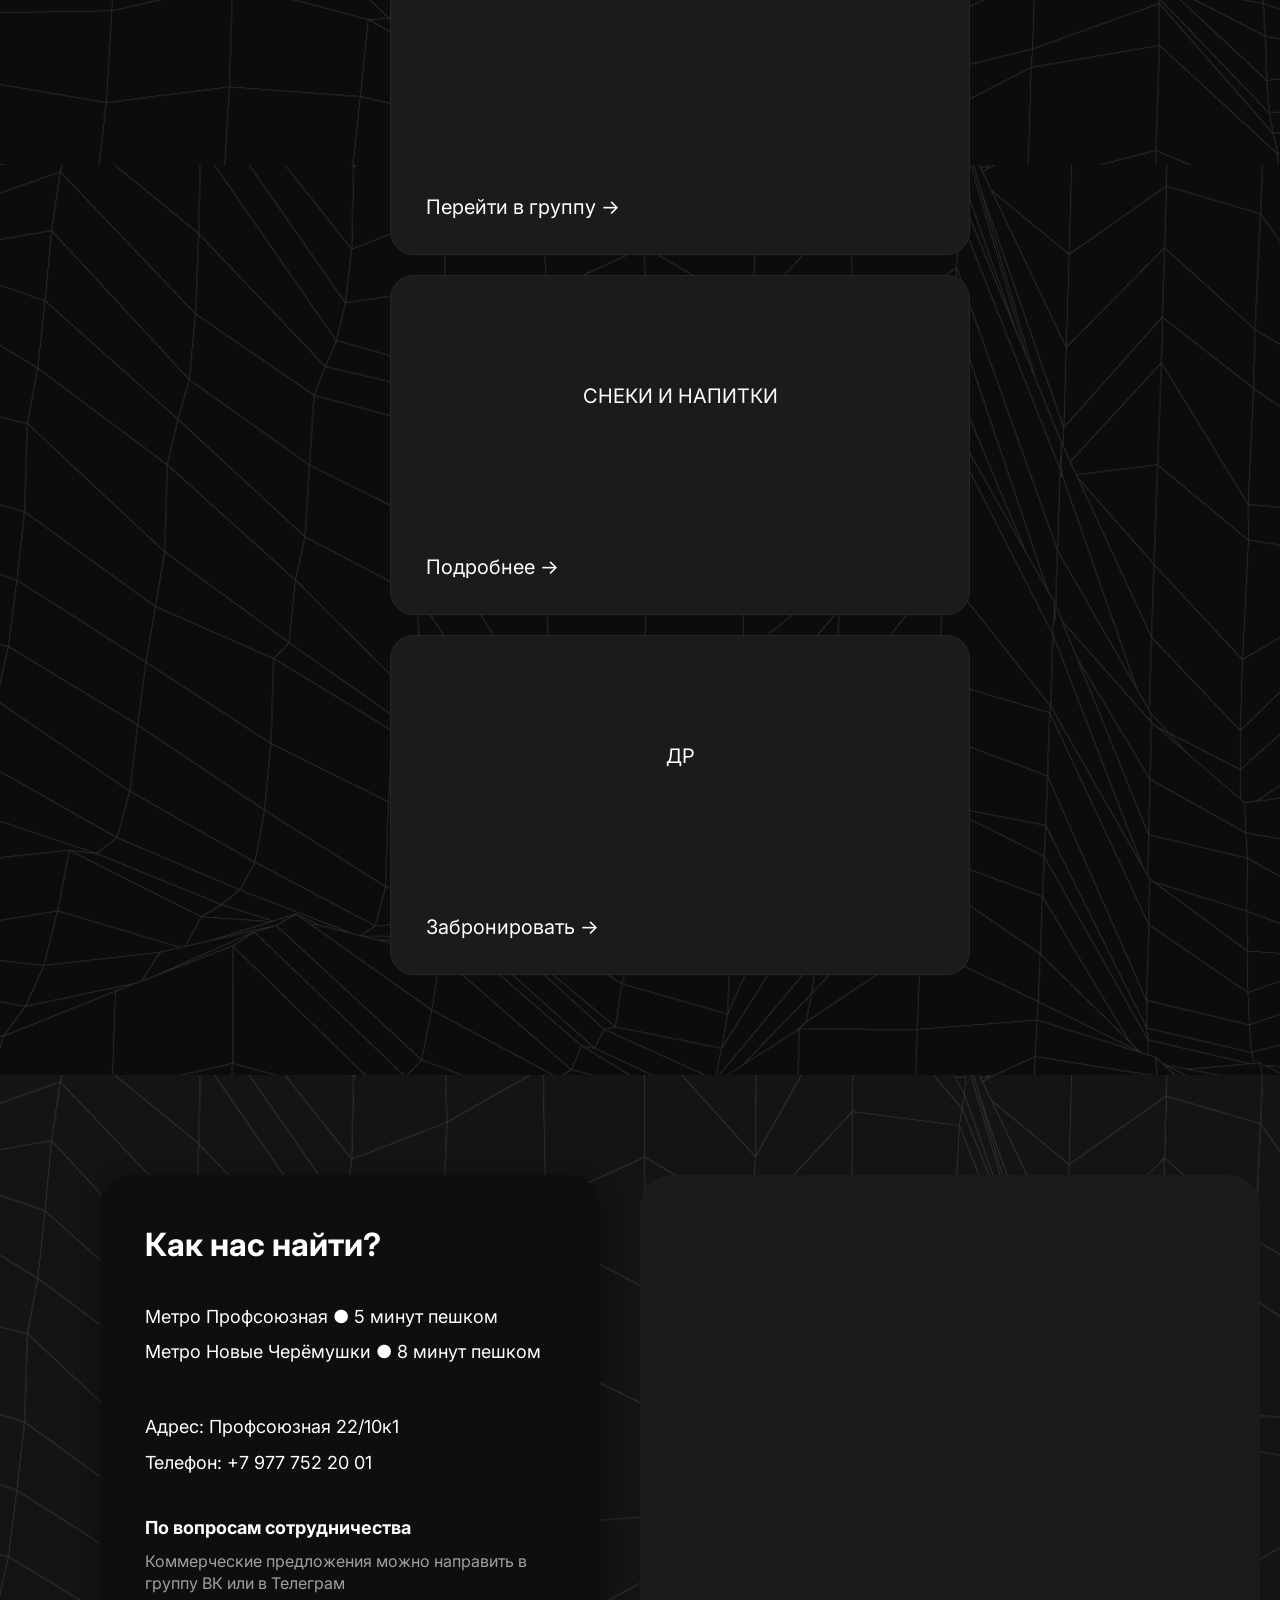
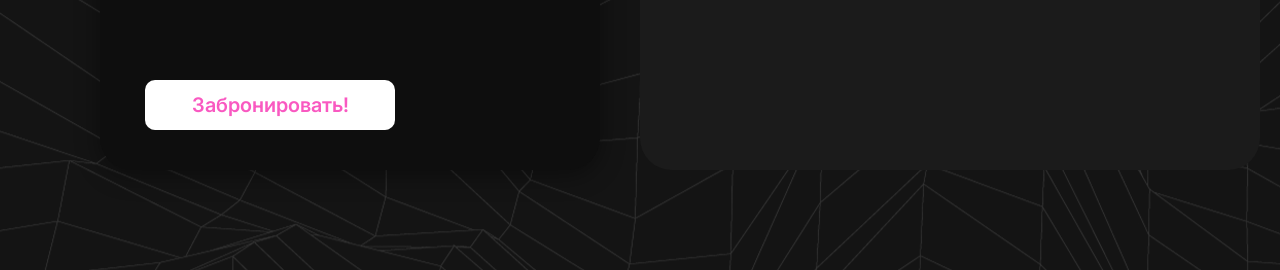
<file: profsouz.html>
﻿<!DOCTYPE html>
<html lang="ru">
<head>
    <meta charset="UTF-8">
    <meta name="viewport" content="width=device-width, initial-scale=1.0">
    <title>КИБЕРТЕКА | Профсоюзная</title>
    <meta name="description" content="Компьютерный клуб на Профсоюзной улице 22/10к1. Зоны Стандарт, Стандарт+, Boot Camp, PS5. Цены от 140 ₽/час. Бронируйте ПК 24/7.">
    <meta name="keywords" content="киберклуб Профсоюзная, компьютерный клуб метро Профсоюзная, аренда ПК Профсоюзная, кибертека профсоюзная">
    <meta name="robots" content="index, follow">
    <link rel="canonical" href="https://cyberteka.ru/profsouz.html">
    <link rel="preconnect" href="https://fonts.googleapis.com">
    <link rel="preconnect" href="https://fonts.gstatic.com" crossorigin>
    <link href="https://fonts.googleapis.com/css2?family=Inter:ital,opsz,wght@0,14..32,100..900;1,14..32,100..900&display=swap" rel="stylesheet">
    <link rel="icon" href="img/icon.svg" type="image/png">
    <link rel="stylesheet" href="css/main-nav.css">
    <link rel="stylesheet" href="css/burger-menu.css">
    <link rel="stylesheet" href="css/profsouze.css">
    <style>
        body { background-color: #0a0a0a; }
    </style>
</head>
<body>
    <nav class="main-nav">
        <div class="main-nav__list">
            <a href="#glavnaya" class="main-nav__link" data-section="glavnaya">Главная</a>
            <a href="#zony" class="main-nav__link" data-section="zony">Зоны</a>
            <a href="profprice.html" class="main-nav__link">Цены</a>
            <a href="#foto" class="main-nav__link" data-section="foto">Фото</a>
            <a href="#akcii" class="main-nav__link" data-section="akcii">Акции</a>
            <a href="shop.html" class="main-nav__link">Магазин</a>
            <a href="#kontakty" class="main-nav__link" data-section="kontakty">Контакты</a>
        </div>
    </nav>

    <button class="burger" aria-label="Открыть меню" aria-expanded="false" aria-controls="burger-drawer">
        <span class="burger__line"></span>
        <span class="burger__line"></span>
        <span class="burger__line"></span>
    </button>
    <div class="burger-overlay" aria-hidden="true"></div>
    <div class="burger-drawer" id="burger-drawer" role="dialog" aria-modal="true" aria-label="Навигация">
        <div class="burger-drawer__head">
            <a href="index.html" class="burger-drawer__logo">
                <img src="img/icon.svg" alt="КИБЕРТЕКА" class="burger-drawer__logo-img">
                <span class="burger-drawer__logo-title">Кибертека</span>
            </a>
            <button class="burger-drawer__close" aria-label="Закрыть меню">&times;</button>
        </div>
        <nav class="burger-drawer__nav">
            <a href="#glavnaya" class="burger-drawer__link">Главная</a>
            <a href="#zony" class="burger-drawer__link">Зоны</a>
            <a href="profprice.html" class="burger-drawer__link">Цены</a>
            <a href="#foto" class="burger-drawer__link">Фото</a>
            <a href="#akcii" class="burger-drawer__link">Акции</a>
            <a href="shop.html" class="burger-drawer__link">Магазин</a>
            <a href="#kontakty" class="burger-drawer__link">Контакты</a>
        </nav>
        <div class="burger-drawer__foot">
            <button class="burger-drawer__booking-btn" onclick="openBookingPopup()">Забронировать!</button>
        </div>
    </div>

    <section class="hero" id="glavnaya">
        <div class="hero__container">
            <div class="hero__content">
                <div class="hero__header">
                    <img src="img/icon.svg" alt="КИБЕРТЕКА" class="logo__img">
                    <div class="hero__title-group">
                        <h1 class="hero__title">КИБЕРТЕКА</h1>
                        <span class="hero__subtitle">на ПРОФСОЮЗНОЙ</span>
                    </div>
                </div>
                <ul class="hero__info-list">
                    <li>Профсоюзная улица 22/10к1</li>
                    <li>Работаем круглосуточно!</li>
                    <li>8 977 320 88 88</li>
                </ul>
                <button class="hero__btn" id="open-booking-btn">Забронировать!</button>
            </div>
        </div>
    </section>

    <section class="zones zones--price-nav" id="zony"
             data-price-href="profprice.html"
             data-price-label="Перейти к тарифам — Профсоюзная">
        <div class="zones__container">
            <div class="zones__border-box">
                <h2 class="zones__title">Разные зоны с разными условиями</h2>
                <div class="zones__cards">
                    <div class="zones-card">
                        <p class="zones-card__subtitle">Игровой ПК и периферия</p>
                        <h3 class="zones-card__title">Стандарт</h3>
                        <div class="zones-card__image-wrapper zones-card__image-wrapper--pink">
                            <img src="img/cr1.jpg" alt="Общая зона" class="zones-card__img">
                        </div>
                        <p class="zones-card__name">Общая Зона</p>
                        <span class="zones-card__link">Подробнее →</span>
                    </div>
                    <div class="zones-card">
                        <p class="zones-card__subtitle">Монитор больше + ПК мощнее</p>
                        <h3 class="zones-card__title">Стандарт+</h3>
                        <div class="zones-card__image-wrapper zones-card__image-wrapper--blue">
                            <img src="img/cr2.jpg" alt="Лучшие места" class="zones-card__img">
                        </div>
                        <p class="zones-card__name">Лучшие Места</p>
                        <span class="zones-card__link zones-card__link1">Подробнее →</span>
                    </div>
                    <div class="zones-card">
                        <p class="zones-card__subtitle">Подписка PS+ и 2 геймпада</p>
                        <h3 class="zones-card__title">Приставка</h3>
                        <div class="zones-card__image-wrapper zones-card__image-wrapper--purple">
                            <img src="img/cr4.jpg" alt="Диван + PS5" class="zones-card__img">
                        </div>
                        <p class="zones-card__name">Диван + PS5</p>
                        <span class="zones-card__link zones-card__link2">Подробнее →</span>
                    </div>
                </div>
            </div>
        </div>
    </section>

    <link rel="stylesheet" href="https://cdn.jsdelivr.net/npm/swiper@11/swiper-bundle.min.css" />
    <section class="gallery" id="foto">
        <div class="gallery__container-1920">
            <div class="swiper gallery-slider">
                <div class="swiper-wrapper">
                    <div class="swiper-slide"><img src="img/b1.jpg" alt="1"></div>
                    <div class="swiper-slide"><img src="img/b3.jpg" alt="2"></div>
                    <div class="swiper-slide"><img src="img/b4.jpg" alt="3"></div>
                    <div class="swiper-slide"><img src="img/b5.jpg" alt="4"></div>
                    <div class="swiper-slide"><img src="img/b6.jpg" alt="5"></div>
                </div>
                <div class="swiper-pagination"></div>
            </div>
            <div class="swiper-button-prev"></div>
            <div class="swiper-button-next"></div>
        </div>
    </section>

    <section class="bronya"> 
        <div class="booking-section-content">
            <div class="booking-popup__content">
                <div class="booking-popup__inner">
                    <h2 class="booking-popup__title">Забронируй место!</h2>
                    <form id="booking-form" class="booking-popup__form">
                        <div class="form__container">
                            <div class="form__firststroke">
                                <input type="text" placeholder="Имя" class="name">
                                <input type="date" placeholder="Дата" class="date">
                                <input type="time" placeholder="Время" class="time">
                            </div>
                            <div class="form__secondstroke">
                                <div class="secondstroke_placeholder">Количество гостей
                                <input class="number" type="number" value="2" min="1" max="10"></div>
                            </div>
                            <div class="thirth__stroke">
                                <input type="tel" class="phonenumber" placeholder="Номер телефона">
                            </div>
                            <div class="fourth__stroke">
                                <textarea class="areaha" placeholder="Ваши пожелания"></textarea>
                            </div>
                            <button type="submit" class="booking-popup__btn">Забронировать!</button>
                        </div>
                    </form>
                </div>
            </div>
            <div class="booking-popup__police">
                <img src="img/armor.png" alt="Бронежилет" class="booking-popup__vest">
                <img src="img/helmet.png" alt="Каска" class="booking-popup__helmet">
            </div>
        </div>
    </section>

    <section class="offers" id="akcii">
        <div class="offers__container">
            <h2 class="offers__title">АКЦИИ И СКИДКИ НА ЛЮБОЙ ВКУС</h2>
            <div class="offers__row">
                <div class="offers__col col-580">
                    <a href="#" class="offer-card card-580">
                        <p class="offer-card__text">ПРОМОКОД CYBER</p>
                        <span class="offer-card__link">Подробнее →</span>
                    </a>
                    <a href="#" class="offer-card card-580">
                        <p class="offer-card__text">КИБЕРФИКАЦИЯ CS</p>
                        <span class="offer-card__link">Хочу участвовать →</span>
                    </a>
                    <a href="#" class="offer-card card-580">
                        <p class="offer-card__text">КИБЕРФИКАЦИЯ DOTA</p>
                        <span class="offer-card__link">Хочу участвовать →</span>
                    </a>
                </div>
                <div class="offers__col col-460">
                    <a href="#" class="offer-card card-460">
                        <p class="offer-card__text">СКИДКИ ПН-СРЕДА</p>
                        <span class="offer-card__link">Забронировать →</span>
                    </a>
                    <a href="#" class="offer-card card-460">
                        <p class="offer-card__text">ГРУППА ВК</p>
                        <span class="offer-card__link">Перейти в группу →</span>
                    </a>
                </div>
                <div class="offers__col col-340">
                    <a href="#" class="offer-card card-340">
                        <p class="offer-card__text">СНЕКИ И НАПИТКИ</p>
                        <span class="offer-card__link">Подробнее →</span>
                    </a>
                    <a href="#" class="offer-card card-340">
                        <p class="offer-card__text">ДР</p>
                        <span class="offer-card__link">Забронировать →</span>
                    </a>
                </div>
            </div>
        </div>
    </section>

    <section class="contacts" id="kontakty">
        <div class="contacts__container">
            <div class="contacts__row">
                <div class="contacts__info">
                    <h2 class="contacts__title">Как нас найти?</h2>
                    <div class="contacts__metro-group">
                        <p class="contacts__text contacts__metro">Метро Профсоюзная <span>●</span> 5 минут пешком</p>
                        <p class="contacts__text contacts__metro">Метро Новые Черёмушки <span>●</span> 8 минут пешком</p>
                    </div>
                    <div class="contacts__address-group">
                        <p class="contacts__text">Адрес: Профсоюзная 22/10к1</p>
                        <p class="contacts__text">Телефон: +7 977 752 20 01</p>
                    </div>
                    <div class="contacts__collab-group">
                        <p class="contacts__label">По вопросам сотрудничества</p>
                        <p class="contacts__subtext">Коммерческие предложения можно направить в группу ВК или в Телеграм</p>
                    </div>
                    <button class="contacts__btn" onclick="openBookingPopup()">Забронировать!</button>
                </div>
                <div class="contacts__map" id="map"></div>
            </div>
        </div>
    </section>

    <script src="https://cdn.jsdelivr.net/npm/swiper@11/swiper-bundle.min.js"></script>
    <script src="js/slider.js"></script>
    <link rel="stylesheet" href="components/booking-popup/booking-popup.css">
    <script src="components/booking-popup/booking-popup.js"></script>
    <script src="https://api-maps.yandex.ru/2.1/?lang=ru_RU" type="text/javascript"></script>
    <script src="js/map.js"></script>
    <script src="js/zones-price-nav.js" defer></script>
    <script src="js/navigation.js" defer></script>
    <script src="js/CeoOptimization.js" defer></script>
    <script src="js/burger-menu.js" defer></script>
</body>
</html>
</file>
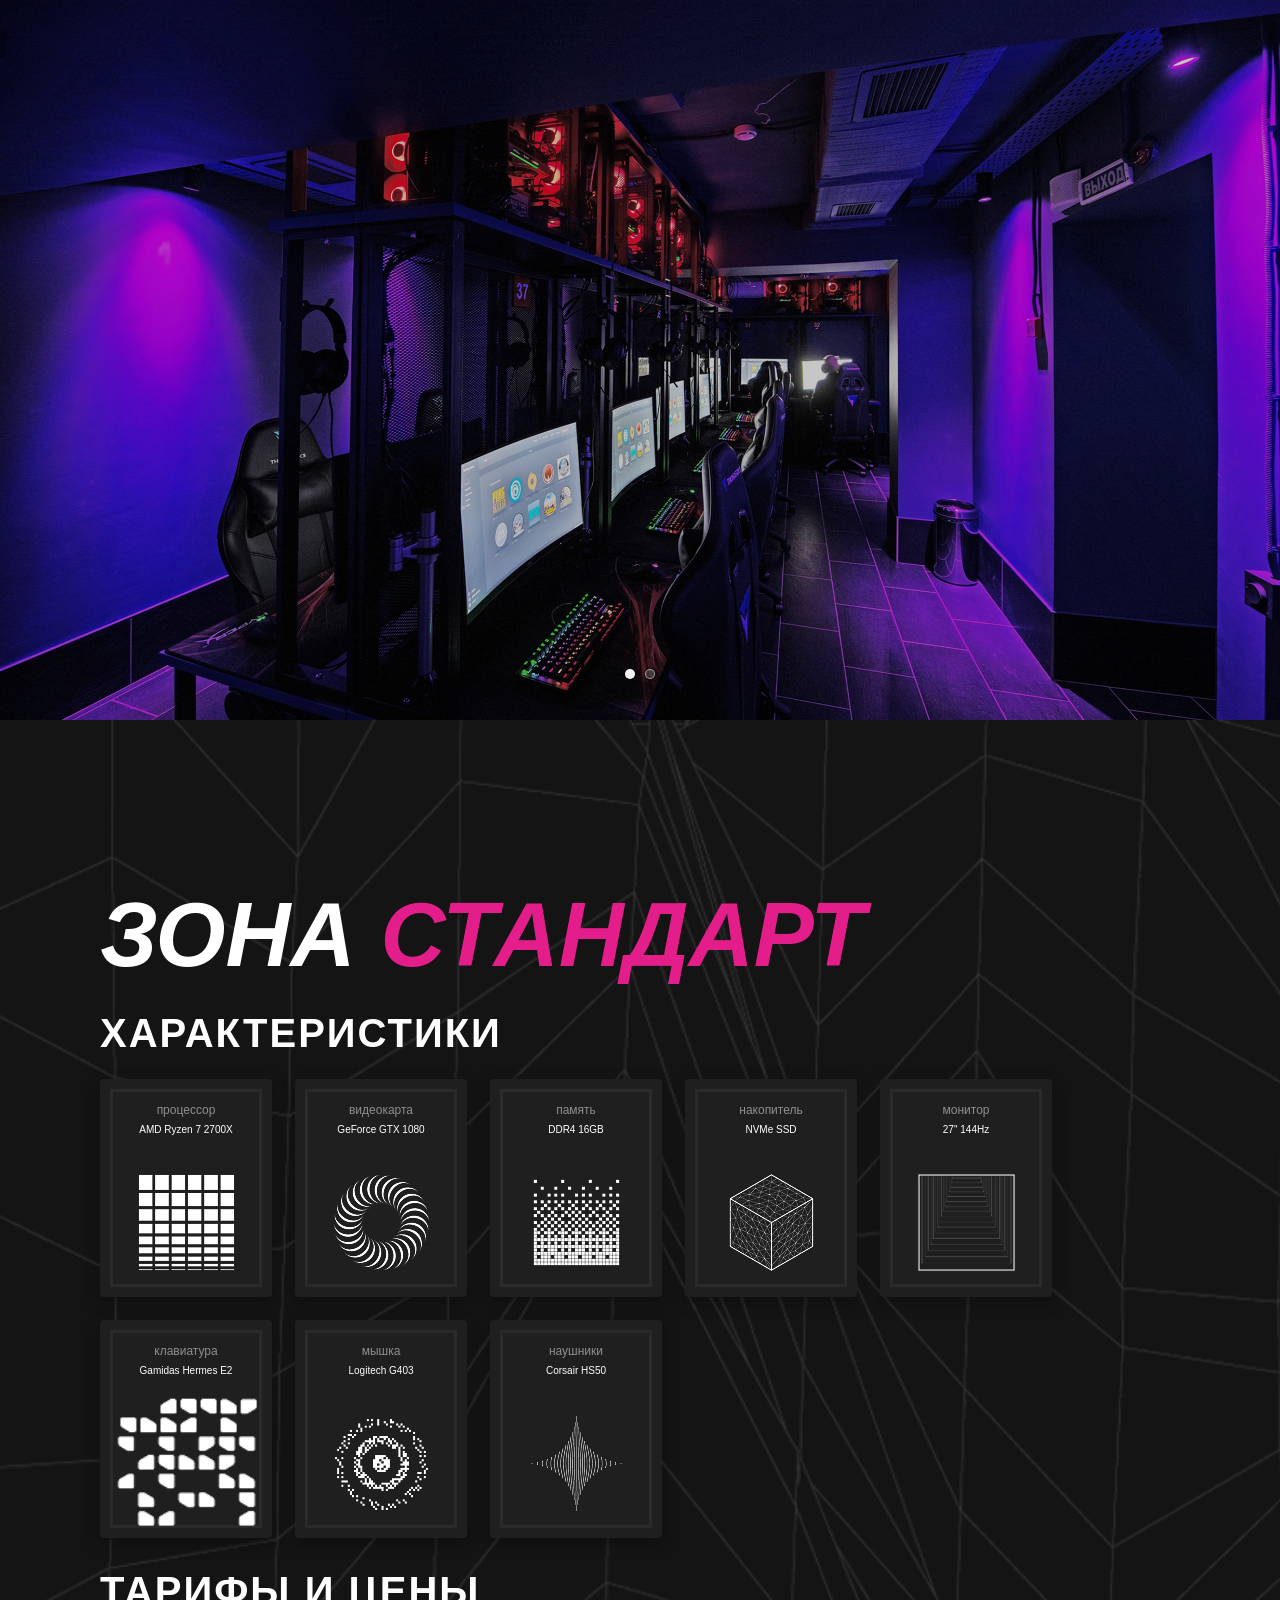
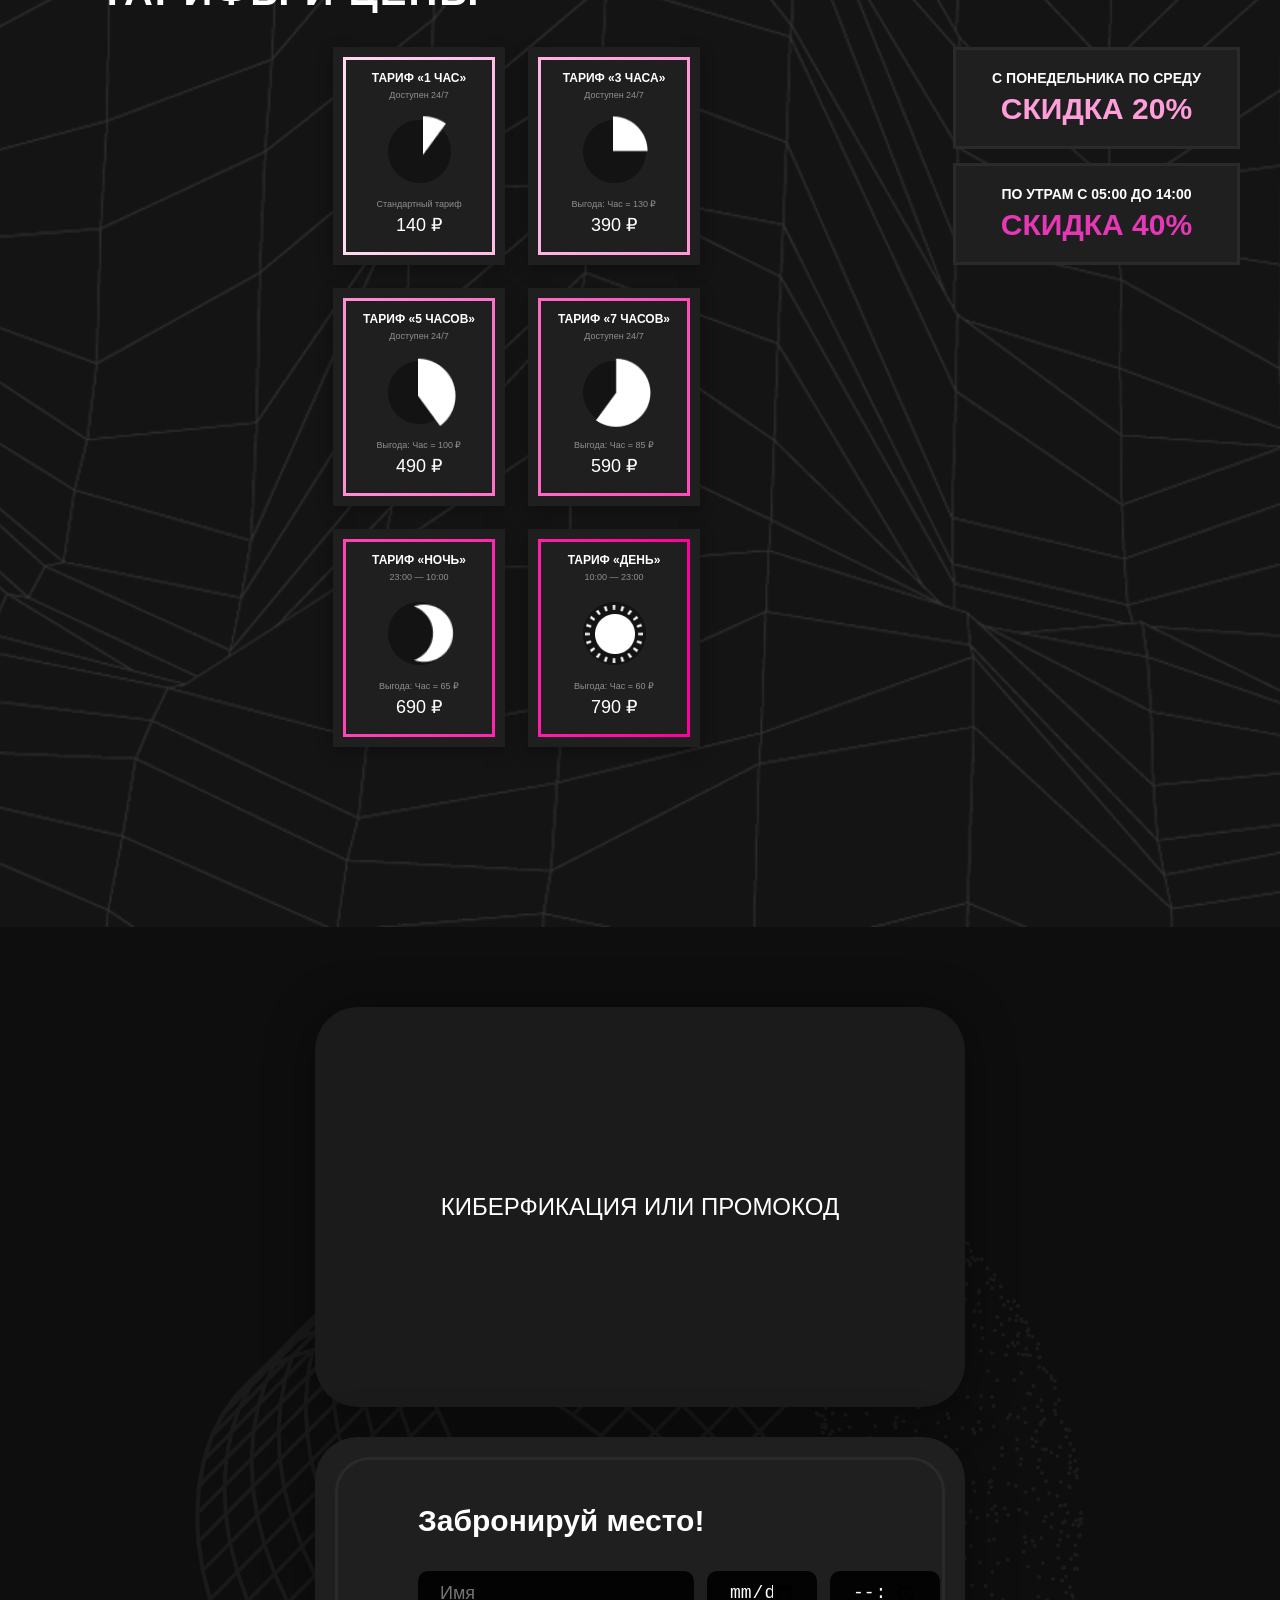
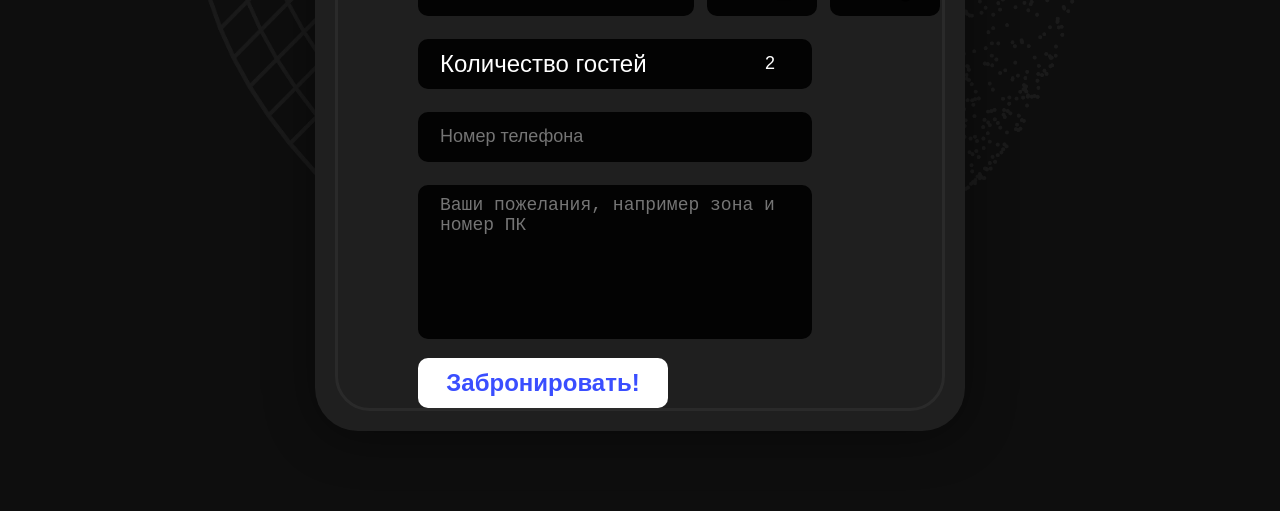
<file: profstandart.html>
﻿<!DOCTYPE html>
<html lang="ru">
<head>
    <meta charset="UTF-8">
    <meta name="viewport" content="width=device-width, initial-scale=1.0">
    <title>Зона Стандарт | Кибертека</title>
    <meta name="description" content="Общая зона Стандарт: AMD Ryzen 7 2700X, GTX 1080, 16 ГБ DDR4, монитор 27″ 144 Гц. Цена от 140 ₽/час. Бронирование онлайн.">
    <meta name="keywords" content="зона стандарт профсоюзная, пк для игр аренда, игровой клуб профсоюзная цены">
    <link rel="icon" href="img/icon.svg" type="image/png">
    <link rel="stylesheet" href="css/profprice.css">
    <style>
    * { margin: 0; padding: 0; box-sizing: border-box; }
    .hero-slider {
        width: 100%;
        height: 80vh; 
        position: relative;
        background-color: #000;
    }
    .hero-slider::before {
        content: "";
        position: absolute;
        inset: 0;
        background: rgba(0, 0, 0, 0.22);
        z-index: 3;
        pointer-events: none;
    }
    .hero-slider-indicators {
        position: absolute;
        left: 50%;
        bottom: clamp(18px, 5vw, 41px);
        transform: translateX(-50%);
        display: flex;
        gap: 10px;
        z-index: 4;
        pointer-events: none;
    }
    .hero-slider-indicator {
        width: 10px;
        height: 10px;
        border-radius: 50%;
        border: 1px solid rgba(255, 255, 255, 0.7);
        background: rgba(255, 255, 255, 0.25);
        opacity: 0.75;
        transition: background-color 0.3s ease, opacity 0.3s ease;
    }
    .hero-slider-indicator.active {
        background: rgba(255, 255, 255, 0.95);
        opacity: 1;
    }
    .slide-bg {
        position: absolute;
        top: 0; left: 0;
        width: 100%; height: 100%;
        background-position: center;
        background-repeat: no-repeat;
        background-size: cover;
        transition: opacity 1.5s ease-in-out;
    }
    .slide-1 { background-image: url('img/pp1.jpg'); z-index: 1; }
    .slide-2 { background-image: url('img/pp2.jpg'); z-index: 2; opacity: 0; }
    .slide-2.show { opacity: 1; }

    .promo-booking {
        background: rgba(14, 14, 14, 1);
        background-image: url('../img/back1.png'), url('../img/back2.png');
        background-position: left center, right center;
        background-repeat: no-repeat;
        background-size: contain;
        width: 100%;
        min-height: 100vh;
        display: flex;
        justify-content: center;
        align-items: center;
        padding: 80px 20px;
    }

    .promo-flex-container {
        display: flex;
        flex-direction: row;
        flex-wrap: wrap;
        justify-content: center;
        align-items: stretch; 
        gap: 30px;
        width: 100%;
        max-width: 1400px;
    }

    .promo-info-card {
        background: rgba(27, 27, 27, 1);
        box-shadow: 0px 5px 50px 0px rgba(0, 0, 0, 0.4);
        width: 650px; 
        height: 624px;
        display: flex;
        justify-content: center;
        align-items: center;
        border-radius: 43px;
        cursor: pointer;
        transition: all 0.4s ease;
        border: 2px solid transparent;
        margin-top: 0 !important; 
    }

    .promo-info-card:hover {
        transform: translateY(-10px);
        background: rgba(35, 35, 35, 1);
        border-color: rgba(255, 255, 255, 0.1);
    }

    .ps5-right-box {
        margin-top: 0 !important; 
    }

    .ps5-new-form {
        position: relative;
        width: 650px; 
        height: 624px;
        background: rgba(31, 31, 31, 1);
        border-radius: 43px;
        box-shadow: 0px 5px 50px 0px rgba(0, 0, 0, 0.4);
        padding: 20px;
        margin-top: 0 !important; 
    }

    .promo-info__text {
        font-family: 'Inter', sans-serif;
        font-size: 24px; 
        text-align: center;
        text-transform: uppercase;
        color: #fff;
        padding: 0 20px;
    }

    
    @media (max-width: 1345px) {
        .promo-flex-container {
            flex-direction: column;
            align-items: center;
        }

        .promo-info-card, .ps5-new-form {
            width: 100% !important; 
            max-width: 650px; 
            height: auto;
            min-height: 400px;
        }
        
        .promo-info-card {
            height: 250px; 
        }
        
        .ps5-police-container {
            display: none; 
        }
    }

    @media (max-width: 768px) {
        .hero-slider { height: 40vh; }
        .promo-info-card, .ps5-new-form {
            max-width: 100%;
            border-radius: 25px;
        }
        .form-inner-border {
            padding: 0 20px; 
        }
    }
</style>
</head>
<body>

    <div class="hero-slider">
        <div class="slide-bg slide-1"></div>
        <div class="slide-bg slide-2" id="topSlide"></div>
        <div class="hero-slider-indicators" aria-hidden="true">
            <span class="hero-slider-indicator active"></span>
            <span class="hero-slider-indicator"></span>
        </div>
    </div>

    <section class="cyber-zone" onclick="window.location.href='profstandart.html';">
        <div class="cyber-zone__container">
            
            <h1 class="cyber-zone__title">ЗОНА <span class="cyber-zone__title--accent">СТАНДАРТ</span></h1>
            
            <div class="cyber-zone__section">
                <h2 class="cyber-zone__subtitle">ХАРАКТЕРИСТИКИ</h2>
                <div class="specs-grid">
                    <article class="spec-card">
                        <div class="spec-card__inner">
                            <span class="spec-card__label">процессор</span>
                            <span class="spec-card__value">AMD Ryzen 7 2700X</span>
                            <img src="img/price1.png" alt="" class="spec-card__img">
                        </div>
                    </article>
                    <article class="spec-card"><div class="spec-card__inner"><span class="spec-card__label">видеокарта</span><span class="spec-card__value">GeForce GTX 1080</span><img src="img/price2.png" alt="" class="spec-card__img"></div></article>
                    <article class="spec-card"><div class="spec-card__inner"><span class="spec-card__label">память</span><span class="spec-card__value">DDR4 16GB</span><img src="img/price3.png" alt="" class="spec-card__img"></div></article>
                    <article class="spec-card"><div class="spec-card__inner"><span class="spec-card__label">накопитель</span><span class="spec-card__value">NVMe SSD</span><img src="img/price4.png" alt="" class="spec-card__img"></div></article>
                    <article class="spec-card"><div class="spec-card__inner"><span class="spec-card__label">монитор</span><span class="spec-card__value">27" 144Hz</span><img src="img/price5.png" alt="" class="spec-card__img"></div></article>
                    <article class="spec-card"><div class="spec-card__inner"><span class="spec-card__label">клавиатура</span><span class="spec-card__value">Gamidas Hermes E2</span><img src="img/price6.png" alt="" class="spec-card__img"></div></article>
                    <article class="spec-card"><div class="spec-card__inner"><span class="spec-card__label">мышка</span><span class="spec-card__value">Logitech G403</span><img src="img/price7.png" alt="" class="spec-card__img"></div></article>
                    <article class="spec-card"><div class="spec-card__inner"><span class="spec-card__label">наушники</span><span class="spec-card__value">Corsair HS50</span><img src="img/price8.png" alt="" class="spec-card__img"></div></article>
                </div>
            </div>

            <div class="cyber-zone__section">
                <h2 class="cyber-zone__subtitle cyber-zone__subtitle--tariffs">ТАРИФЫ И ЦЕНЫ</h2>
                <div class="tariffs-layout">
                    
                    <div class="tariffs-grid">
                        <article class="tariff-card">
                            <div class="tariff-card__border">
                                <h3 class="tariff-card__name">Тариф «1 Час»</h3>
                                <p class="tariff-card__desc">Доступен 24/7</p>
                                <div class="tariff-card__visual">
                                    <img src="img/Ellipse9.png" class="tariff-card__bg-circle" alt="">
                                    <img src="img/Ellipse1.png" class="tariff-card__overlay-circle tariff-card__overlay-circle--1" alt="">
                                </div>
                                <p class="tariff-card__benefit">Стандартный тариф</p>
                                <p class="tariff-card__price">140 ₽</p>
                            </div>
                        </article>

                        <article class="tariff-card">
                            <div class="tariff-card__border">
                                <h3 class="tariff-card__name">Тариф «3 Часа»</h3>
                                <p class="tariff-card__desc">Доступен 24/7</p>
                                <div class="tariff-card__visual">
                                    <img src="img/Ellipse9.png" class="tariff-card__bg-circle" alt="">
                                    <img src="img/Ellipse2.png" class="tariff-card__overlay-circle tariff-card__overlay-circle--2" alt="">
                                </div>
                                <p class="tariff-card__benefit">Выгода: Час = 130 ₽</p>
                                <p class="tariff-card__price">390 ₽</p>
                            </div>
                        </article>

                        <article class="tariff-card">
                            <div class="tariff-card__border">
                                <h3 class="tariff-card__name">Тариф «5 Часов»</h3>
                                <p class="tariff-card__desc">Доступен 24/7</p>
                                <div class="tariff-card__visual">
                                    <img src="img/Ellipse9.png" class="tariff-card__bg-circle" alt="">
                                    <img src="img/Ellipse3.png" class="tariff-card__overlay-circle tariff-card__overlay-circle--3" alt="">
                                </div>
                                <p class="tariff-card__benefit">Выгода: Час = 100 ₽</p>
                                <p class="tariff-card__price">490 ₽</p>
                            </div>
                        </article>

                        <article class="tariff-card">
                            <div class="tariff-card__border">
                                <h3 class="tariff-card__name">Тариф «7 Часов»</h3>
                                <p class="tariff-card__desc">Доступен 24/7</p>
                                <div class="tariff-card__visual">
                                    <img src="img/Ellipse9.png" class="tariff-card__bg-circle" alt="">
                                    <img src="img/Ellipse4.png" class="tariff-card__overlay-circle tariff-card__overlay-circle--4" alt="">
                                </div>
                                <p class="tariff-card__benefit">Выгода: Час = 85 ₽</p>
                                <p class="tariff-card__price">590 ₽</p>
                            </div>
                        </article>

                        <article class="tariff-card">
                            <div class="tariff-card__border">
                                <h3 class="tariff-card__name">Тариф «Ночь»</h3>
                                <p class="tariff-card__desc">23:00 — 10:00</p>
                                <div class="tariff-card__visual">
                                    <img src="img/Ellipse9.png" class="tariff-card__bg-circle" alt="">
                                    <img src="img/Ellipse5.png" class="tariff-card__overlay-circle tariff-card__overlay-circle--5" alt="">
                                </div>
                                <p class="tariff-card__benefit">Выгода: Час = 65 ₽</p>
                                <p class="tariff-card__price">690 ₽</p>
                            </div>
                        </article>

                        <article class="tariff-card">
                            <div class="tariff-card__border">
                                <h3 class="tariff-card__name">Тариф «День»</h3>
                                <p class="tariff-card__desc">10:00 — 23:00</p>
                                <div class="tariff-card__visual">
                                    <img src="img/Ellipse9.png" class="tariff-card__bg-circle" alt="">
                                    <img src="img/Ellipse8.png" class="tariff-card__overlay-circle tariff-card__overlay-circle--6" alt="">
                                    <img src="img/elipse88.png" class="tariff-card__extra-icon tariff-card__extra-icon--sun" alt="">
                                </div>
                                <p class="tariff-card__benefit">Выгода: Час = 60 ₽</p>
                                <p class="tariff-card__price">790 ₽</p>
                            </div>
                        </article>
                    </div>

                    <aside class="promos-sidebar">
                        <div class="promo-item">
                            <p class="promo-item__text">С понедельника по среду</p>
                            <p class="promo-item__value vv2">СКИДКА 20%</p>
                        </div>
                        <div class="promo-item">
                            <p class="promo-item__text">По утрам с 05:00 до 14:00</p>
                            <p class="promo-item__value vv3">СКИДКА 40%</p>
                        </div>
                    </aside>

                </div>
            </div>

        </div>
    </section>
    <section class="promo-booking">
    <div class="promo-flex-container">
        
        <div class="promo-info-card">
            <span class="promo-info__text">Киберфикация или промокод</span>
        </div>

        <div class="ps5-right-box">
            <div class="ps5-new-form">
                <div class="form-inner-border">
                    <h2 class="ps5-form-title">Забронируй место!</h2>
                    <form class="booking-popup__form">
                        <div class="form__firststroke">
                            <input type="text" placeholder="Имя" class="name">
                            <input type="date" class="date">
                            <input type="time" class="time">
                        </div>
                        <div class="form__secondstroke">
                            <div class="secondstroke_placeholder">
                                <span>Количество гостей</span>
                                <input class="number" type="number" value="2" min="1" max="10">
                            </div>
                        </div>
                        <div class="thirth__stroke">
                            <input type="tel" class="phonenumber" placeholder="Номер телефона">
                        </div>
                        <div class="fourth__stroke">
                            <textarea class="areaha" placeholder="Ваши пожелания, например зона и номер ПК"></textarea>
                        </div>
                        <button type="submit" class="booking-popup__btn">Забронировать!</button>
                    </form>
                </div>
                <div class="ps5-police-container">
                    <img src="img/armor.png" class="ps5-armor">
                    <img src="img/helmet.png" class="ps5-helmet">
                </div>
            </div>
        </div>

    </div>
</section>
    <script src="js/backgroundslider.js" defer></script>
    <script src="js/profprice-reveal.js" defer></script>
    <script src="js/CeoOptimization.js" defer></script>
</body>
</html>
</file>
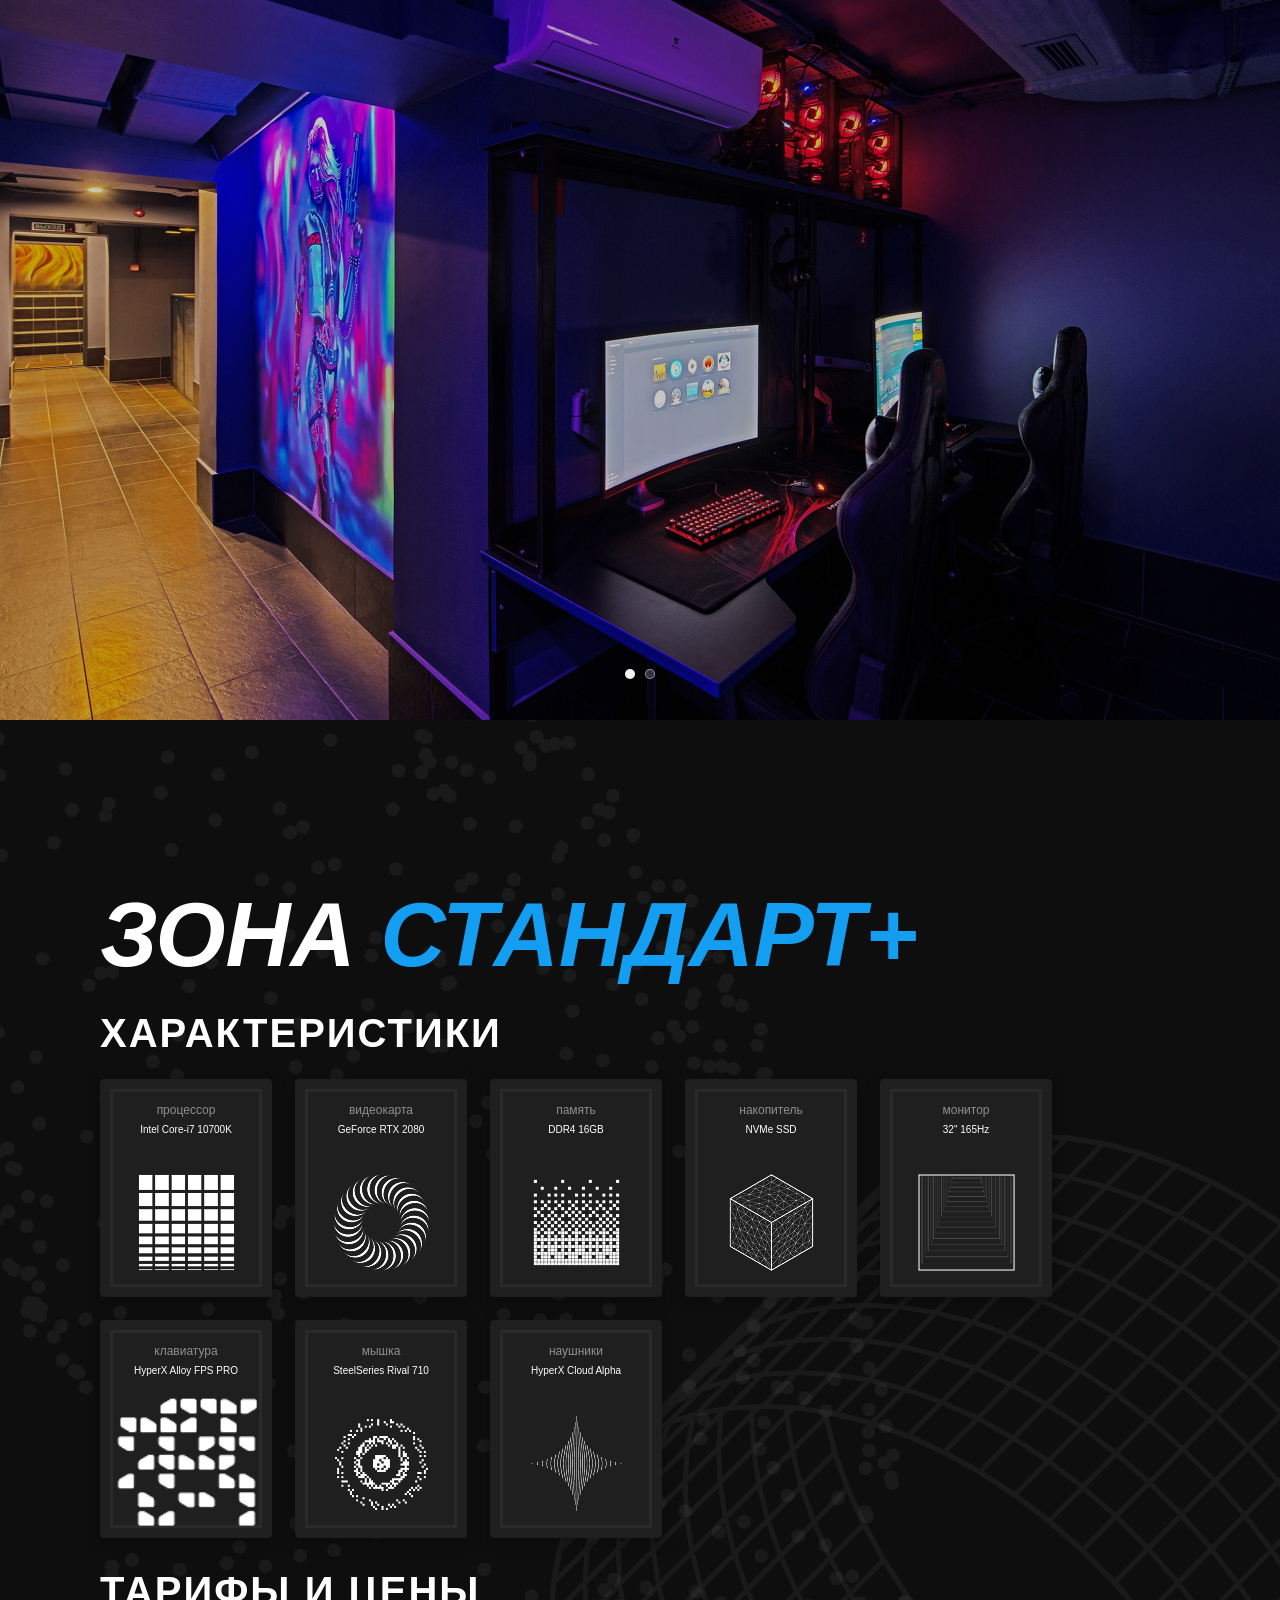
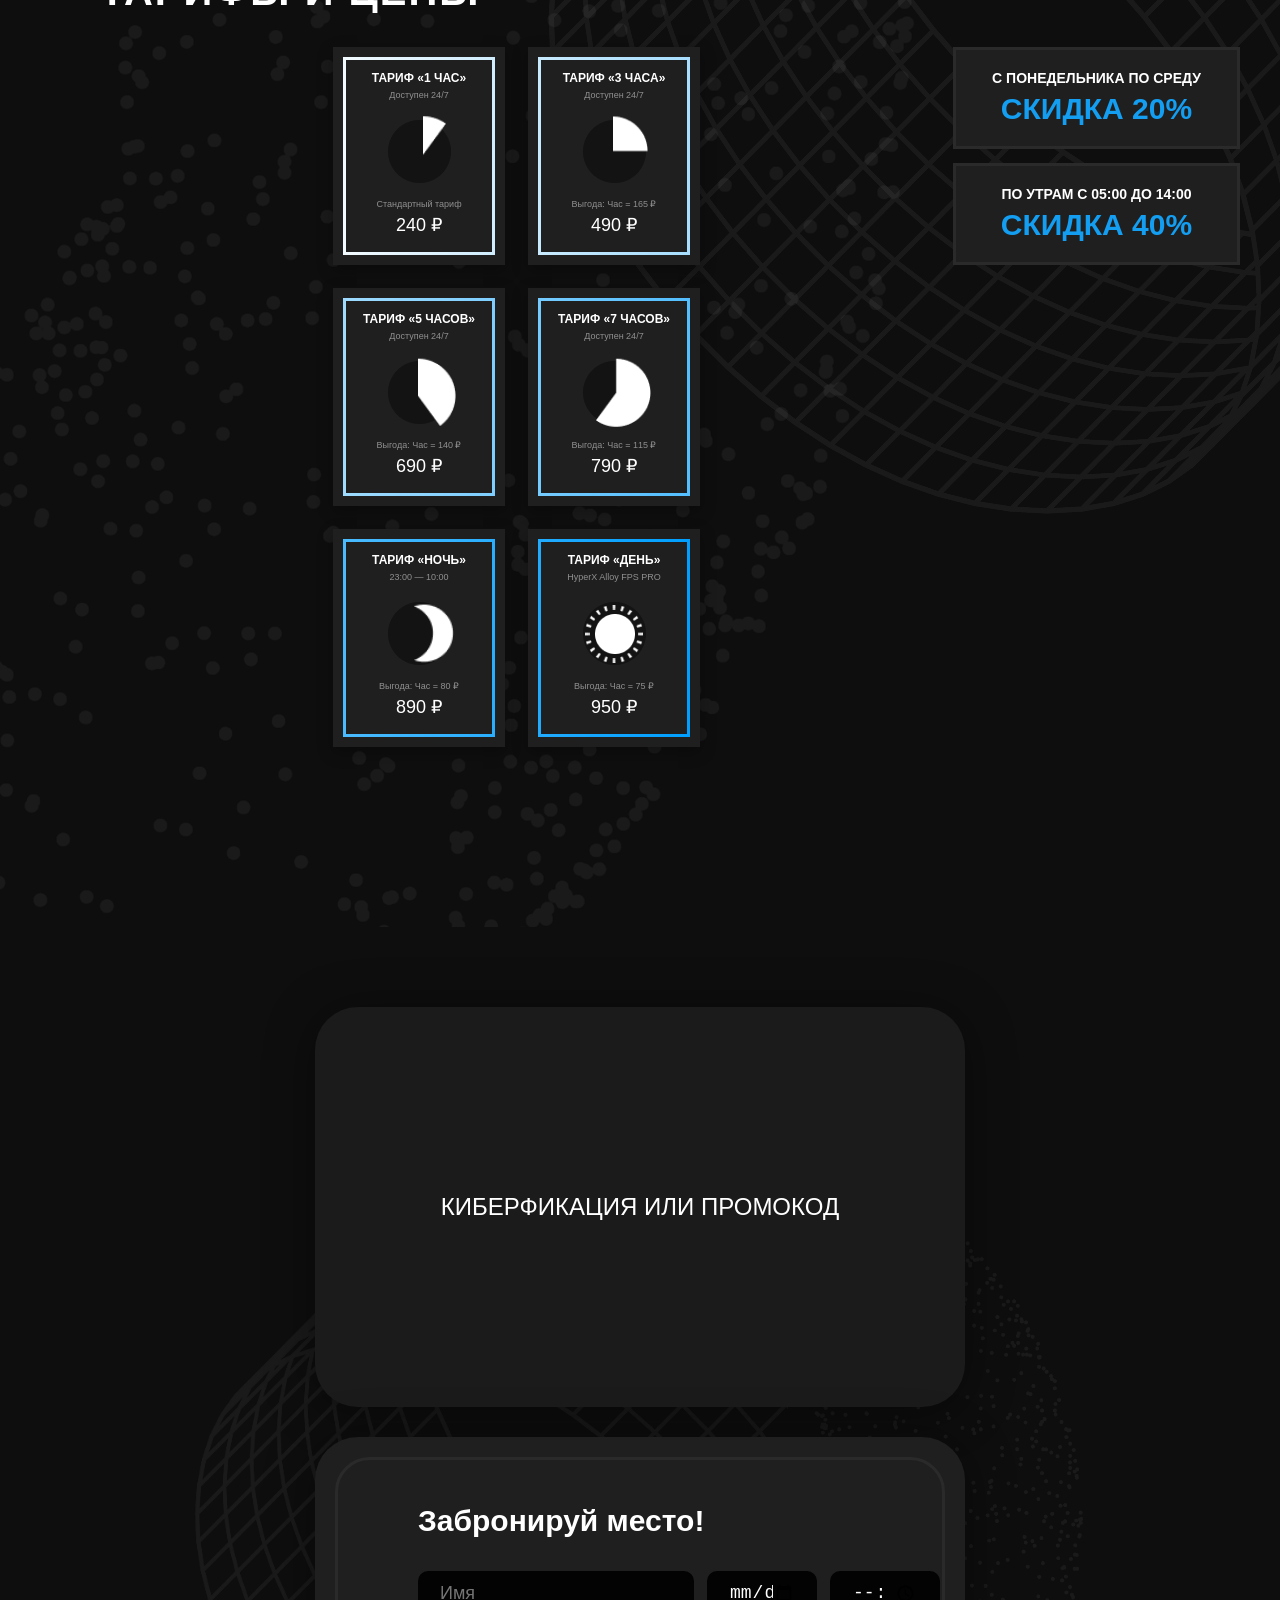
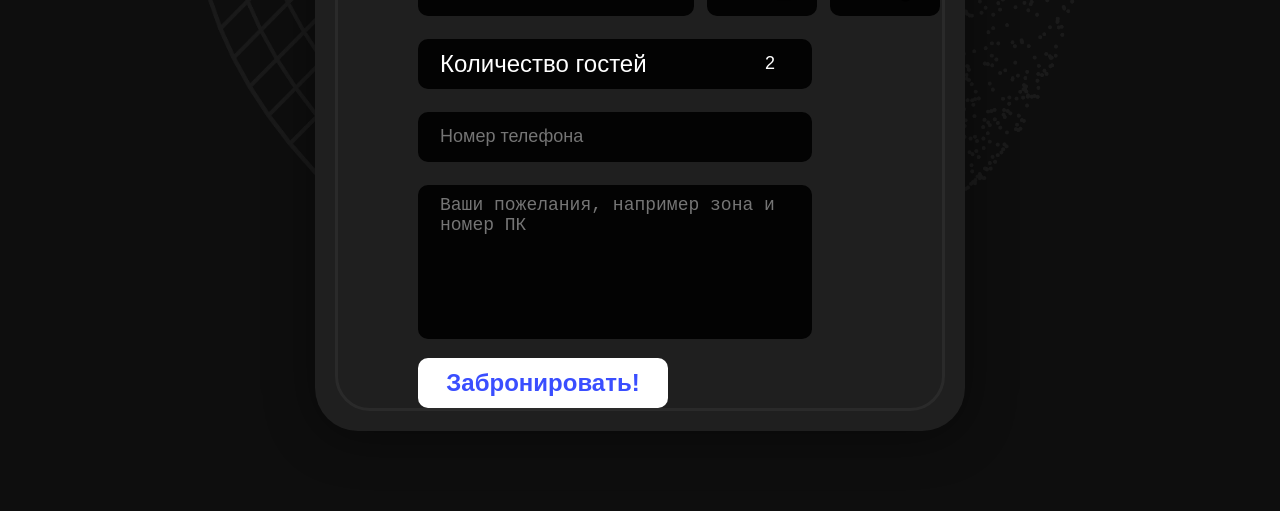
<file: profstandartplus.html>
﻿<!DOCTYPE html>
<html lang="ru">
<head>
    <meta charset="UTF-8">
    <meta name="viewport" content="width=device-width, initial-scale=1.0">
    <title>Зона Стандарт | Кибертека</title>
    <meta name="description" content="Зона Стандарт+: Intel Core i7-10700K, RTX 2080, 32″ 165 Гц. Тарифы от 240 ₽/час. Бронируйте лучшие места.">
    <meta name="keywords" content="стандарт плюс профсоюзная, аренда мощного пк, киберспортивный компьютер">
    <link rel="icon" href="img/icon.svg" type="image/png">
    <link rel="stylesheet" href="css/profprice.css">
    <style>
    * { margin: 0; padding: 0; box-sizing: border-box; }
    .hero-slider {
        width: 100%;
        height: 80vh; 
        position: relative;
        background-color: #000;
    }
    .hero-slider::before {
        content: "";
        position: absolute;
        inset: 0;
        background: rgba(0, 0, 0, 0.22);
        z-index: 3;
        pointer-events: none;
    }
    .hero-slider-indicators {
        position: absolute;
        left: 50%;
        bottom: clamp(18px, 5vw, 41px);
        transform: translateX(-50%);
        display: flex;
        gap: 10px;
        z-index: 4;
        pointer-events: none;
    }
    .hero-slider-indicator {
        width: 10px;
        height: 10px;
        border-radius: 50%;
        border: 1px solid rgba(255, 255, 255, 0.7);
        background: rgba(255, 255, 255, 0.25);
        opacity: 0.75;
        transition: background-color 0.3s ease, opacity 0.3s ease;
    }
    .hero-slider-indicator.active {
        background: rgba(255, 255, 255, 0.95);
        opacity: 1;
    }
    .slide-bg {
        position: absolute;
        top: 0; left: 0;
        width: 100%; height: 100%;
        background-position: center;
        background-repeat: no-repeat;
        background-size: cover;
        transition: opacity 1.5s ease-in-out;
    }
    .slide-1 { background-image: url('img/pp3.jpg'); z-index: 1; }
    .slide-2 { background-image: url('img/pp4.jpg'); z-index: 2; opacity: 0; }
    .slide-2.show { opacity: 1; }

    .promo-booking {
        background: rgba(14, 14, 14, 1);
        background-image: url('../img/back1.png'), url('../img/back2.png');
        background-position: left center, right center;
        background-repeat: no-repeat;
        background-size: contain;
        width: 100%;
        min-height: 100vh;
        display: flex;
        justify-content: center;
        align-items: center;
        padding: 80px 20px;
    }

    .promo-flex-container {
        display: flex;
        flex-direction: row;
        flex-wrap: wrap;
        justify-content: center;
        align-items: stretch; 
        gap: 30px;
        width: 100%;
        max-width: 1400px;
    }

    .promo-info-card {
        background: rgba(27, 27, 27, 1);
        box-shadow: 0px 5px 50px 0px rgba(0, 0, 0, 0.4);
        width: 650px; 
        height: 624px;
        display: flex;
        justify-content: center;
        align-items: center;
        border-radius: 43px;
        cursor: pointer;
        transition: all 0.4s ease;
        border: 2px solid transparent;
        margin-top: 0 !important; 
    }

    .promo-info-card:hover {
        transform: translateY(-10px);
        background: rgba(35, 35, 35, 1);
        border-color: rgba(255, 255, 255, 0.1);
    }

    .ps5-right-box {
        margin-top: 0 !important; 
    }

    .ps5-new-form {
        position: relative;
        width: 650px; 
        height: 624px;
        background: rgba(31, 31, 31, 1);
        border-radius: 43px;
        box-shadow: 0px 5px 50px 0px rgba(0, 0, 0, 0.4);
        padding: 20px;
        margin-top: 0 !important; 
    }

    .promo-info__text {
        font-family: 'Inter', sans-serif;
        font-size: 24px; 
        text-align: center;
        text-transform: uppercase;
        color: #fff;
        padding: 0 20px;
    }

    
    @media (max-width: 1345px) {
        .promo-flex-container {
            flex-direction: column;
            align-items: center;
        }

        .promo-info-card, .ps5-new-form {
            width: 100% !important; 
            max-width: 650px; 
            height: auto;
            min-height: 400px;
        }
        
        .promo-info-card {
            height: 250px; 
        }
        
        .ps5-police-container {
            display: none; 
        }
    }

    @media (max-width: 768px) {
        .hero-slider { height: 40vh; }
        .promo-info-card, .ps5-new-form {
            max-width: 100%;
            border-radius: 25px;
        }
        .form-inner-border {
            padding: 0 20px; 
        }
    }
</style>
</head>
<body>

    <div class="hero-slider">
        <div class="slide-bg slide-1"></div>
        <div class="slide-bg slide-2" id="topSlide"></div>
        <div class="hero-slider-indicators" aria-hidden="true">
            <span class="hero-slider-indicator active"></span>
            <span class="hero-slider-indicator"></span>
        </div>
    </div>

    <section class="cyber-zone cyber-zone--plus" onclick="window.location.href='profstandart.html';" >

    <div class="cyber-zone__container">
        
        <h1 class="cyber-zone__title">ЗОНА <span class="cyber-zone__title--accent">СТАНДАРТ+</span></h1>
        
        <div class="cyber-zone__section">
            <h2 class="cyber-zone__subtitle">ХАРАКТЕРИСТИКИ</h2>
            <div class="specs-grid">
                <article class="spec-card">
                    <div class="spec-card__inner">
                        <span class="spec-card__label">процессор</span>
                        <span class="spec-card__value">Intel Core-i7 10700K</span>
                        <img src="img/price1.png" alt="" class="spec-card__img">
                    </div>
                </article>
                <article class="spec-card"><div class="spec-card__inner"><span class="spec-card__label">видеокарта</span><span class="spec-card__value">GeForce RTX 2080</span><img src="img/price2.png" alt="" class="spec-card__img"></div></article>
                <article class="spec-card"><div class="spec-card__inner"><span class="spec-card__label">память</span><span class="spec-card__value">DDR4 16GB</span><img src="img/price3.png" alt="" class="spec-card__img"></div></article>
                <article class="spec-card"><div class="spec-card__inner"><span class="spec-card__label">накопитель</span><span class="spec-card__value">NVMe SSD</span><img src="img/price4.png" alt="" class="spec-card__img"></div></article>
                <article class="spec-card"><div class="spec-card__inner"><span class="spec-card__label">монитор</span><span class="spec-card__value">32" 165Hz</span><img src="img/price5.png" alt="" class="spec-card__img"></div></article>
                <article class="spec-card"><div class="spec-card__inner"><span class="spec-card__label">клавиатура</span><span class="spec-card__value">HyperX Alloy FPS PRO</span><img src="img/price6.png" alt="" class="spec-card__img"></div></article>
                <article class="spec-card"><div class="spec-card__inner"><span class="spec-card__label">мышка</span><span class="spec-card__value">SteelSeries Rival 710</span><img src="img/price7.png" alt="" class="spec-card__img"></div></article>
                <article class="spec-card"><div class="spec-card__inner"><span class="spec-card__label">наушники</span><span class="spec-card__value">HyperX Cloud Alpha</span><img src="img/price8.png" alt="" class="spec-card__img"></div></article>
            </div>
        </div>

        <div class="cyber-zone__section">
            <h2 class="cyber-zone__subtitle cyber-zone__subtitle--tariffs">ТАРИФЫ И ЦЕНЫ</h2>
            <div class="tariffs-layout">
                <div class="tariffs-grid">
                    <article class="tariff-card">
                        <div class="tariff-card__border tariff-card__border--plus">
                            <h3 class="tariff-card__name">Тариф «1 Час»</h3>
                            <p class="tariff-card__desc">Доступен 24/7</p>
                            <div class="tariff-card__visual">
                                <img src="img/Ellipse9.png" class="tariff-card__bg-circle" alt="">
                                <img src="img/Ellipse1.png" class="tariff-card__overlay-circle tariff-card__overlay-circle--1" alt="">
                            </div>
                            <p class="tariff-card__benefit">Стандартный тариф</p>
                            <p class="tariff-card__price">240 ₽</p>
                        </div>
                    </article>
                    <article class="tariff-card">
                        <div class="tariff-card__border tariff-card__border--plus">
                            <h3 class="tariff-card__name">Тариф «3 Часа»</h3>
                            <p class="tariff-card__desc">Доступен 24/7</p>
                            <div class="tariff-card__visual"><img src="img/Ellipse9.png" class="tariff-card__bg-circle"><img src="img/Ellipse2.png" class="tariff-card__overlay-circle tariff-card__overlay-circle--2"></div>
                            <p class="tariff-card__benefit">Выгода: Час = 165 ₽</p>
                            <p class="tariff-card__price">490 ₽</p>
                        </div>
                    </article>
                    <article class="tariff-card">
                        <div class="tariff-card__border tariff-card__border--plus">
                            <h3 class="tariff-card__name">Тариф «5 Часов»</h3>
                            <p class="tariff-card__desc">Доступен 24/7</p>
                            <div class="tariff-card__visual"><img src="img/Ellipse9.png" class="tariff-card__bg-circle"><img src="img/Ellipse3.png" class="tariff-card__overlay-circle tariff-card__overlay-circle--3"></div>
                            <p class="tariff-card__benefit">Выгода: Час = 140 ₽</p>
                            <p class="tariff-card__price">690 ₽</p>
                        </div>
                    </article>
                    <article class="tariff-card">
                        <div class="tariff-card__border tariff-card__border--plus">
                            <h3 class="tariff-card__name">Тариф «7 Часов»</h3>
                            <p class="tariff-card__desc">Доступен 24/7</p>
                            <div class="tariff-card__visual"><img src="img/Ellipse9.png" class="tariff-card__bg-circle"><img src="img/Ellipse4.png" class="tariff-card__overlay-circle tariff-card__overlay-circle--4"></div>
                            <p class="tariff-card__benefit">Выгода: Час = 115 ₽</p>
                            <p class="tariff-card__price">790 ₽</p>
                        </div>
                    </article>
                    <article class="tariff-card">
                        <div class="tariff-card__border tariff-card__border--plus">
                            <h3 class="tariff-card__name">Тариф «Ночь»</h3>
                            <p class="tariff-card__desc">23:00 — 10:00</p>
                            <div class="tariff-card__visual"><img src="img/Ellipse9.png" class="tariff-card__bg-circle"><img src="img/Ellipse5.png" class="tariff-card__overlay-circle tariff-card__overlay-circle--5"></div>
                            <p class="tariff-card__benefit">Выгода: Час = 80 ₽</p>
                            <p class="tariff-card__price">890 ₽</p>
                        </div>
                    </article>
                    <article class="tariff-card">
                        <div class="tariff-card__border tariff-card__border--plus">
                            <h3 class="tariff-card__name">Тариф «День»</h3>
                            <p class="tariff-card__desc">HyperX Alloy FPS PRO</p>
                            <div class="tariff-card__visual">
                                <img src="img/Ellipse9.png" class="tariff-card__bg-circle">
                                <img src="img/Ellipse8.png" class="tariff-card__overlay-circle tariff-card__overlay-circle--6">
                                <img src="img/elipse88.png" class="tariff-card__extra-icon tariff-card__extra-icon--sun">
                            </div>
                            <p class="tariff-card__benefit">Выгода: Час = 75 ₽</p>
                            <p class="tariff-card__price">950 ₽</p>
                        </div>
                    </article>
                </div>

                <aside class="promos-sidebar">
                    <div class="promo-item">
                        <p class="promo-item__text">С понедельника по среду</p>
                        <p class="promo-item__value vv--blue">СКИДКА 20%</p>
                    </div>
                    <div class="promo-item">
                        <p class="promo-item__text">По утрам с 05:00 до 14:00</p>
                        <p class="promo-item__value vv--blue">СКИДКА 40%</p>
                    </div>
                </aside>
            </div>
        </div>
    </div>
</section>
    <section class="promo-booking">
    <div class="promo-flex-container">
        
        <div class="promo-info-card">
            <span class="promo-info__text">Киберфикация или промокод</span>
        </div>

        <div class="ps5-right-box">
            <div class="ps5-new-form">
                <div class="form-inner-border">
                    <h2 class="ps5-form-title">Забронируй место!</h2>
                    <form class="booking-popup__form">
                        <div class="form__firststroke">
                            <input type="text" placeholder="Имя" class="name">
                            <input type="date" class="date">
                            <input type="time" class="time">
                        </div>
                        <div class="form__secondstroke">
                            <div class="secondstroke_placeholder">
                                <span>Количество гостей</span>
                                <input class="number" type="number" value="2" min="1" max="10">
                            </div>
                        </div>
                        <div class="thirth__stroke">
                            <input type="tel" class="phonenumber" placeholder="Номер телефона">
                        </div>
                        <div class="fourth__stroke">
                            <textarea class="areaha" placeholder="Ваши пожелания, например зона и номер ПК"></textarea>
                        </div>
                        <button type="submit" class="booking-popup__btn">Забронировать!</button>
                    </form>
                </div>
                <div class="ps5-police-container">
                    <img src="img/armor.png" class="ps5-armor">
                    <img src="img/helmet.png" class="ps5-helmet">
                </div>
            </div>
        </div>

    </div>
</section>
    <script src="js/backgroundslider.js" defer></script>
    <script src="js/profprice-reveal.js" defer></script>
    <script src="js/CeoOptimization.js" defer></script>
</body>
</html>
</file>
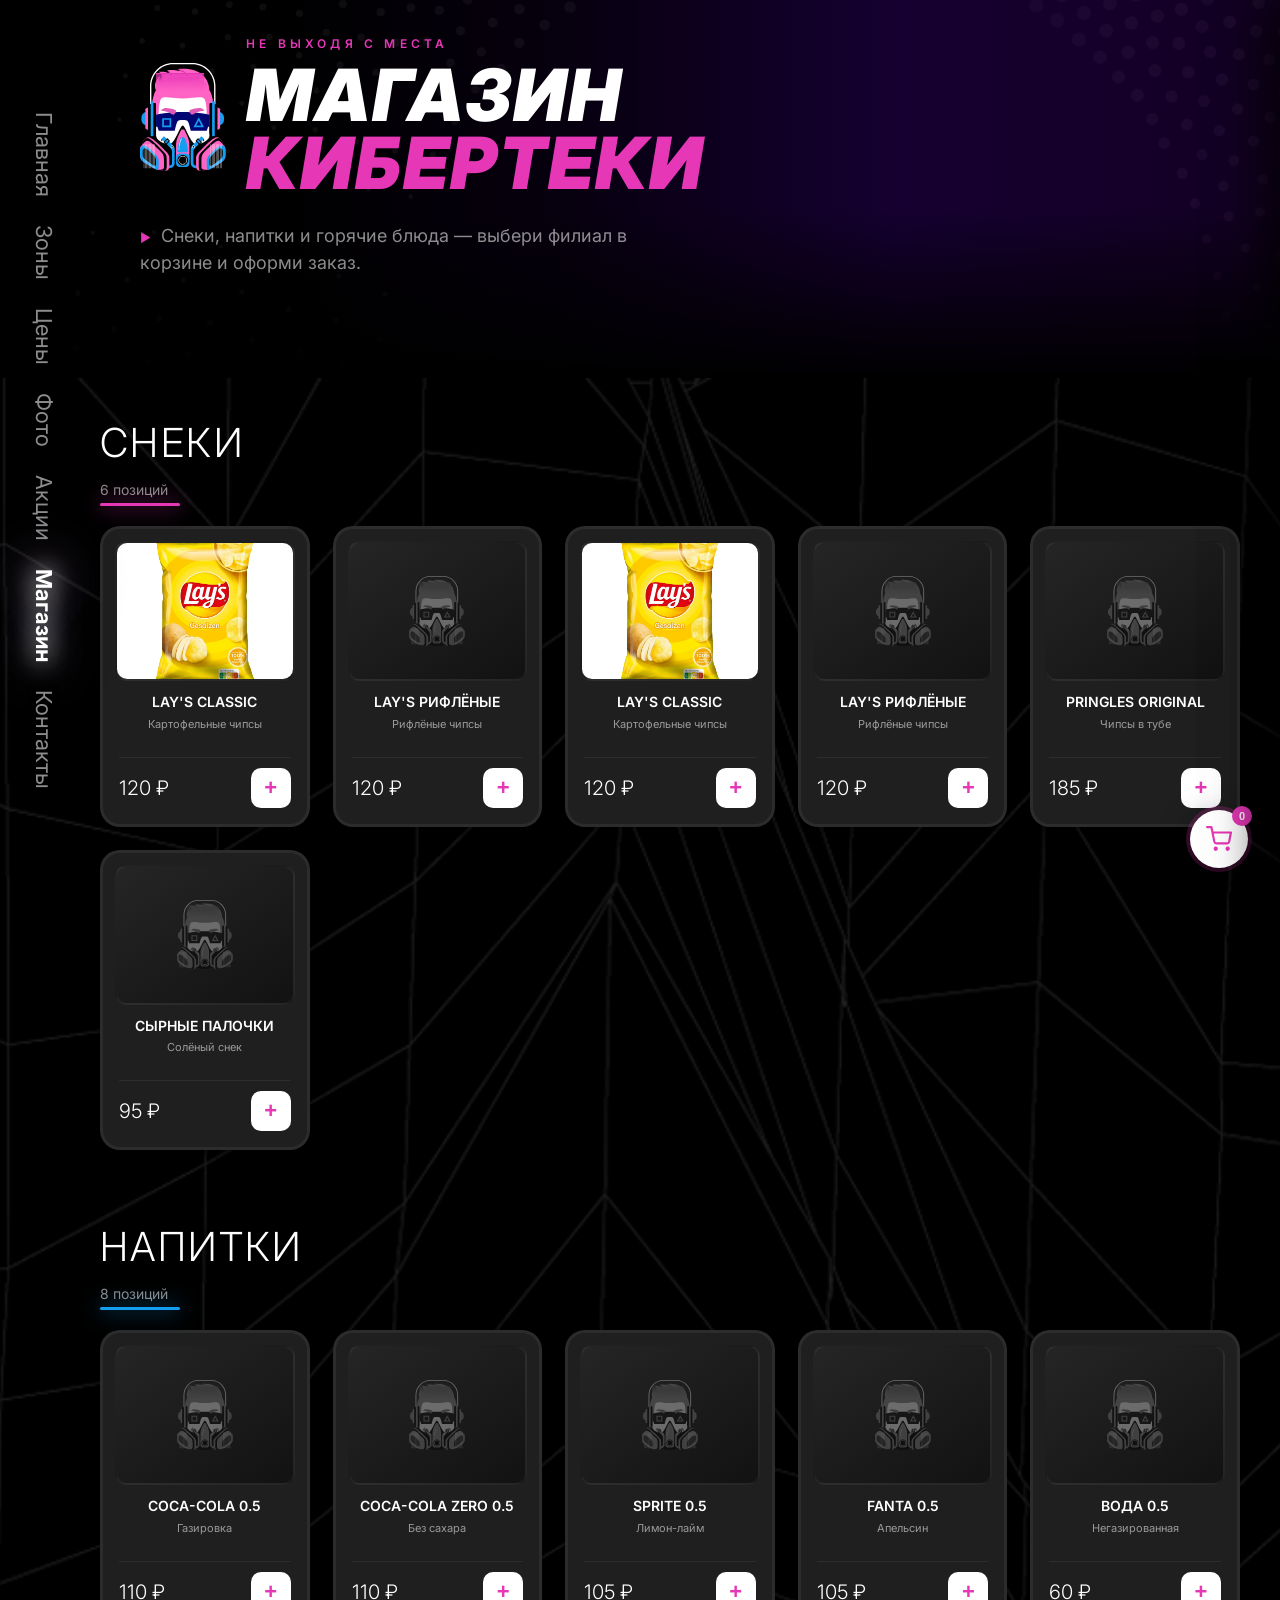
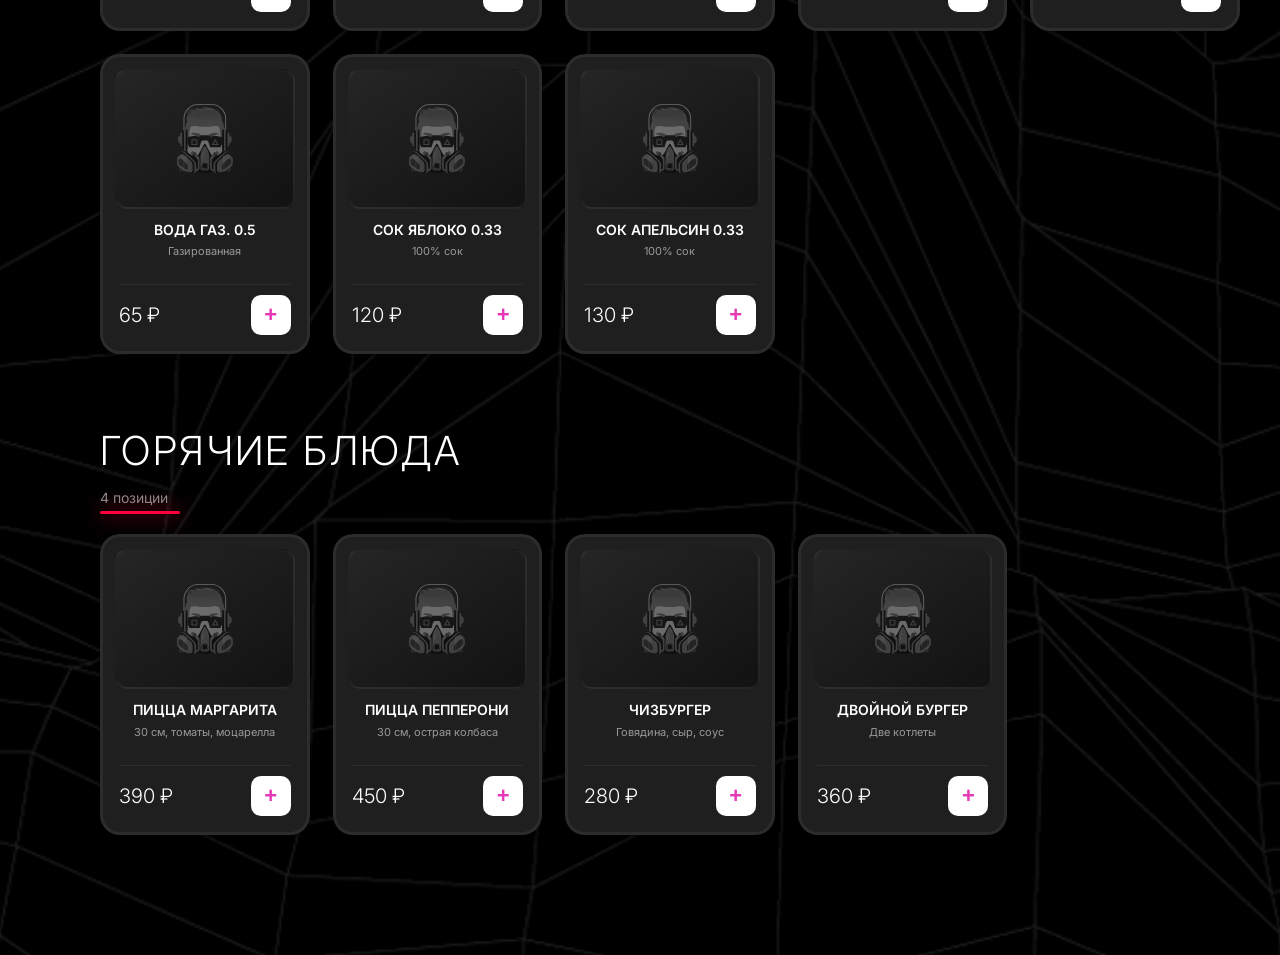
<file: shop.html>
<!DOCTYPE html>
<html lang="ru">
<head>
    <meta charset="UTF-8">
    <meta name="viewport" content="width=device-width, initial-scale=1.0">
    <title>Магазин — КИБЕРТЕКА</title>
    <meta name="description" content="Снеки, напитки и горячие блюда в компьютерном клубе Кибертека. Закажи прямо с сайта.">
    <link rel="icon" href="img/icon.svg" type="image/png">
    <link rel="preconnect" href="https://fonts.googleapis.com">
    <link rel="preconnect" href="https://fonts.gstatic.com" crossorigin>
    <link href="https://fonts.googleapis.com/css2?family=Inter:ital,opsz,wght@0,14..32,100..900;1,14..32,100..900&display=swap" rel="stylesheet">
    <link rel="stylesheet" href="css/main-nav.css">
    <link rel="stylesheet" href="css/burger-menu.css">
    <link rel="stylesheet" href="https://cdn.jsdelivr.net/npm/swiper@11/swiper-bundle.min.css">
    <link rel="stylesheet" href="css/shop.css">
</head>
<body class="shop-page">

    <nav class="main-nav" aria-label="Навигация">
        <div class="main-nav__list">
            <a href="index.html" class="main-nav__link">Главная</a>
            <a href="bauman.html#zony" class="main-nav__link">Зоны</a>
            <a href="profbauman.html" class="main-nav__link">Цены</a>
            <a href="bauman.html#foto" class="main-nav__link">Фото</a>
            <a href="bauman.html#akcii" class="main-nav__link">Акции</a>
            <a href="shop.html" class="main-nav__link shop-nav-active" aria-current="page">Магазин</a>
            <a href="bauman.html#kontakty" class="main-nav__link">Контакты</a>
        </div>
    </nav>

    <button class="burger" aria-label="Открыть меню" aria-expanded="false" aria-controls="burger-drawer">
        <span class="burger__line"></span>
        <span class="burger__line"></span>
        <span class="burger__line"></span>
    </button>
    <div class="burger-overlay" aria-hidden="true"></div>
    <div class="burger-drawer" id="burger-drawer" role="dialog" aria-modal="true" aria-label="Навигация">
        <div class="burger-drawer__head">
            <a href="index.html" class="burger-drawer__logo">
                <img src="img/icon.svg" alt="КИБЕРТЕКА" class="burger-drawer__logo-img">
                <span class="burger-drawer__logo-title">Кибертека</span>
            </a>
            <button class="burger-drawer__close" aria-label="Закрыть меню">&times;</button>
        </div>
        <nav class="burger-drawer__nav">
            <a href="index.html" class="burger-drawer__link">Главная</a>
            <a href="bauman.html#zony" class="burger-drawer__link">Зоны</a>
            <a href="profbauman.html" class="burger-drawer__link">Цены</a>
            <a href="bauman.html#foto" class="burger-drawer__link">Фото</a>
            <a href="bauman.html#akcii" class="burger-drawer__link">Акции</a>
            <a href="shop.html" class="burger-drawer__link burger-drawer__link--active">Магазин</a>
            <a href="bauman.html#kontakty" class="burger-drawer__link">Контакты</a>
        </nav>
        <div class="burger-drawer__foot">
            <a href="index.html" class="burger-drawer__booking-btn" style="text-decoration:none; display:block;">← На главную</a>
        </div>
    </div>

    <section class="shop__hero" id="glavnaya">
        <div class="shop__hero-inner">
            <div class="shop__hero-header">
                <img src="img/icon.svg" alt="КИБЕРТЕКА" class="shop__hero-logo" width="86" height="86">
                <div class="shop__hero-title-group">
                    <p class="shop__hero-label">Не выходя с места</p>
                    <h1 class="shop__hero-heading">Магазин <span>Кибертеки</span></h1>
                </div>
            </div>
            <p class="shop__hero-text">Снеки, напитки и горячие блюда — выбери филиал в корзине и оформи заказ.</p>
        </div>
    </section>

    <main class="shop__main" id="catalog">
        <p class="shop__loading" id="shop-loading">Загрузка каталога…</p>
        <p class="shop__error" id="shop-error" hidden></p>
        <div id="categories-root" aria-live="polite"></div>
    </main>

    <button type="button" class="shop__cart-fab" id="btn-open-cart-fab" aria-label="Открыть корзину" aria-expanded="false">
        <svg class="shop__cart-fab-icon" viewBox="0 0 24 24" fill="none" stroke="currentColor" stroke-width="2" stroke-linecap="round" stroke-linejoin="round">
            <circle cx="9" cy="21" r="1"/><circle cx="20" cy="21" r="1"/>
            <path d="M1 1h4l2.68 13.39a2 2 0 0 0 2 1.61h9.72a2 2 0 0 0 2-1.61L23 6H6"/>
        </svg>
        <span class="shop__cart-fab-badge" id="cart-badge-fab" hidden>0</span>
    </button>

    <div class="shop__overlay" id="cart-overlay" aria-hidden="true"></div>

    <aside class="shop__cart" id="shop-cart" aria-label="Корзина">
        <div class="shop__cart-head">
            <h2 class="shop__cart-title">Корзина</h2>
            <button type="button" class="shop__cart-close" id="btn-close-cart" aria-label="Закрыть">&times;</button>
        </div>

        <div class="shop__cart-club">
            <p class="shop__cart-club-label">Забрать заказ в клубе</p>
            <div class="shop__club-options" role="radiogroup" aria-label="Выбор филиала">
                <label class="shop__club-option">
                    <input type="radio" name="shop-club" value="bauman" checked>
                    <span class="shop__club-option-box">
                        <strong>Бауманская</strong>
                        <small>Спартаковская 21</small>
                    </span>
                </label>
                <label class="shop__club-option">
                    <input type="radio" name="shop-club" value="profsouz">
                    <span class="shop__club-option-box">
                        <strong>Профсоюзная</strong>
                        <small>Профсоюзная 22/10к1</small>
                    </span>
                </label>
            </div>
        </div>

        <div class="shop__cart-items" id="cart-items"></div>

        <div class="shop__cart-foot">
            <div class="shop__cart-total">
                <span>Итого</span>
                <strong id="cart-total">0 ₽</strong>
            </div>
            <button type="button" class="shop__btn shop__btn--primary" id="btn-checkout">Оплатить</button>
        </div>
    </aside>

    <div class="shop__modal" id="modal-product" role="dialog" aria-modal="true" aria-labelledby="product-modal-title" aria-hidden="true">
        <div class="shop__modal-box shop__modal-box--product">
            <button type="button" class="shop__modal-close" id="btn-close-product" aria-label="Закрыть">&times;</button>
            <div class="shop__product-modal" id="product-modal-body" hidden></div>
        </div>
    </div>

    <div class="shop__modal" id="modal-checkout" role="dialog" aria-modal="true" aria-labelledby="modal-title" aria-hidden="true">
        <div class="shop__modal-box">
            <div id="modal-checkout-form">
                <h3 class="shop__modal-title" id="modal-title">Оплата</h3>
                <p class="shop__modal-text">Симуляция оплаты — данные никуда не отправляются.</p>
                <p class="shop__modal-club-line" id="checkout-club-line"></p>
                <div class="shop__form-grid">
                    <div class="shop__field shop__field--full">
                        <label for="pay-name">Имя на карте</label>
                        <input type="text" id="pay-name" placeholder="IVAN IVANOV" autocomplete="cc-name">
                    </div>
                    <div class="shop__field shop__field--full">
                        <label for="pay-card">Номер карты</label>
                        <input type="text" id="pay-card" inputmode="numeric" maxlength="19" placeholder="0000 0000 0000 0000" autocomplete="cc-number">
                    </div>
                </div>
                <div class="shop__modal-actions">
                    <button type="button" class="shop__btn shop__btn--ghost" id="btn-cancel-pay">Отмена</button>
                    <button type="button" class="shop__btn shop__btn--primary" id="btn-confirm-pay">Оплатить <span id="pay-amount">0 ₽</span></button>
                </div>
            </div>
            <div id="modal-checkout-success" hidden>
                <div class="shop__modal-success-icon" aria-hidden="true">✓</div>
                <h3 class="shop__modal-title shop__modal-title--center">Оплачено!</h3>
                <p class="shop__modal-text shop__modal-text--center" id="success-message"></p>
                <button type="button" class="shop__btn shop__btn--primary shop__modal-btn-full" id="btn-success-close">Отлично</button>
            </div>
        </div>
    </div>

    <div class="shop__toast" id="shop-toast" role="status" aria-live="polite"></div>

    <script src="https://cdn.jsdelivr.net/npm/swiper@11/swiper-bundle.min.js"></script>
    <script src="js/shop.js"></script>
    <script src="js/burger-menu.js" defer></script>
</body>
</html>
</file>
<file: css/style.css>
* {
    margin: 0;
    padding: 0;
    box-sizing: border-box;
}

body {
    font-family: 'Inter', system-ui, sans-serif;
    color: #fff;
    min-height: 100vh;
    background: #0E0E0E url("../img/back.png") center/cover no-repeat;
    overflow-x: hidden;
    overflow-y: auto;
}

.main {
    display: flex;
    min-height: 100vh;
    width: 100%;
    flex-wrap: wrap;
    justify-content: flex-end;
}


.hero {
    flex: 1;
    display: flex;
    align-items: center;           
    justify-content: flex-start;
    padding-left: 164px;
    max-width: 800px;
    min-width: 500px;   
    min-height: 100vh;
}

.hero__content {
    max-width: 520px;
    width: 100%;
}

.hero__flex {
    display: flex;
    gap: 50px;
    margin-bottom: 43px;
}

.logo__img {
    margin-top: 7px;
    width: 86px;
    height: 100px;
    flex-shrink: 0;
}

.hero__title {
    font-size: 80px;
    font-weight: 900;
    line-height: 1.05;
    text-transform: uppercase;
    letter-spacing: 4px;
}

.hero__subtitle {
    font-size: 12px;
    font-weight: 600;
    text-transform: uppercase;
    margin-top: 8px;
    letter-spacing: 4px;
}

.hero__text {
    font-size: 23px;
    font-weight: 400;
    line-height: 1.45;
    margin-bottom: 43px;
}

.hero__btn {
    background: #fff;
    color: #E73AB8;
    font-weight: 600;
    font-size: 17px;
    padding: 16px 42px;
    border: none;
    border-radius: 6px;
    cursor: pointer;
    transition: transform 0.2s ease;
}

.hero__btn:hover {
    transform: scale(1.05);
}

.cards {
    width: 540px;
    flex-shrink: 0;
    display: flex;
    flex-direction: column;
    margin-left: auto;
}

.cards__item {
    width: 540px;
    height: 50vh;
    position: relative;
    overflow: hidden;
    flex-shrink: 0;
}

.cards__bg {
    position: absolute;
    inset: 0;
    width: 100%;
    height: 100%;
    object-fit: cover;
    z-index: 1;
    transition: transform 0.4s ease;
}

.cards__item:hover .cards__bg {
    transform: scale(1.04);
}

.cards__content {
    position: relative;
    z-index: 2;
    height: 100%;
    display: flex;
    flex-direction: column;
    justify-content: space-between;
    padding: 50px 40px 56px;
}

.cards__title {
    font-size: 28px;
    font-weight: 600;
    line-height: 1.1;
    text-transform: uppercase;
}

span {
    font-size: 60px;
}

.cards__btn {
    align-self: flex-start;
    background: transparent;
    color: #fff;
    font-weight: 600;
    font-size: 23px;
    padding: 12px 32px;
    border: 2px solid #fff;
    border-radius: 10px;
    cursor: pointer;
    transition: transform 0.2s ease;
    text-transform: capitalize;
}

.cards__btn:hover {
    transform: scale(1.05);
}

.cards__item--prof { background: linear-gradient(180deg, rgba(107,0,179,0.65), rgba(42,0,85,0.75)); }
.cards__item--baum { background: linear-gradient(180deg, rgba(0,102,255,0.65), rgba(0,51,102,0.75)); }


@media (max-width: 1500px) {
    .hero {
        padding-left: 120px;
    }
}

@media (max-width: 1350px) {
    .main {
        flex-direction: column;
        align-items: center;
    }

    .hero {
        max-width: 100%;
        padding-left: 40px;
        padding-right: 40px;
        padding-top: 80px;
        padding-bottom: 80px;
        min-height: auto;
        align-items: center;
        min-width: 0;            
    }

    .hero__content {
        text-align: center;
    }

    .hero__flex {
        justify-content: center;
    }

    .hero__btn {
        margin: 0 auto;
    }

    .cards {
        margin-left: 0;          
        flex-shrink: 1;          
        width: 100%;
        max-width: 540px;
        padding: 0 20px;
    }

    .cards__item {
        width: 100%;
        max-width: 540px;
        height: 480px;
        margin: 15px auto;
    }
}

@media (max-width: 700px) {
    .hero__title {
        font-size: 60px;
    }
    span {
        font-size: 40px;
    }
}


@media (max-width: 580px) {
    .hero {
        padding-top: 60px;
        padding-bottom: 60px;
        padding-left: 20px;
        padding-right: 20px;
    }

    .hero__flex {
        flex-direction: column;
        align-items: center;
        gap: 20px;
    }

    .cards__item {
        height: 460px;
    }


    .cards__content {
        padding: 30px 20px 40px;
    }


    .cards__title {
        font-size: 24px;
    }
    .cards__title span {
        font-size: 36px;
    }


    .cards__btn {
        font-size: 18px;
        padding: 8px 20px;
    }
}
</file>
<file: components/booking-popup/booking-popup.css>
.booking-popup {
  display: none;
  position: fixed;
  inset: 0;
  z-index: 10000;
  font-family: 'Inter', system-ui, sans-serif;
}

.booking-popup.active {
  display: flex;
  align-items: center;
  justify-content: center;
}

.booking-popup__overlay {
  position: absolute;
  inset: 0;
  background: rgba(0, 0, 0, 0.92);
  backdrop-filter: blur(8px);
  opacity: 0;
  transition: opacity 0.25s ease;
}

.booking-popup.active .booking-popup__overlay {
  opacity: 1;
}

.booking-popup__wrapper {
  position: relative;
  width: clamp(320px, 90vw, 700px);
  max-width: calc(100vw - 32px);
  overflow: visible;
  transform: scale(0.95);
  opacity: 0;
  transition: all 0.35s cubic-bezier(0.34, 1.56, 0.64, 1);
}

.booking-popup.active .booking-popup__wrapper {
  transform: scale(1);
  opacity: 1;
}

.secondstroke_placeholder {
  font-size: 20px;
  font-weight: 400;
  background-color: #030303;
  border-radius: 10px;
  border: 0;
  padding: 10px 22px;
}

.booking-popup__content {
  position: relative;
  width: 100%;
  background: #111111;
  border-radius: 32px;
  box-shadow: 0px 5px 50px 0px #00000066;
  border: 3px solid #FFFFFF0D;
  overflow: hidden;
  transition: transform 0.25s ease, box-shadow 0.25s ease;
}

.booking-popup__content:hover {
  transform: translateY(-2px);
  box-shadow: 0 12px 32px rgba(0, 0, 0, 0.35);
}

.booking-popup__vector {
  position: absolute;
  right: 66px;
  pointer-events: none;
  z-index: 3;
}

.booking-popup__vector--top {
  top: 65px;
  width: 267px;
  height: 117px;
}

.booking-popup__vector--bottom {
  bottom: 65px;
  width: 294px;
  height: 72px;
}

.booking-popup__inner {
  padding: 38px 45px 35px;
  position: relative;
}

.booking-popup__title {
  font-size: 28px;
  font-weight: 700;
  color: #fff;
  margin: 26px 0 34px 46px;
}

.booking-popup__police {
  position: absolute;
  right: -130px;
  top: 50%;
  transform: translateY(-50%);
  pointer-events: none;
  z-index: 2;
}

.booking-popup__content:hover ~ .booking-popup__police {
  transform: translateY(-50%) translateX(4px);
}

.booking-popup__content:hover ~ .booking-popup__police .booking-popup__vest {
  transform: translateY(-52%) rotate(-2deg);
}

.booking-popup__content:hover ~ .booking-popup__police .booking-popup__helmet {
  transform: translateY(-42%) rotate(4deg);
}

.booking-popup__vest {
  width: 248px;
  height: 276px;
  position: absolute;
  right: 70px;
  top: 50%;
  transform: translateY(-50%);
  object-fit: contain;
  filter: drop-shadow(20px 30px 50px rgba(0,0,0,0.9));
}

.booking-popup__helmet {
  width: 180px;
  height: 180px;
  position: absolute;
  right: 30px;
  top: -110px;
  z-index: 3;
  object-fit: contain;
  filter: drop-shadow(15px 20px 35px rgba(0,0,0,0.85));
}

.booking-popup.closing .booking-popup__wrapper {
  transform: scale(0.92);
  opacity: 0;
  transition: all 0.30s ease;
}

input {
  background-color: #030303;
  border-radius: 10px;
  height: 50px;
  font-weight: 400;
  color: #ffffff;
  font-family: "Inter", sans-serif;
  font-size: 20px;
  border: 0;
  padding: 10px 22px;
  box-sizing: border-box;
}

input::placeholder {
  font-weight: 400;
  font-family: "Inter", sans-serif;
  color: #ffffff;
  opacity: 0.2;
  font-size: 20px;
}

.form__container {
  width: 100%;
  max-width: 500px;
  margin-left: 46px;
}

.form__firststroke {
  display: flex;
  gap: 12px;
  flex-wrap: wrap;
}

.name {
  flex: 2 1 150px;
  min-width: 0;
}

.date {
  flex: 1 1 100px;
  min-width: 0;
}

.time {
  flex: 1 1 90px;
  min-width: 0;
}

.number {
  height: 29px;
}

.form__secondstroke {
  margin: 20px 0;
  max-width: 423px;
  background-color: #03030303;
}

.phonenumber {
  width: 100%;
  max-width: 394px;
  margin-bottom: 20px;
  box-sizing: border-box;
}

textarea::placeholder {
  opacity: 0.2;
  color: #ffffff;
  font-weight: 400;
  font-family: "Inter", sans-serif;
  font-size: 20px;
}

textarea {
  width: 100%;
  max-width: 394px;
  height: 154px;
  max-height: 154px;
  resize: none;
  background-color: #030303;
  border: 0;
  border-radius: 10px;
  margin-bottom: 23px;
  padding: 10px 22px;
  font-family: "Inter", sans-serif;
  font-size: 18px;
  color: #fff;
  box-sizing: border-box;
}

button {
  width: 250px;
  height: 50px;
  background-color: #ffffff;
  color: #F959C1;
  font-weight: 600;
  font-family: "Inter", sans-serif;
  text-align: center;
  border: 0;
  border-radius: 10px;
  font-size: 22px;
  cursor: pointer;
}


@media (max-width: 750px) {
  .booking-popup__police {
    display: none;
  }

  .booking-popup__vector {
    right: 24px;
  }
}

@media (max-width: 680px) {
  .booking-popup__inner {
    padding: 32px 28px 36px;
  }

  .booking-popup__title {
    margin: 0 0 28px 0;
    text-align: center;
    font-size: 26px;
  }

  .form__container {
    max-width: 100%;
    margin-left: 0;
  }

  .form__firststroke {
    gap: 10px;
  }
}


@media (max-width: 480px) {
  .booking-popup__wrapper {
    max-width: calc(100vw - 20px);
  }

  .booking-popup__content {
    border-radius: 20px;
  }

  .booking-popup__inner {
    padding: 28px 20px 32px;
  }

  .booking-popup__title {
    font-size: 22px;
    margin: 0 0 22px 0;
  }

  .form__firststroke {
    flex-direction: column;
    gap: 10px;
  }

  .name, .date, .time {
    flex: none;
    width: 100%;
    max-width: 100%;
  }

  .form__secondstroke {
    max-width: 100%;
    margin: 12px 0 18px 0;
  }

  .form__container {
    display: flex;
    flex-direction: column;
    align-items: stretch;
  }

  .phonenumber,
  textarea {
    max-width: 100%;
    width: 100%;
  }

  button,
  .booking-popup__btn {
    width: 100%;
    max-width: 100%;
    font-size: 18px;
    margin-top: 8px;
  }
}
</file>
<file: css/main-nav.css>
/* Боковое меню — компактно под 7 пунктов */
:root {
    --nav-rail-w: 88px;
    --nav-content-pad: calc(var(--nav-rail-w) + 12px);
}

.main-nav {
    position: fixed;
    left: 0;
    top: 50%;
    transform: translateY(-50%);
    width: var(--nav-rail-w);
    height: auto;
    max-height: 92vh;
    z-index: 9999;
    display: flex;
    align-items: center;
    justify-content: center;
    pointer-events: none;
    background: transparent;
    border: none;
    box-shadow: none;
    backdrop-filter: none;
    outline: none;
}

.main-nav__list {
    display: flex;
    flex-direction: column;
    gap: 28px;
    pointer-events: auto;
    background: transparent;
    border: none;
    outline: none;
}

.main-nav__link {
    font-family: 'Inter', sans-serif;
    font-weight: 400;
    font-size: 22px;
    line-height: 1;
    color: rgba(255, 255, 255, 0.55);
    text-decoration: none;
    writing-mode: vertical-rl;
    text-orientation: mixed;
    transition: color 0.3s ease, text-shadow 0.3s ease, transform 0.3s ease;
    text-shadow: 0 1px 8px rgba(0, 0, 0, 0.5);
    outline: none;
}

.main-nav__link:hover {
    color: #ffffff;
    text-shadow: 0 0 20px #ffffff, 0 0 40px #a855f7;
    transform: scale(1.06);
}

.main-nav__link.active,
.main-nav__link.prices-active,
.main-nav__link.shop-nav-active {
    color: #ffffff;
    font-weight: 700;
    text-shadow: 0 0 25px #ffffff, 0 0 50px #ffffff, 0 0 80px #a855f7;
}

.main-nav__link:focus-visible {
    color: #ffffff;
    text-shadow: 0 0 18px #ffffff, 0 0 36px #a855f7;
}

@media (max-width: 992px) {
    .main-nav {
        display: none;
    }
}

@media (max-height: 820px) {
    .main-nav__list {
        gap: 20px;
    }

    .main-nav__link {
        font-size: 18px;
    }
}

@media (max-height: 680px) {
    .main-nav__list {
        gap: 14px;
    }

    .main-nav__link {
        font-size: 16px;
    }
}
</file>
<file: css/burger-menu.css>
.burger {
    display: none;
    position: fixed;
    top: 20px;
    right: 20px;
    z-index: 10001;
    width: 48px;
    height: 48px;
    border: 2px solid rgba(255, 255, 255, 0.9);
    border-radius: 14px;
    background: transparent;
    backdrop-filter: none;
    -webkit-backdrop-filter: none;
    box-shadow: none;
    cursor: pointer;
    padding: 0;
    flex-direction: column;
    align-items: center;
    justify-content: center;
    gap: 6px;
    outline: none;
    transition: border-color 0.25s ease, transform 0.25s ease;
}

.burger:hover {
    border-color: rgba(168, 85, 247, 0.85);
    transform: translateY(-1px);
}

.burger__line {
    display: block;
    width: 22px;
    height: 2px;
    background: #fff;
    border-radius: 2px;
    transition: transform 0.3s cubic-bezier(0.22, 1, 0.36, 1),
                opacity 0.3s ease;
}


.burger--open .burger__line:nth-child(1) {
    transform: translateY(8px) rotate(45deg);
}
.burger--open .burger__line:nth-child(2) {
    opacity: 0;
    transform: scaleX(0);
}
.burger--open .burger__line:nth-child(3) {
    transform: translateY(-8px) rotate(-45deg);
}


.burger-overlay {
    display: none;
    position: fixed;
    inset: 0;
    background: rgba(0, 0, 0, 0.65);
    backdrop-filter: blur(4px);
    -webkit-backdrop-filter: blur(4px);
    z-index: 10002;
    opacity: 0;
    transition: opacity 0.3s ease;
}

.burger-overlay--open {
    display: block;
    opacity: 1;
}


.burger-drawer {
    position: fixed;
    top: 0;
    right: 0;
    width: min(340px, 100vw);
    height: 100dvh;
    background: #111;
    border-left: 2px solid rgba(255, 255, 255, 0.07);
    z-index: 10003;
    display: flex;
    flex-direction: column;
    transform: translateX(100%);
    transition: transform 0.38s cubic-bezier(0.22, 1, 0.36, 1);
    box-shadow: -12px 0 48px rgba(0, 0, 0, 0.55);
}

.burger-drawer--open {
    transform: translateX(0);
}


.burger-drawer__head {
    display: flex;
    align-items: center;
    justify-content: space-between;
    padding: 24px 24px 20px;
    border-bottom: 1px solid rgba(255, 255, 255, 0.07);
    flex-shrink: 0;
}

.burger-drawer__logo {
    display: flex;
    align-items: center;
    gap: 12px;
    text-decoration: none;
    color: #fff;
}

.burger-drawer__logo-img {
    width: 36px;
    height: auto;
}

.burger-drawer__logo-title {
    font-family: 'Inter', sans-serif;
    font-size: 13px;
    font-weight: 900;
    font-style: italic;
    letter-spacing: 0.08em;
    text-transform: uppercase;
    line-height: 1;
}

.burger-drawer__close {
    width: 40px;
    height: 40px;
    border: none;
    background: rgba(255, 255, 255, 0.07);
    color: #fff;
    font-size: 24px;
    line-height: 1;
    border-radius: 10px;
    cursor: pointer;
    transition: background 0.2s, transform 0.18s ease;
    transform: rotate(0deg);
    transform-origin: center;
}

.burger-drawer__close:hover {
    background: rgba(168, 85, 247, 0.25);
    transform: rotate(45deg);
}

.burger-drawer__close:active {
    transform: rotate(90deg);
}

.burger-drawer__nav {
    flex: 1;
    display: flex;
    flex-direction: column;
    justify-content: center;
    align-items: center;
    gap: 8px;
    padding: 24px 20px;
    overflow-y: auto;
}

.burger-drawer__link {
    font-family: 'Inter', sans-serif;
    font-size: 26px;
    font-weight: 900;
    font-style: italic;
    text-transform: uppercase;
    letter-spacing: 0.04em;
    color: rgba(255, 255, 255, 0.55);
    text-decoration: none;
    padding: 12px 20px;
    border-radius: 12px;
    width: 100%;
    text-align: center;
    transition: color 0.25s ease,
                background 0.25s ease,
                text-shadow 0.25s ease;
}

.burger-drawer__link:hover,
.burger-drawer__link:focus-visible {
    color: #fff;
    background: rgba(168, 85, 247, 0.1);
    text-shadow: 0 0 18px #fff, 0 0 36px #a855f7;
    outline: none;
}

.burger-drawer__link--active {
    color: #fff;
    text-shadow: 0 0 20px #fff, 0 0 40px #a855f7;
}

.burger-drawer__foot {
    padding: 20px 24px;
    padding-bottom: max(20px, env(safe-area-inset-bottom));
    border-top: 1px solid rgba(255, 255, 255, 0.07);
    flex-shrink: 0;
}

.burger-drawer__booking-btn {
    display: block;
    width: 100%;
    padding: 14px;
    background: #fff;
    color: #e637b7;
    font-family: 'Inter', sans-serif;
    font-size: 15px;
    font-weight: 700;
    text-transform: uppercase;
    letter-spacing: 0.06em;
    text-align: center;
    border: none;
    border-radius: 12px;
    cursor: pointer;
    transition: transform 0.2s ease, box-shadow 0.2s ease;
}

.burger-drawer__booking-btn:hover {
    transform: translateY(-2px);
    box-shadow: 0 6px 20px rgba(230, 55, 183, 0.35);
}

@media (max-width: 992px) {
    .burger {
        display: flex;
    }
}

body.shop-cart-open .burger {
    opacity: 0;
    visibility: hidden;
    pointer-events: none;
}
</file>
<file: css/bauman.css>
﻿* {
    margin: 0;
    padding: 0;
    box-sizing: border-box;
}

body {
    font-family: 'Inter', sans-serif;
    background-color: #000;
    color: #fff;
    overflow-x: hidden;
}

.hero {
    position: relative;
    min-height: 100vh;
    display: flex;
    justify-content: center;
    background: linear-gradient(
            to right,
            rgba(30, 0, 68, 0) 0%,
            rgba(30, 0, 68, 0) 22%,
            rgba(30, 0, 68, 0.22) 44%,
            rgba(30, 0, 68, 0.72) 70%,
            rgba(98, 0, 175, 0.2) 100%
        ),
        url("../img/bauman.png") center/cover no-repeat;
}


.hero__container {
    display: flex;
    align-items: center;
    width: 100%;
    max-width: 1440px;
    padding: 0 40px 0 var(--nav-content-pad, 100px);
}

.hero__header {
    display: flex;
    align-items: center;
    gap: 20px;
    margin-bottom: 30px;
}

.logo__img { width: 86px; height: auto; }

.hero__title {
    font-size: 64px;
    font-weight: 900;
    line-height: 0.9;
    letter-spacing: 2px;
    text-transform: uppercase;
}

.hero__subtitle {
    display: block;
    font-size: 24px;
    text-transform: uppercase;
    font-weight: 700;
    margin-top: 5px;
}

.hero__info-list { list-style: none; margin-bottom: 40px; }

.hero__info-list li {
    font-size: 18px;
    margin-bottom: 10px;
    position: relative;
    padding-left: 25px;
}

.hero__info-list li::before {
    content: "▶";
    position: absolute;
    left: 0;
    font-size: 12px;
    top: 4px;
    color: #E73AB8;
}

.hero__btn {
    background: #fff;
    color: #E73AB8;
    font-weight: 700;
    font-size: 16px;
    padding: 16px 42px;
    border: none;
    border-radius: 8px;
    cursor: pointer;
    transition: 0.3s ease;
}

.hero__btn:hover {
    transform: translateY(-3px);
    box-shadow: 0 5px 15px rgba(231, 58, 184, 0.4);
}

.zones {
    background-image: url(../img/GEO-TERRAIN4-20\ 1.png);
    background-color: #191919;
    padding: 120px 0;
    display: flex;
    justify-content: center;
}

.zones--price-nav {
    cursor: pointer;
}

.zones--price-nav:focus-visible {
    outline: 2px solid rgba(230, 55, 183, 0.9);
    outline-offset: 4px;
}

.zones__container {
    width: 100%;
    max-width: 1600px;
    display: flex;
    justify-content: center;
    padding: 0 20px 0 var(--nav-content-pad, 100px);
}

.zones__border-box {
    position: relative;
    width: 1596px;
    height: 824px;
    border: 2px solid rgba(255, 255, 255, 0.3);
    border-radius: 60px;
    display: flex;
    flex-direction: column;
    align-items: center;
}

.zones__title {
    position: absolute;
    top: -25px;
    background: #191919; 
    padding: 0 30px;
    font-weight: 300;
    font-size: 43px;
    color: #ffffff;
    text-transform: uppercase;
    text-align: center;
}

.zones__cards {
    display: flex;
    gap: 70px;
    width: 1415px;
    margin-top: auto;
    margin-bottom: 80px;
    justify-content: center;
}

.zones-card {
    flex: 1;
    background: #1F1F1F;
    border-radius: 20px;
    padding: 20px; 
    border: 3px solid rgba(255, 255, 255, 0.05); 
    display: flex;
    flex-direction: column;
    align-items: center;
    text-align: center;
    text-decoration: none; 
    color: inherit;
    transition: all 0.3s ease; 
}


.zones-card:hover {
    transform: scale(1.005);
    border-color: rgba(255, 255, 255, 0.22);
}

.zones-card:nth-child(1):hover {
    box-shadow: 0 10px 30px rgba(230, 55, 183, 0.22);
}

.zones-card:nth-child(2):hover {
    box-shadow: 0 10px 30px rgba(20, 158, 242, 0.22);
}

.zones-card:nth-child(3):hover {
    box-shadow: 0 10px 30px rgba(255, 0, 61, 0.22);
}

.zones-card:nth-child(4):hover {
    box-shadow: 0 10px 30px rgba(58, 78, 255, 0.22);
}

.zones-card__subtitle {
    margin-top: 53px; 
    font-size: 16px;
    color: rgba(255, 255, 255, 0.6);
}

.zones-card__title {
    margin-top: 7px;
    font-weight: 900;
    font-size: 40px;
    font-style: italic;
    text-transform: uppercase;
}

.zones-card__image-wrapper {
    margin-top: 22px;
    padding: 20px;
    border-radius: 10px;
}

.zones-card__image-wrapper--pink { border: 3px solid #E637B7; }
.zones-card__image-wrapper--blue { border: 3px solid #00A3FF; }
.zones-card__image-wrapper--purple { border: 3px solid #3B42E6; }

.zones-card__img {
    display: block;
    width: 100%;
    max-width: 280px;
    height: auto;
}

.zones-card__name {
    margin-top: 14px;
    font-size: 25px;
}

.zones-card__link {
    display: block;
    margin-top: 4px;
    font-size: 20px;
    color: #E637B7;
}
.zones-card__link1{
    color:rgba(20, 158, 242, 1);

}
.zones-card__link2{
    color: rgba(58, 78, 255, 1);


}

.gallery {
    background: #0e0e0e url(../img/back.png) center/cover no-repeat;
    padding: 100px 0; 
    width: 100%;
    overflow: hidden;
}

.gallery__container-1920 {
    position: relative;
    max-width: 1920px;
    margin: 0 auto;
    width: 100%;
    display: flex;
    align-items: center; 
    justify-content: center;
    padding: 0 20px 0 var(--nav-content-pad, 100px);
    box-sizing: border-box;
}

.gallery-slider {
    width: min(100%, 1600px);
    overflow: visible;
}

.swiper-wrapper {
    display: flex;
    align-items: center; 
}

.swiper-slide {
    width: 721px !important;
    height: 481px !important;
    transition: transform 0.45s ease, opacity 0.45s ease, filter 0.45s ease;
    opacity: 0.22;
    filter: brightness(0.3);
    transform: scale(0.78);
}

.swiper-slide img {
    width: 100%;
    height: 100%;
    object-fit: cover;
    border-radius: 20px;
}

.swiper-slide-active {
    opacity: 1;
    filter: brightness(1);
    z-index: 5;
    transform: scale(1);
}

/* СТРЕЛКИ */
.swiper-button-prev,
.swiper-button-next {
    width: 35px;
    height: 35px;
    background: transparent;
    border-top: 5px solid #fff;
    border-left: 5px solid #fff;
    top: 50%;
    position: absolute;
    z-index: 100;
}

.swiper-button-prev::after, .swiper-button-next::after { display: none; }

.swiper-button-prev {
    left: calc(50% - 361px - 50px) !important;
    transform: translateY(-50%) rotate(-45deg);
}

.swiper-button-next {
    right: calc(50% - 361px - 50px) !important;
    transform: translateY(-50%) rotate(135deg);
}


@media (max-width: 1450px) {
    .swiper-slide {
        width: 500px !important;
        height: 330px !important;
    }
    .swiper-button-prev { left: calc(50% - 250px - 50px) !important; }
    .swiper-button-next { right: calc(50% - 250px - 50px) !important; }
}

@media (max-width: 1024px) {
    .swiper-slide { width: 430px !important; height: 285px !important; }
    .swiper-button-prev { left: calc(50% - 215px - 35px) !important; }
    .swiper-button-next { right: calc(50% - 215px - 35px) !important; }
}

@media (max-width: 780px) {
    .swiper-slide {
        width: 360px !important;
        height: 230px !important;
    }
    .swiper-button-prev,
    .swiper-button-next {
        width: 25px;
        height: 25px;
        border-width: 3px;
    }
    
    .swiper-button-prev { left: calc(50% - 180px - 22px) !important; }
    .swiper-button-next { right: calc(50% - 180px - 22px) !important; }
}

.booking-section-content {
    position: relative;
    width: 700px;
    height: 624px;
    max-width: calc(100% - 40px);
    margin: 0 auto;
    overflow: visible;
}

.booking-section-content .booking-popup__content {
    position: relative;
    left: auto;
    top: 0;
    width: 100%;
    height: 624px;
    background: #111111;
    border-radius: 32px;
    border: 3px solid #FFFFFF0D;
    padding: 20px 0; 
    box-sizing: border-box;
    display: block !important;
    transition: transform 0.25s ease, box-shadow 0.25s ease;
}

.booking-section-content .booking-popup__content:hover {
    transform: translateY(-2px);
    box-shadow: 0 12px 32px rgba(0, 0, 0, 0.35);
}

.booking-section-content .booking-popup__content:hover ~ .booking-popup__police {
    transform: translateY(-50%) translateX(4px);
}

.booking-section-content .booking-popup__content:hover ~ .booking-popup__police .booking-popup__vest {
    transform: translateY(-52%) rotate(-2deg);
}

.booking-section-content .booking-popup__content:hover ~ .booking-popup__police .booking-popup__helmet {
    transform: translateY(-42%) rotate(4deg);
}

.bronya{
    padding:25px 0px;
    background-image: url(../img/GEO-TERRAIN4-20\ 1.png);
    background-color: #191919;
}
.booking-section-content .booking-popup__police {
    position: absolute;
    right: -130px;
    top: 50%;
    transform: translateY(-50%);
    display: block !important;
    z-index: 2;
}

.booking-section-content .booking-popup__vector {
    position: absolute;
    right: 66px;
    pointer-events: none;
    z-index: 3;
}

.booking-section-content .booking-popup__vector--top {
    top: 65px;
    width: 267px;
    height: 117px;
}

.booking-section-content .booking-popup__vector--bottom {
    bottom: 65px;
    width: 294px;
    height: 72px;
}
.offers {
    background-color: #0e0e0e;
    padding: 100px 0;
    color: #fff;
    font-family: 'Inter', sans-serif;
}

.offers__container {
    max-width: 1420px;
    margin: 0 auto;
    padding: 0 20px 0 var(--nav-content-pad, 100px);
}

.offers__title {
    font-size: 70px;
    font-weight: 900;
    text-align: center;
    margin-bottom: 50px;
    text-transform: uppercase;
    font-style: italic;
}

.offers__row {
    display: flex;
    gap: 20px;
    align-items: flex-start;
    justify-content: center;
}


.offers__col {
    display: flex;
    flex-direction: column;
    gap: 20px;
}

.offer-card {
    background: #1b1b1b;
    border-radius: 24px;
    padding: 35px;
    text-decoration: none;
    display: flex;
    flex-direction: column; /* Вертикальный стек внутри */
    transition: all 0.3s ease;
    border: 1px solid rgba(255, 255, 255, 0.05);
    box-sizing: border-box;
}

.offer-card:hover {
    transform: translateY(-5px);
    border-color: rgba(255, 255, 255, 0.2);
    box-shadow: 0 10px 30px rgba(0, 0, 0, 0.5), 0 0 20px rgba(255, 255, 255, 0.05);
}

.offer-card__text {
    color: rgba(255, 255, 255, 1);
    font-size: 20px;
    font-weight: 400;
    text-align: center;
    margin: auto 0; 
}

.offer-card__link {
    color: rgba(255, 255, 255, 1);
    font-size: 20px;
    font-weight: 400;
    text-decoration: none;
    margin-top: auto; 
    text-align: left;
}

.card-580 { width: 580px; height: 310px; }
.card-460 { width: 460px; height: 460px; }
.card-340 { width: 340px; height: 340px; }

@media (max-width: 1400px) {
    .offers__row {
        flex-wrap: wrap;
    }
    .col-580, .col-460, .col-340 {
        width: 100%;
        align-items: center;
    }
    .offer-card {
        width: 100%;
        max-width: 580px;
    }
}
.offers{
    background-color: rgba(14, 14, 14, 1);
    background-image: url(../img/GEO-TERRAIN4-20\ 1.png);
}

.contacts {
    padding: 100px 0;
    background: #000; 
}

.contacts__container {
    max-width: 1420px;
    margin: 0 auto;
    padding: 0 20px 0 var(--nav-content-pad, 100px);
}

@media (max-width: 992px) {
    .zones__container,
    .gallery__container-1920,
    .offers__container,
    .contacts__container {
        padding-left: 20px;
    }
}

.contacts__row {
    display: flex;
    gap: 40px;
    align-items: stretch;
}

.contacts__info {
    flex: 0 0 500px; 
    background: rgba(14, 14, 14, 1);
    box-shadow: 0px 5px 25px 0px rgba(0, 0, 0, 0.4);
    border-radius: 32px;
    padding: 50px 45px 40px 45px; 
    display: flex;
    flex-direction: column;
    position: relative;
}

.contacts__title {
    font-size: 32px;
    font-weight: 700;
    color: #fff;
    margin-bottom: 40px; 
}

.contacts__metro-group {
    margin-bottom: 40px; 
}

.contacts__metro {
    margin-bottom: 10px; 
}

.contacts__address-group {
    margin-bottom: 40px; 
}

.contacts__address-group p:first-child {
    margin-bottom: 10px; 
}

.contacts__collab-group {
    margin-bottom: 85px;
}

.contacts__label {
    font-weight: 700;
    margin-bottom: 10px; 
}

.contacts__text, .contacts__subtext, .contacts__label {
    color: #fff;
    font-size: 18px;
    line-height: 1.4;
}

.contacts__subtext {
    opacity: 0.6;
    font-size: 16px;
}

.contacts__btn {
    width: 250px;
    height: 50px;
    background-color: #ffffff;
    color: #F959C1;
    font-weight: 600;
    font-family: "Inter", sans-serif;
    text-align: center;
    border: 0;
    border-radius: 10px;
    font-size: 20px;
    cursor: pointer;
    transition: 0.3s;
}

.contacts__btn:hover {
    box-shadow: 0 0 20px rgba(255, 255, 255, 0.2);
}

.contacts__map {
    flex: 1;
    min-height: 580px;
    background: #1b1b1b;
    border-radius: 32px;
    overflow: hidden;
}

@media (max-width: 1200px) {
    .contacts__row {
        flex-direction: column;
    }
    .contacts__info {
        flex: 1;
        width: 100%;
    }
    .contacts__map {
        width: 100%;
        height: 450px;
    }
}

.contacts{
    background-color: rgb(24, 24, 24);
    background-image: url(../img/GEO-TERRAIN4-20\ 1.png);
}

@media (max-width: 1200px) {
    .booking-section-content .booking-popup__police {
        display: none !important;
    }
    .booking-section-content .booking-popup__content {
        left: auto;
    }
}

@media (max-width: 750px) {
    .booking-section-content {
        height: auto;
    }
    .booking-section-content .booking-popup__content {
        position: relative;
        left: 0;
        top: 0;
        transform: none;
        width: 95%;
        margin: 0 auto;
        height: auto;
        padding: 40px 20px;
    }
}

@media (max-width: 550px) {
    .booking-section-content .form__firststroke {
        display: flex;
        flex-direction: column;
        gap: 15px;
    }
    .booking-section-content .name, 
    .booking-section-content .date, 
    .booking-section-content .time {
        max-width: 100% !important;
        width: 100% !important;
    }
    .booking-section-content .phonenumber, 
    .booking-section-content textarea {
        width: 100% !important;
    }
    .booking-section-content .form__container {
        margin-left: 0;
        padding: 0 15px;
    }
    .booking-section-content .booking-popup__title {
        margin-left: 0;
        text-align: center;
    }
}

@media (max-width: 1300px) {
    .booking-section-content .booking-popup__police { right: -95px; }
}


@media (max-width: 1440px) {
    .booking-section-content .booking-popup__police { right: -110px; }
}

@media (max-width: 1400px) {
    .booking-section-content .booking-popup__vector { right: 28px; }
}

@media (max-width: 1650px) {
    .zones__border-box { width: 95%; height: auto; padding: 60px 0; }
    .zones__cards { width: 100%; flex-direction: column; align-items: center; margin-top: 40px; }
    .zones-card { width: 100%; max-width: 450px; }
}

@media (max-width: 800px) {
    .hero { min-height: auto; padding: 100px 20px; }
    .side-nav { display: none; }
    .hero__container { padding: 0; justify-content: center; text-align: center; }
    .hero__header { flex-direction: column; }
    .hero__info-list { display: inline-block; text-align: left; }
    .hero__btn { margin: 0 auto; }
}

@media (max-width: 580px) {
    .hero__title { font-size: 40px; }
    .zones__title { font-size: 24px; top: -15px; }
}

.awa1{
    border-color: rgba(255, 0, 61, 1);
    color:rgba(255, 0, 61, 1);
}
</file>
<file: css/profprice.css>
﻿* {
    margin: 0;
    padding: 0;
    box-sizing: border-box;
}

body {
    background-color: rgb(24, 24, 24);
    font-family: 'Inter', sans-serif;
    color: #fff;
    overflow-x: hidden;
}

.cyber-zone {
    width: 100%;
    min-height: 100vh;
    background-image: url(../img/GEO-TERRAIN4-20\ 1.png);
    background-size: cover;
    background-position: center top;
    background-repeat: no-repeat;
    display: flex;
    justify-content: center;
    padding-bottom: 80px;
    cursor: pointer;
}

.cyber-zone__container {
    width: 100%;
    max-width: 1720px;
    display: flex;
    flex-direction: column;
    padding-bottom: 100px;
    padding-left: var(--nav-content-pad, 100px);
    padding-right: 40px;
    box-sizing: border-box;
}

.cyber-zone__title {
    margin-top: 170px;
    font-weight: 900;
    font-style: italic;
    font-size: 90px;
    line-height: 1;
    text-transform: uppercase;
}

.cyber-zone__title--accent { color: #E31E8B; }

.cyber-zone__subtitle {
    margin-top: 31px;
    font-weight: 600;
    font-size: 40px;
    text-transform: uppercase;
    letter-spacing: 0.05em;
}

.specs-grid {
    margin-top: 23px;
    display: flex;
    flex-wrap: wrap; 
    gap: 23px;
}

.spec-card {
    position: relative;
    z-index: 0;
    width: 172px;
    height: 218px;
    background: #1f1f1f;
    box-shadow: 0 5px 15px rgba(0, 0, 0, 0.3);
    padding: 10px;
    border-radius: 4px;
    transition: transform 0.38s ease, box-shadow 0.38s ease;
}

.spec-card:hover {
    z-index: 2;
    transform: scale(1.017);
    box-shadow:
        0 8px 22px rgba(0, 0, 0, 0.42),
        0 0 0 1px rgba(255, 255, 255, 0.07),
        0 0 18px rgba(255, 255, 255, 0.06);
}

.spec-card__inner {
    width: 100%;
    height: 100%;
    border: 3px solid rgba(255, 255, 255, 0.05);
    display: flex;
    flex-direction: column;
    align-items: center;
    text-align: center;
}

.spec-card__label { margin-top: 11px; font-size: 12px; color: rgba(255, 255, 255, 0.5); text-transform: lowercase; }
.spec-card__value { margin-top: 7px; font-size: 10px; font-weight: 400; min-height: 12px; }
.spec-card__img { margin-top: 15px; width: 143px; height: 143px; object-fit: contain; }


.tariffs-layout {
    margin-top: 33px;
    display: flex;
    gap: 20px;
    align-items: flex-start;
}

.tariffs-grid {
    display: flex;
    flex-wrap: wrap;
    gap: 20px;
    flex: 1 1 0;
    min-width: 0;
}

@media (min-width: 1100px) {
    .tariffs-layout {
        flex-wrap: nowrap;
    }

    .tariffs-grid {
        flex-wrap: nowrap;
    }
}

.tariff-card {
    position: relative;
    z-index: 0;
    width: 172px;
    height: 218px;
    background: #1f1f1f;
    padding: 10px;
    box-shadow: 0 5px 15px rgba(0, 0, 0, 0.3);
    transition: transform 0.38s ease, box-shadow 0.38s ease;
}

.tariff-card:hover {
    z-index: 2;
    transform: scale(1.017);
    box-shadow:
        0 8px 22px rgba(0, 0, 0, 0.42),
        0 0 0 1px rgba(255, 255, 255, 0.07),
        0 0 18px rgba(255, 255, 255, 0.06);
}

@media (prefers-reduced-motion: reduce) {
    .spec-card,
    .tariff-card {
        transition: none;
    }

    .spec-card:hover,
    .tariff-card:hover {
        transform: none;
        box-shadow: 0 5px 15px rgba(0, 0, 0, 0.3);
    }

    .spec-card.card-reveal--prep,
    .tariff-card.card-reveal--prep {
        opacity: 1 !important;
        transform: none !important;
        filter: none !important;
        pointer-events: auto !important;
    }
}

@media (min-width: 801px) {
    .spec-card.card-reveal--prep,
    .tariff-card.card-reveal--prep {
        opacity: 0;
        transform: translate3d(-80px, 0, 0);
        filter: blur(0.5px);
        transition:
            opacity 0.72s cubic-bezier(0.22, 1, 0.36, 1),
            transform 0.72s cubic-bezier(0.22, 1, 0.36, 1),
            filter 0.5s ease,
            box-shadow 0.38s ease;
        pointer-events: none;
    }

    .spec-card.card-reveal--prep.card-reveal--show,
    .tariff-card.card-reveal--prep.card-reveal--show {
        opacity: 1;
        transform: translate3d(0, 0, 0);
        filter: blur(0);
        pointer-events: auto;
    }
}

.tariff-card__border {
    width: 100%;
    height: 100%;
    border: 3px solid;
    border-image-slice: 1;
    display: flex;
    flex-direction: column;
    align-items: center;
    text-align: center;
}

.cyber-zone:not(.cyber-zone--plus):not(.cyber-zone--bootcamp) .tariffs-grid .tariff-card:nth-child(1) .tariff-card__border {
    border-image-source: linear-gradient(90deg, #FFDAF1 0%, #FF009E 738.16%);
}
.cyber-zone:not(.cyber-zone--plus):not(.cyber-zone--bootcamp) .tariffs-grid .tariff-card:nth-child(2) .tariff-card__border {
    border-image-source: linear-gradient(90deg, #FFDAF1 -127.81%, #FF009E 614.57%);
}
.cyber-zone:not(.cyber-zone--plus):not(.cyber-zone--bootcamp) .tariffs-grid .tariff-card:nth-child(3) .tariff-card__border {
    border-image-source: linear-gradient(90deg, #FFDAF1 -257.95%, #FF009E 486.09%);
}
.cyber-zone:not(.cyber-zone--plus):not(.cyber-zone--bootcamp) .tariffs-grid .tariff-card:nth-child(4) .tariff-card__border {
    border-image-source: linear-gradient(90deg, #FFDAF1 -380.72%, #FF009E 353.92%);
}
.cyber-zone:not(.cyber-zone--plus):not(.cyber-zone--bootcamp) .tariffs-grid .tariff-card:nth-child(5) .tariff-card__border {
    border-image-source: linear-gradient(90deg, #FFDAF1 -511.18%, #FF009E 225.66%);
}
.cyber-zone:not(.cyber-zone--plus):not(.cyber-zone--bootcamp) .tariffs-grid .tariff-card:nth-child(6) .tariff-card__border {
    border-image-source: linear-gradient(90deg, #FFDAF1 -642.11%, #FF009E 100%);
}

.tariff-card__name { margin-top: 11px; font-size: 12px; font-weight: 600; text-transform: uppercase; }
.tariff-card__desc { margin-top: 5px; font-size: 9px; color: rgba(255, 255, 255, 0.5); }
.tariff-card__visual { margin-top: 20px; width: 63px; height: 63px; position: relative; }
.tariff-card__bg-circle { position: absolute; width: 63px; height: 63px; top: 0; left: 0; z-index: 1; }
.tariff-card__overlay-circle { position: absolute; z-index: 2; top: 50%; transform: translateY(-50%); object-fit: contain; }

.tariff-card__overlay-circle--1 { width: 23px; right: 5px; top:16px; }
.tariff-card__overlay-circle--2 { width: 35px; right: -2px; top:14px; }
.tariff-card__overlay-circle--3 { width: 38px; right: -5px; }
.tariff-card__overlay-circle--4 { width: 55px; right: -5px; }
.tariff-card__overlay-circle--5 { width: 40px; right: -3px; }
.tariff-card__overlay-circle--6 { width: 40px; right: 11px; }

.tariff-card__extra-icon { position: absolute; z-index: 3; pointer-events: none; object-fit: contain; }
.tariff-card__extra-icon--sun {
    width: 58px; height: 58px;
    top: 50%; left: 50%;
    transform: translate(-50%, -50%);
}

.tariff-card__benefit { margin-top: 16px; font-size: 9px; color: rgba(255, 255, 255, 0.5); }
.tariff-card__price { margin-top: 5px; font-size: 18px; font-weight: 300; }

.promos-sidebar { display: flex; flex-direction: column; gap: 14px; }
.promo-item {
    width: 287px; height: 102px;
    background: #1f1f1f;
    border: 3px solid rgba(255, 255, 255, 0.05);
    display: flex; flex-direction: column; justify-content: center; align-items: center;
}

.promo-item__text { font-weight: 600; font-size: 14px; text-transform: uppercase; line-height: 1.2; text-align: center; }
.promo-item__value { margin-top: 5px; font-weight: 600; font-size: 30px; text-transform: uppercase; color: #E31E8B; }

.vv2 { color: rgba(255, 158, 218, 1); }
.vv3 { color: rgba(230, 55, 183, 1); }



.cyber-zone--plus {
    background-color: rgba(14, 14, 14, 1);
    
    background-image: 
        url('../img/back1.png'), 
        url('../img/back2.png');
    background-position: right , left ;
    background-repeat: no-repeat, no-repeat;
    background-size: auto, auto; 
}


.cyber-zone--plus .cyber-zone__title--accent {
    color: rgba(20, 158, 242, 1);
}


.cyber-zone--plus .tariffs-grid .tariff-card:nth-child(1) .tariff-card__border--plus {
    border-image-source: linear-gradient(90deg, #F1FAFF 0%, #009FFF 739.47%);
}
.cyber-zone--plus .tariffs-grid .tariff-card:nth-child(2) .tariff-card__border--plus {
    border-image-source: linear-gradient(90deg, #F1FAFF -127.48%, #009FFF 614.24%);
}
.cyber-zone--plus .tariffs-grid .tariff-card:nth-child(3) .tariff-card__border--plus {
    border-image-source: linear-gradient(90deg, #F1FAFF -255.96%, #009FFF 487.09%);
}
.cyber-zone--plus .tariffs-grid .tariff-card:nth-child(4) .tariff-card__border--plus {
    border-image-source: linear-gradient(90deg, #F1FAFF -380.72%, #009FFF 353.92%);
}
.cyber-zone--plus .tariffs-grid .tariff-card:nth-child(5) .tariff-card__border--plus {
    border-image-source: linear-gradient(90deg, #F1FAFF -511.18%, #009FFF 225.66%);
}
.cyber-zone--plus .tariffs-grid .tariff-card:nth-child(6) .tariff-card__border--plus {
    border-image-source: linear-gradient(90deg, #F1FAFF -642.11%, #009FFF 100%);
}


.vv--blue {
    color: rgba(20, 158, 242, 1) !important;
}


.cyber-zone--bootcamp {
    background-image: url(../img/GEO-TERRAIN4-20\ 1.png) !important;
    background-color: rgb(24, 24, 24);
}

.cyber-zone--bootcamp .cyber-zone__title--accent {
    color: rgba(255, 0, 61, 1);
}


.cyber-zone--bootcamp .tariffs-grid .tariff-card:nth-child(1) .tariff-card__border--bootcamp {
    border-image-source: linear-gradient(90deg, #FFD9E2 0%, #FF003D 738.16%);
}
.cyber-zone--bootcamp .tariffs-grid .tariff-card:nth-child(2) .tariff-card__border--bootcamp {
    border-image-source: linear-gradient(90deg, #FFD9E2 -127.81%, #FF003D 614.57%);
}
.cyber-zone--bootcamp .tariffs-grid .tariff-card:nth-child(3) .tariff-card__border--bootcamp {
    border-image-source: linear-gradient(90deg, #FFD9E2 -257.95%, #FF003D 486.09%);
}
.cyber-zone--bootcamp .tariffs-grid .tariff-card:nth-child(4) .tariff-card__border--bootcamp {
    border-image-source: linear-gradient(90deg, #FFD9E2 -380.72%, #FF003D 353.92%);
}
.cyber-zone--bootcamp .tariffs-grid .tariff-card:nth-child(5) .tariff-card__border--bootcamp {
    border-image-source: linear-gradient(90deg, #FFD9E2 -511.18%, #FF003D 225.66%);
}
.cyber-zone--bootcamp .tariffs-grid .tariff-card:nth-child(6) .tariff-card__border--bootcamp {
    border-image-source: linear-gradient(90deg, #FFD9E2 -642.11%, #FF003D 100%);
}


.vv--red {
    color: rgba(255, 0, 61, 1) !important;
}

.cyber-zone--bootcamp .spec-card__value {
    word-wrap: break-word;
}

.ps5-zone__title-accent {
    color: #3A4EFF;
}

.ps5-zone__tariffs-heading {
    margin-top: 31px;
    margin-bottom: 33px;
}

.tariff-card__border--ps5-1 {
    border-image-source: linear-gradient(90deg, rgba(225, 228, 255, 0.05) 0%, #001AFF 356.58%);
}
.tariff-card__border--ps5-2 {
    border-image-source: linear-gradient(90deg, rgba(225, 228, 255, 0) -127.48%, #001AFF 227.81%);
}
.tariff-card__border--ps5-3 {
    border-image-source: linear-gradient(90deg, rgba(241, 250, 255, 0.05) -255.96%, #2636C0 100%);
}

.ps5-section {
    width: 100%;
    min-height: 100vh;
    padding: 100px 0;
    background-color: #0E0E0E;
    background-image: url('../img/back1.png'), url('../img/back2.png');
    background-position: right top, left bottom;
    background-repeat: no-repeat;
    display: flex;
    justify-content: center;
    overflow: hidden;
}

.ps5-main-container {
    width: 100%;
    max-width: 1550px;
    display: flex;
    justify-content: space-between;
    padding: 0 40px 0 var(--nav-content-pad, 100px);
    box-sizing: border-box;
}

.ps5-left-box {
    margin-top: 80px;
}


.ps5-new-form {
    position: relative;
    width: 700px;
    height: 624px;
    background: rgba(31, 31, 31, 1);
    border-radius: 43px;
    box-shadow: 0px 5px 50px 0px rgba(0, 0, 0, 0.4);
    margin-top: 170px;
    padding: 20px;
}

.ps5-new-form {
    transition: transform 0.25s ease, box-shadow 0.25s ease;
}

.ps5-new-form:hover {
    transform: translateY(-2px);
    box-shadow: 0 12px 32px rgba(0, 0, 0, 0.35);
}

.form-inner-border {
    width: 100%;
    height: 100%;
    border: 3px solid rgba(255, 255, 255, 0.05);
    border-radius: 35px;
    padding: 0 80px;
    position: relative;
    display: flex;
    flex-direction: column;
}


.ps5-form-title {
    font-family: 'Inter', sans-serif;
    font-weight: 600;
    font-size: 30px;
    line-height: 100%;
    text-align: left;
    margin-top: 46px;
    margin-bottom: 35px;
    color: #fff;
}

.ps5-new-form input, 
.ps5-new-form textarea {
    background-color: #030303;
    border-radius: 10px;
    border: none;
    color: #fff;
    padding: 10px 22px;
    font-size: 18px;
    margin-bottom: 23px;
}

.ps5-new-form .form__firststroke { display: flex; gap: 13px; }
.ps5-new-form .date, .ps5-new-form .time { width: 110px; }


.ps5-new-form .secondstroke_placeholder {
    background-color: #030303;
    border-radius: 10px;
    height: 50px;
    width: 394px; 
    display: flex;
    justify-content: space-between;
    align-items: center;
    padding: 0 22px;
    font-size: 24px;
    margin-bottom: 23px;
}

.ps5-new-form .number {
    width: 50px;
    background: transparent !important;
    margin-bottom: 0 !important;
    padding: 0 !important;
    text-align: right;
}

.ps5-new-form .phonenumber { width: 394px; height: 50px; }
.ps5-new-form .areaha { width: 394px; height: 154px; resize: none; margin-bottom: 15px; }
.ps5-new-form .booking-popup__btn {
    width: 250px;
    height: 50px;
    background: #fff;
    color: #3A4EFF;
    font-weight: 600;
    font-size: 24px;
    border-radius: 10px;
    border: none;
    cursor: pointer;
    align-self: flex-start; 
}


.ps5-police-container {
    position: absolute;
    top: 50%;
    right: 0;
    transform: translateY(-50%);
    pointer-events: none;
    transition: transform 0.25s ease;
}

.ps5-armor {
    position: absolute;
    width: 320px;
    right: -100px;
    top: 50%;
    transform: translateY(-38%);
    transition: transform 0.25s ease;
}

.ps5-helmet {
    position: absolute;
    width: 280px;
    right: -165px;
    top: 50%;
    transform: translateY(-45%);
    z-index: 5;
    transition: transform 0.25s ease;
}

.ps5-new-form:hover .ps5-police-container {
    transform: translateY(-50%) translateX(4px);
}

.ps5-new-form:hover .ps5-armor {
    transform: translateY(-40%) rotate(-2deg);
}

.ps5-new-form:hover .ps5-helmet {
    transform: translateY(-43%) rotate(4deg);
}

.ps5-form-vector {
    position: absolute;
    right: 66px;
    pointer-events: none;
    z-index: 4;
}

.ps5-form-vector--top {
    top: 65px;
    width: 267px;
    height: 117px;
}

.ps5-form-vector--bottom {
    bottom: 65px;
    width: 294px;
    height: 72px;
}



.map-section {
    padding: 60px 0 80px 0;
    background-image: url(../img/GEO-TERRAIN4-20\ 1.png)   ;
    background-color:  rgb(24, 24, 24);
    background-size: cover;
    background-repeat: no-repeat;
}

.container {
    max-width: 1305px;
    margin: 0 auto;
    padding: 0 20px;
}

.section-title {
    text-align: left;
    margin-bottom: 40px;
    color: white;
    font-size: 90px;
    font-style: italic;
    font-weight: 900;
    font-family: 'Inter', system-ui, sans-serif;
}

.map-flex {
    display: flex;
    align-items: flex-start;
    justify-content: center;
    gap: 10px;
    max-width: 1305px;
    margin: 0 auto;
}

.map-wrapper {
    position: relative;
    max-width: 1309px;
    width: 100%;
    margin: 0 auto;
}

#interactive-map {
    width: 100%;
    height: auto;
    display: block;
}
.legend {
    display: flex;
    flex-direction: column;
    gap: 14px;
    padding-top: 20px;
}

.legend-item {
    display: flex;
    align-items: center;
    gap: 7px;
    color: white;
    font-size: 15px;
    white-space: nowrap;
}

.legend-color {
    width: 42px;
    height: 42px;
    border-radius: 10px;
    flex-shrink: 0;
}

.pink  { background: #ff00aa; }
.blue  { background: #149EF2; }
.red   { background: #FF003D; }

.map-tooltip {
    position: fixed;
    background: rgba(0, 0, 0, 0.97);
    border: 3px solid #ff00aa;
    border-radius: 12px;
    padding: 10px;
    box-shadow: 0 0 40px rgba(255, 0, 170, 0.8);
    display: none;
    z-index: 9999;
    pointer-events: none;
    max-width: 420px;
}

.tooltip-content {
    position: relative;
}

#tooltip-img {
    max-width: 400px;
    border-radius: 8px;
    display: block;
}

#tooltip-number {
    position: absolute;
    top: -18px;
    left: 50%;
    transform: translateX(-50%);
    background: #ff00aa;
    color: white;
    font-weight: bold;
    padding: 4px 16px;
    border-radius: 20px;
    font-size: 16px;
    white-space: nowrap;
}

.span-last {
    font-weight: 700;
    font-family: "Inter", sans-serif;
}

#interactive-map circle[fill="#101010"] {
    cursor: pointer;
}

@media (min-width: 1537px) {
    .specs-grid {
        flex-wrap: nowrap !important;
    }
}

@media (max-width: 670px) {
    .cyber-zone__container {
        width: 100%;
        max-width: 540px;
        align-items: center; 
        padding: 0 10px;
    }

  
    .cyber-zone__title {
        margin-top: 88px;
        font-size: 40px;
        text-align: center;
    }

   
    .cyber-zone__subtitle {
        margin-top: 41px;
        font-size: 24px;
        text-align: center;
    }


    .specs-grid, .tariffs-grid {
        margin-top: 21px;
        width: 367px;
        display: grid;
        grid-template-columns: 172px 172px; 
        column-gap: 23px; 
        row-gap: 23px;
        justify-content: center;
    }

    .spec-card, .tariff-card {
        width: 172px;
        height: 218px;
    }

   
    .cyber-zone__subtitle--tariffs {
        margin-top: 47px;
    }

    .tariffs-layout {
        margin-top: 0;
        flex-direction: column;
        align-items: center;
    }

    .promos-sidebar {
        margin-top: 23px; 
        width: 367px;
        gap: 14px;
    }

    .promo-item {
        width: 100%; 
        height: 102px;
    }
}



@media (max-width: 1345px) {
    
    .ps5-main-container {
        width: 100%;
        padding: 0 40px;
        justify-content: space-around;
        align-items: flex-start;
    }


    .ps5-left-box, 
    .ps5-new-form {
        margin-top: 10px !important; 
    }

    .ps5-left-box {
        margin-left: 0;
    }


    .tariffs-grid {
        display: grid !important;
        grid-template-columns: repeat(2, 172px);
        gap: 23px;
        justify-content: center;
    }

    .tariffs-grid--ps5-trio .tariff-card:nth-child(3) {
        grid-column: span 2;
        justify-self: center;
    }
}


@media (max-width: 1050px) {
    .ps5-main-container {
        flex-direction: column;
        align-items: center;
    }

    .ps5-left-box {
        margin-top: 50px !important;
        text-align: center;
    }

    .ps5-new-form {
        margin-top: 50px !important;
        margin-right: 0;
    }


    .tariffs-grid {
        justify-content: center;
    }
}


@media (max-width: 700px) {
    .ps5-police-container {
        display: none;
    }

    .ps5-new-form {
        width: 100%;
        max-width: 400px;
        height: auto;
        padding: 15px;
        font-size: 16px;
    }

    .form-inner-border {
        padding: 0 40px;
    }

    .ps5-new-form .form__firststroke {
        flex-direction: column;
    }

    .ps5-new-form .date, 
    .ps5-new-form .time, 
    .ps5-new-form .phonenumber, 
    .ps5-new-form .areaha,
    .ps5-new-form .secondstroke_placeholder {
        width: 100% !important;
        max-width: 100%;
    }
}


@media (max-width: 380px) {
    .tariffs-grid {
        /* На ультра-узком экране сохраняем 2 колонки как у характеристик */
        grid-template-columns: 172px 172px !important;
    }

    .tariffs-grid--ps5-trio .tariff-card:nth-child(3) {
        grid-column: span 1;
        justify-self: stretch;
    }

    .ps5-form-title {
        font-size: 24px;
    }
}

@media (max-width: 1400px) {
    .map-wrapper {
        max-width: 1100px;
    }
}

@media (max-width: 1200px) {
    .map-wrapper {
        max-width: 900px;
    }
}

@media (max-width: 992px) {
    .cyber-zone__container {
        padding-left: 20px;
        padding-right: 20px;
    }
    .ps5-main-container {
        padding-left: 40px;
        padding-right: 40px;
    }
    .map-wrapper {
        max-width: 700px;
    }
}

@media (max-width: 768px) {
    .section-title_last{
        font-size: 40px;
    }
    .span-last{
        font-size: 14px;
    }
    .legend-color{
        width: 30px;
        height: 30px;
    }
    .map-wrapper {
        max-width: 100%;
        padding: 0 10px;
    }
    
    .map-flex {
        flex-direction: column;
        align-items: center;
    }
    
    .legend {
        flex-direction: row;
        flex-wrap: wrap;
        justify-content: center;
        gap: 20px;
        padding-top: 30px;
    }
}
@media (max-width: 340px){
    .section-title_last{
        font-size: 23px;
    }
    .legend-color{
        width: 20px;
        height: 20px;
    }
}
</file>
<file: css/profsouze.css>
﻿* {
    margin: 0;
    padding: 0;
    box-sizing: border-box;
}

body {
    font-family: 'Inter', sans-serif;
    background-color: #000;
    color: #fff;
    overflow-x: hidden;
}

.hero {
    position: relative;
    min-height: 100vh;
    display: flex;
    justify-content: center;
    background: linear-gradient(
            to right,
            rgba(46, 0, 82, 0) 0%,
            rgba(46, 0, 82, 0) 22%,
            rgba(46, 0, 82, 0.28) 44%,
            rgba(46, 0, 82, 0.58) 100%
        ),
        url("../img/1212.png") center/cover no-repeat;
}

.hero__container {
    display: flex;
    align-items: center;
    width: 100%;
    max-width: 1440px;
    padding: 0 40px 0 var(--nav-content-pad, 100px);
}

.hero__header {
    display: flex;
    align-items: center;
    gap: 20px;
    margin-bottom: 30px;
}

.logo__img { width: 86px; height: auto; }

.hero__title {
    font-size: 64px;
    font-weight: 900;
    line-height: 0.9;
    letter-spacing: 2px;
    text-transform: uppercase;
}

.hero__subtitle {
    display: block;
    font-size: 24px;
    text-transform: uppercase;
    font-weight: 700;
    margin-top: 5px;
}

.hero__info-list { list-style: none; margin-bottom: 40px; }

.hero__info-list li {
    font-size: 18px;
    margin-bottom: 10px;
    position: relative;
    padding-left: 25px;
}

.hero__info-list li::before {
    content: "▶";
    position: absolute;
    left: 0;
    font-size: 12px;
    top: 4px;
    color: #E73AB8;
}

.hero__btn {
    background: #fff;
    color: #E73AB8;
    font-weight: 700;
    font-size: 16px;
    padding: 16px 42px;
    border: none;
    border-radius: 8px;
    cursor: pointer;
    transition: 0.3s ease;
}

.hero__btn:hover {
    transform: translateY(-3px);
    box-shadow: 0 5px 15px rgba(231, 58, 184, 0.4);
}

.zones {
    background-image: url(../img/GEO-TERRAIN4-20\ 1.png);
    background-color: #191919;
    padding: 120px 0;
    display: flex;
    justify-content: center;
}

.zones--price-nav {
    cursor: pointer;
}

.zones--price-nav:focus-visible {
    outline: 2px solid rgba(230, 55, 183, 0.9);
    outline-offset: 4px;
}

.zones__container {
    width: 100%;
    max-width: 1600px;
    display: flex;
    justify-content: center;
    padding: 0 20px 0 var(--nav-content-pad, 100px);
}

.zones__border-box {
    position: relative;
    width: 1596px;
    height: 824px;
    border: 2px solid rgba(255, 255, 255, 0.3);
    border-radius: 60px;
    display: flex;
    flex-direction: column;
    align-items: center;
}

.zones__title {
    position: absolute;
    top: -25px;
    background: #191919; 
    padding: 0 30px;
    font-weight: 300;
    font-size: 43px;
    color: #ffffff;
    text-transform: uppercase;
    text-align: center;
}

.zones__cards {
    display: flex;
    gap: 70px;
    width: 1415px;
    margin-top: auto;
    margin-bottom: 80px;
    justify-content: center;
}

.zones-card {
    flex: 1;
    background: #1F1F1F;
    border-radius: 20px;
    padding: 20px; 
    border: 3px solid rgba(255, 255, 255, 0.05); 
    display: flex;
    flex-direction: column;
    align-items: center;
    text-align: center;
    text-decoration: none; 
    color: inherit;
    transition: all 0.3s ease; 
}


.zones-card:hover {
    transform: scale(1.005);
    border-color: rgba(255, 255, 255, 0.22);
}

.zones-card:nth-child(1):hover {
    box-shadow: 0 10px 30px rgba(230, 55, 183, 0.22);
}

.zones-card:nth-child(2):hover {
    box-shadow: 0 10px 30px rgba(20, 158, 242, 0.22);
}

.zones-card:nth-child(3):hover {
    box-shadow: 0 10px 30px rgba(58, 78, 255, 0.22);
}

.zones-card__subtitle {
    margin-top: 53px; 
    font-size: 20px;
    color: rgba(255, 255, 255, 0.6);
}

.zones-card__title {
    margin-top: 7px;
    font-weight: 900;
    font-size: 40px;
    font-style: italic;
    text-transform: uppercase;
}

.zones-card__image-wrapper {
    margin-top: 22px;
    padding: 20px;
    border-radius: 10px;
}

.zones-card__image-wrapper--pink { border: 3px solid #E637B7; }
.zones-card__image-wrapper--blue { border: 3px solid #00A3FF; }
.zones-card__image-wrapper--purple { border: 3px solid #3B42E6; }

.zones-card__img {
    display: block;
    width: 100%;
    max-width: 280px;
    height: auto;
}

.zones-card__name {
    margin-top: 14px;
    font-size: 30px;
}

.zones-card__link {
    display: block;
    margin-top: 4px;
    font-size: 20px;
    color: #E637B7;
}
.zones-card__link1{
    color:rgba(20, 158, 242, 1);

}
.zones-card__link2{
    color: rgba(58, 78, 255, 1);


}

.gallery {
    background: #0e0e0e url(../img/back.png) center/cover no-repeat;
    padding: 100px 0; 
    width: 100%;
    overflow: hidden;
}

.gallery__container-1920 {
    position: relative;
    max-width: 1920px;
    margin: 0 auto;
    width: 100%;
    display: flex;
    align-items: center; 
    justify-content: center;
    padding: 0 20px 0 var(--nav-content-pad, 100px);
    box-sizing: border-box;
}

.gallery-slider {
    width: min(100%, 1600px);
    overflow: visible;
}

.swiper-wrapper {
    display: flex;
    align-items: center; 
}

.swiper-slide {
    width: 721px !important;
    height: 481px !important;
    transition: transform 0.45s ease, opacity 0.45s ease, filter 0.45s ease;
    opacity: 0.22;
    filter: brightness(0.3);
    transform: scale(0.78);
}

.swiper-slide img {
    width: 100%;
    height: 100%;
    object-fit: cover;
    border-radius: 20px;
}

.swiper-slide-active {
    opacity: 1;
    filter: brightness(1);
    z-index: 5;
    transform: scale(1);
}

/* СТРЕЛКИ */
.swiper-button-prev,
.swiper-button-next {
    width: 35px;
    height: 35px;
    background: transparent;
    border-top: 5px solid #fff;
    border-left: 5px solid #fff;
    top: 50%;
    position: absolute;
    z-index: 100;
}

.swiper-button-prev::after, .swiper-button-next::after { display: none; }

.swiper-button-prev {
    left: calc(50% - 361px - 50px) !important;
    transform: translateY(-50%) rotate(-45deg);
}

.swiper-button-next {
    right: calc(50% - 361px - 50px) !important;
    transform: translateY(-50%) rotate(135deg);
}


@media (max-width: 1450px) {
    .swiper-slide {
        width: 500px !important;
        height: 330px !important;
    }
    .swiper-button-prev { left: calc(50% - 250px - 50px) !important; }
    .swiper-button-next { right: calc(50% - 250px - 50px) !important; }
}

@media (max-width: 1024px) {
    .swiper-slide { width: 430px !important; height: 285px !important; }
    .swiper-button-prev { left: calc(50% - 215px - 35px) !important; }
    .swiper-button-next { right: calc(50% - 215px - 35px) !important; }
}

@media (max-width: 780px) {
    .swiper-slide {
        width: 360px !important;
        height: 230px !important;
    }
    .swiper-button-prev,
    .swiper-button-next {
        width: 25px;
        height: 25px;
        border-width: 3px;
    }
    
    .swiper-button-prev { left: calc(50% - 180px - 22px) !important; }
    .swiper-button-next { right: calc(50% - 180px - 22px) !important; }
}

.booking-section-content {
    position: relative;
    width: 700px;
    height: 624px;
    max-width: calc(100% - 40px);
    margin: 0 auto;
    overflow: visible;
}

.booking-section-content .booking-popup__content {
    position: relative;
    left: auto;
    top: 0;
    width: 100%;
    height: 624px;
    background: #111111;
    border-radius: 32px;
    border: 3px solid #FFFFFF0D;
    padding: 20px 0; 
    box-sizing: border-box;
    display: block !important;
    transition: transform 0.25s ease, box-shadow 0.25s ease;
}

.booking-section-content .booking-popup__content:hover {
    transform: translateY(-2px);
    box-shadow: 0 12px 32px rgba(0, 0, 0, 0.35);
}

.booking-section-content .booking-popup__content:hover ~ .booking-popup__police {
    transform: translateY(-50%) translateX(4px);
}

.booking-section-content .booking-popup__content:hover ~ .booking-popup__police .booking-popup__vest {
    transform: translateY(-52%) rotate(-2deg);
}

.booking-section-content .booking-popup__content:hover ~ .booking-popup__police .booking-popup__helmet {
    transform: translateY(-42%) rotate(4deg);
}

.bronya{
    padding:25px 0px;
    background-image: url(../img/GEO-TERRAIN4-20\ 1.png);
    background-color: #191919;
}
.booking-section-content .booking-popup__police {
    position: absolute;
    right: -130px;
    top: 50%;
    transform: translateY(-50%);
    display: block !important;
    z-index: 2;
}

.booking-section-content .booking-popup__vector {
    position: absolute;
    right: 66px;
    pointer-events: none;
    z-index: 3;
}

.booking-section-content .booking-popup__vector--top {
    top: 65px;
    width: 267px;
    height: 117px;
}

.booking-section-content .booking-popup__vector--bottom {
    bottom: 65px;
    width: 294px;
    height: 72px;
}
.offers {
    background-color: #0e0e0e;
    padding: 100px 0;
    color: #fff;
    font-family: 'Inter', sans-serif;
}

.offers__container {
    max-width: 1420px;
    margin: 0 auto;
    padding: 0 20px 0 var(--nav-content-pad, 100px);
}

.offers__title {
    font-size: 70px;
    font-weight: 900;
    text-align: center;
    margin-bottom: 50px;
    text-transform: uppercase;
    font-style: italic;
}

.offers__row {
    display: flex;
    gap: 20px;
    align-items: flex-start;
    justify-content: center;
}


.offers__col {
    display: flex;
    flex-direction: column;
    gap: 20px;
}

.offer-card {
    background: #1b1b1b;
    border-radius: 24px;
    padding: 35px;
    text-decoration: none;
    display: flex;
    flex-direction: column; /* Вертикальный стек внутри */
    transition: all 0.3s ease;
    border: 1px solid rgba(255, 255, 255, 0.05);
    box-sizing: border-box;
}

.offer-card:hover {
    transform: translateY(-5px);
    border-color: rgba(255, 255, 255, 0.2);
    box-shadow: 0 10px 30px rgba(0, 0, 0, 0.5), 0 0 20px rgba(255, 255, 255, 0.05);
}

.offer-card__text {
    color: rgba(255, 255, 255, 1);
    font-size: 20px;
    font-weight: 400;
    text-align: center;
    margin: auto 0; 
}

.offer-card__link {
    color: rgba(255, 255, 255, 1);
    font-size: 20px;
    font-weight: 400;
    text-decoration: none;
    margin-top: auto; 
    text-align: left;
}

.card-580 { width: 580px; height: 310px; }
.card-460 { width: 460px; height: 460px; }
.card-340 { width: 340px; height: 340px; }

@media (max-width: 1400px) {
    .offers__row {
        flex-wrap: wrap;
    }
    .col-580, .col-460, .col-340 {
        width: 100%;
        align-items: center;
    }
    .offer-card {
        width: 100%;
        max-width: 580px;
    }
}
.offers{
    background-color: rgba(14, 14, 14, 1);
    background-image: url(../img/GEO-TERRAIN4-20\ 1.png);
}

.contacts {
    padding: 100px 0;
    background: #000; 
}

.contacts__container {
    max-width: 1420px;
    margin: 0 auto;
    padding: 0 20px 0 var(--nav-content-pad, 100px);
}

@media (max-width: 992px) {
    .zones__container,
    .gallery__container-1920,
    .offers__container,
    .contacts__container {
        padding-left: 20px;
    }
}

.contacts__row {
    display: flex;
    gap: 40px;
    align-items: stretch;
}

.contacts__info {
    flex: 0 0 500px; 
    background: rgba(14, 14, 14, 1);
    box-shadow: 0px 5px 25px 0px rgba(0, 0, 0, 0.4);
    border-radius: 32px;
    padding: 50px 45px 40px 45px; 
    display: flex;
    flex-direction: column;
    position: relative;
}

.contacts__title {
    font-size: 32px;
    font-weight: 700;
    color: #fff;
    margin-bottom: 40px; 
}

.contacts__metro-group {
    margin-bottom: 40px; 
}

.contacts__metro {
    margin-bottom: 10px; 
}

.contacts__address-group {
    margin-bottom: 40px; 
}

.contacts__address-group p:first-child {
    margin-bottom: 10px; 
}

.contacts__collab-group {
    margin-bottom: 85px;
}

.contacts__label {
    font-weight: 700;
    margin-bottom: 10px; 
}

.contacts__text, .contacts__subtext, .contacts__label {
    color: #fff;
    font-size: 18px;
    line-height: 1.4;
}

.contacts__subtext {
    opacity: 0.6;
    font-size: 16px;
}

.contacts__btn {
    width: 250px;
    height: 50px;
    background-color: #ffffff;
    color: #F959C1;
    font-weight: 600;
    font-family: "Inter", sans-serif;
    text-align: center;
    border: 0;
    border-radius: 10px;
    font-size: 20px;
    cursor: pointer;
    transition: 0.3s;
}

.contacts__btn:hover {
    box-shadow: 0 0 20px rgba(255, 255, 255, 0.2);
}

.contacts__map {
    flex: 1;
    min-height: 580px;
    background: #1b1b1b;
    border-radius: 32px;
    overflow: hidden;
}

@media (max-width: 1200px) {
    .contacts__row {
        flex-direction: column;
    }
    .contacts__info {
        flex: 1;
        width: 100%;
    }
    .contacts__map {
        width: 100%;
        height: 450px;
    }
}

.contacts{
    background-color: rgb(24, 24, 24);
    background-image: url(../img/GEO-TERRAIN4-20\ 1.png);
}

@media (max-width: 1200px) {
    .booking-section-content .booking-popup__police {
        display: none !important;
    }
    .booking-section-content .booking-popup__content {
        left: auto;
    }
}

@media (max-width: 750px) {
    .booking-section-content {
        height: auto;
    }
    .booking-section-content .booking-popup__content {
        position: relative;
        left: 0;
        top: 0;
        transform: none;
        width: 95%;
        margin: 0 auto;
        height: auto;
        padding: 40px 20px;
    }
}

@media (max-width: 550px) {
    .booking-section-content .form__firststroke {
        display: flex;
        flex-direction: column;
        gap: 15px;
    }
    .booking-section-content .name, 
    .booking-section-content .date, 
    .booking-section-content .time {
        max-width: 100% !important;
        width: 100% !important;
    }
    .booking-section-content .phonenumber, 
    .booking-section-content textarea {
        width: 100% !important;
    }
    .booking-section-content .form__container {
        margin-left: 0;
        padding: 0 15px;
    }
    .booking-section-content .booking-popup__title {
        margin-left: 0;
        text-align: center;
    }
}

@media (max-width: 1300px) {
    .booking-section-content .booking-popup__police { right: -95px; }
}


@media (max-width: 1440px) {
    .booking-section-content .booking-popup__police { right: -110px; }
}

@media (max-width: 1400px) {
    .booking-section-content .booking-popup__vector { right: 28px; }
}

@media (max-width: 1650px) {
    .zones__border-box { width: 95%; height: auto; padding: 60px 0; }
    .zones__cards { width: 100%; flex-direction: column; align-items: center; margin-top: 40px; }
    .zones-card { width: 100%; max-width: 450px; }
}

@media (max-width: 800px) {
    .hero { min-height: auto; padding: 100px 20px; }
    .side-nav { display: none; }
    .hero__container { padding: 0; justify-content: center; text-align: center; }
    .hero__header { flex-direction: column; }
    .hero__info-list { display: inline-block; text-align: left; }
    .hero__btn { margin: 0 auto; }
}

@media (max-width: 580px) {
    .hero__title { font-size: 40px; }
    .zones__title { font-size: 24px; top: -15px; }
}
</file>
<file: css/shop.css>
:root {
    --shop-bg: #0a0a0a;
    --shop-surface: #1f1f1f;
    --shop-surface-2: #141414;
    --shop-border: rgba(255, 255, 255, 0.06);
    --shop-border-hover: rgba(255, 255, 255, 0.18);
    --shop-text: #ffffff;
    --shop-muted: rgba(255, 255, 255, 0.55);
    --shop-gap: 23px;
    --shop-card-w: 220px;
    --shop-card-h: 280px;
    --shop-radius-sm: 4px;
    --shop-radius-md: 20px;
    --shop-radius-lg: 32px;
    --shop-shadow: 0 5px 15px rgba(0, 0, 0, 0.35);
    --shop-accent-pink: #e637b7;
    --shop-accent-blue: #149ef2;
    --shop-accent-red: #ff003d;
    --shop-accent-indigo: #3a4eff;
    --shop-nav-w: var(--nav-rail-w, 88px);
    --font: 'Inter', system-ui, sans-serif;
}

*,
*::before,
*::after {
    box-sizing: border-box;
    margin: 0;
    padding: 0;
}

body.shop-page {
    font-family: var(--font);
    background-color: #000;
    color: var(--shop-text);
    overflow-x: hidden;
    min-height: 100vh;
}

.shop__btn {
    font-family: var(--font);
    font-weight: 700;
    font-size: 14px;
    padding: 12px 22px;
    border: none;
    border-radius: 8px;
    cursor: pointer;
    transition: transform 0.25s ease, box-shadow 0.25s ease, background 0.25s ease;
    text-transform: uppercase;
    letter-spacing: 0.04em;
}

.shop__btn--primary {
    background: #fff;
    color: var(--shop-accent-pink);
}

.shop__btn--primary:hover {
    transform: translateY(-2px);
    box-shadow: 0 6px 20px rgba(230, 55, 183, 0.35);
}

.shop__btn--ghost {
    background: transparent;
    color: #fff;
    border: 2px solid rgba(255, 255, 255, 0.2);
}

.shop__btn--ghost:hover {
    border-color: rgba(255, 255, 255, 0.45);
    transform: translateY(-2px);
}

.shop__btn--danger {
    background: rgba(255, 0, 61, 0.15);
    color: #ff6b8a;
    border: 1px solid rgba(255, 0, 61, 0.4);
}

.shop__btn--small {
    padding: 8px 14px;
    font-size: 12px;
}

.shop__hero {
    position: relative;
    min-height: 42vh;
    padding: 0 40px 56px;
    overflow: hidden;
    background:
        linear-gradient(
            to right,
            rgba(30, 0, 68, 0) 0%,
            rgba(30, 0, 68, 0) 22%,
            rgba(30, 0, 68, 0.22) 44%,
            rgba(30, 0, 68, 0.72) 70%,
            rgba(98, 0, 175, 0.2) 100%
        ),
        url('../img/back.png') center / cover no-repeat;
    background-color: #000;
}

.shop__hero::after {
    content: '';
    position: absolute;
    inset: 0;
    background: linear-gradient(to bottom, transparent 55%, #000 100%);
    pointer-events: none;
}

.shop__hero-inner {
    position: relative;
    z-index: 1;
    max-width: 960px;
    padding: 36px 0 0;
    padding-left: var(--nav-content-pad, 100px);
}

.shop__hero-header {
    display: flex;
    align-items: center;
    gap: 20px;
    margin-bottom: 24px;
}

.shop__hero-logo {
    width: 86px;
    height: auto;
    flex-shrink: 0;
}

.shop__hero-title-group {
    min-width: 0;
}

.shop__hero-label {
    font-size: 12px;
    font-weight: 600;
    letter-spacing: 0.35em;
    text-transform: uppercase;
    color: var(--shop-accent-pink);
    margin-bottom: 10px;
}

.shop__hero-heading {
    font-size: clamp(42px, 6vw, 72px);
    font-weight: 900;
    font-style: italic;
    line-height: 0.95;
    text-transform: uppercase;
    letter-spacing: 2px;
}

.shop__hero-heading span {
    color: var(--shop-accent-pink);
}

.shop__hero-text {
    margin-top: 24px;
    font-size: 18px;
    line-height: 1.5;
    color: var(--shop-muted);
    max-width: 560px;
}

.shop__hero-text::before {
    content: '▶';
    color: var(--shop-accent-pink);
    margin-right: 10px;
    font-size: 12px;
}

.shop__main {
    padding: 40px 40px 120px;
    padding-left: var(--nav-content-pad, 100px);
    background-color: #000;
    background-image: url('../img/GEO-TERRAIN4-20\ 1.png');
    background-size: cover;
    background-position: center top;
}

.shop__loading,
.shop__error {
    text-align: center;
    padding: 24px;
    margin-bottom: 32px;
    font-size: 16px;
    color: var(--shop-muted);
}

.shop__error {
    color: #ff6b8a;
    border: 2px solid rgba(255, 0, 61, 0.35);
    border-radius: var(--shop-radius-md);
    background: rgba(255, 0, 61, 0.08);
}

.shop__category {
    margin-bottom: 72px;
}

.shop__category:last-child {
    margin-bottom: 0;
}

.shop__category-head {
    display: flex;
    align-items: flex-end;
    justify-content: space-between;
    gap: 20px;
    margin-bottom: 28px;
    flex-wrap: wrap;
}

.shop__category-title-wrap {
    position: relative;
}

.shop__category-title {
    font-size: clamp(28px, 4vw, 40px);
    font-weight: 300;
    text-transform: uppercase;
    letter-spacing: 0.06em;
    padding-right: 20px;
}

.shop__category-title::after {
    content: '';
    position: absolute;
    left: 0;
    bottom: -8px;
    width: 80px;
    height: 3px;
    border-radius: 2px;
    background: var(--cat-accent, var(--shop-accent-pink));
    box-shadow: 0 0 20px var(--cat-accent, var(--shop-accent-pink));
}

.shop__category-count {
    font-size: 14px;
    color: var(--shop-muted);
    margin-top: 14px;
}

.shop__grid {
    display: grid;
    grid-template-columns: repeat(auto-fill, minmax(200px, 1fr));
    gap: var(--shop-gap);
    width: 100%;
    align-items: stretch;
}

.shop__card {
    width: 100%;
    min-height: var(--shop-card-h);
    background: var(--shop-surface);
    border-radius: var(--shop-radius-md);
    padding: 12px;
    border: 3px solid var(--shop-border);
    box-shadow: var(--shop-shadow);
    display: flex;
    flex-direction: column;
    cursor: pointer;
    transition: transform 0.38s ease, box-shadow 0.38s ease, border-color 0.38s ease;
}

.shop__card:hover {
    transform: scale(1.02);
    border-color: var(--shop-border-hover);
    box-shadow:
        0 10px 28px rgba(0, 0, 0, 0.45),
        0 0 24px color-mix(in srgb, var(--cat-accent, var(--shop-accent-pink)) 25%, transparent);
}

.shop__card--in-cart {
    border-color: color-mix(in srgb, var(--cat-accent, var(--shop-accent-pink)) 35%, transparent);
}

.shop__card-img-wrap {
    position: relative;
    width: 100%;
    height: 140px;
    border-radius: 12px;
    overflow: hidden;
    background: linear-gradient(145deg, #252525 0%, #121212 100%);
    border: 2px solid rgba(255, 255, 255, 0.04);
    display: flex;
    align-items: center;
    justify-content: center;
}

.shop__card-img {
    width: 100%;
    height: 100%;
    object-fit: cover;
    transition: transform 0.5s ease;
}

.shop__card:hover .shop__card-img {
    transform: scale(1.06);
}

.shop__card-placeholder {
    width: 100%;
    height: 100%;
    display: flex;
    align-items: center;
    justify-content: center;
    opacity: 0.35;
}

.shop__card-placeholder img {
    width: 56px;
    height: auto;
    filter: grayscale(1);
}

.shop__thumb-placeholder {
    display: flex;
    align-items: center;
    justify-content: center;
    background: linear-gradient(145deg, #252525, #121212);
    border-radius: 10px;
}

.shop__thumb-placeholder img {
    width: 28px;
    opacity: 0.4;
}

.shop__card-body {
    flex: 1;
    display: flex;
    flex-direction: column;
    padding: 12px 4px 4px;
    text-align: center;
}

.shop__card-name {
    font-size: 14px;
    font-weight: 600;
    text-transform: uppercase;
    line-height: 1.25;
    margin-bottom: 6px;
}

.shop__card-desc {
    font-size: 11px;
    color: var(--shop-muted);
    line-height: 1.35;
    margin-bottom: auto;
    min-height: 28px;
}

.shop__card-footer {
    display: flex;
    align-items: center;
    justify-content: space-between;
    gap: 8px;
    margin-top: 12px;
    padding-top: 10px;
    border-top: 1px solid var(--shop-border);
}

.shop__card-price {
    font-size: 20px;
    font-weight: 300;
    color: #fff;
}

.shop__card-price small {
    font-size: 14px;
    color: var(--shop-muted);
}

.shop__card-add {
    width: 40px;
    height: 40px;
    border-radius: 10px;
    border: none;
    background: #fff;
    color: var(--shop-accent-pink);
    font-size: 22px;
    font-weight: 700;
    cursor: pointer;
    line-height: 1;
    transition: transform 0.2s, box-shadow 0.2s;
}

.shop__card-add:hover {
    transform: scale(1.08);
    box-shadow: 0 4px 14px rgba(230, 55, 183, 0.4);
}

.shop__card-cart {
    display: flex;
    align-items: center;
    gap: 4px;
    flex-shrink: 0;
}

.shop__card-cart--modal {
    margin-left: auto;
}

.shop__card-cart-btn {
    width: 34px;
    height: 34px;
    border-radius: 10px;
    border: none;
    background: #fff;
    color: var(--shop-accent-pink);
    font-size: 20px;
    font-weight: 700;
    line-height: 1;
    cursor: pointer;
    transition: transform 0.2s, box-shadow 0.2s;
}

.shop__card-cart-btn:hover {
    transform: scale(1.06);
    box-shadow: 0 4px 12px rgba(230, 55, 183, 0.35);
}

.shop__card-cart-qty {
    min-width: 26px;
    text-align: center;
    font-size: 15px;
    font-weight: 700;
}

.shop__catalog-slider {
    display: none;
}

.shop__swiper {
    position: relative;
    overflow: hidden;
    padding-bottom: 4px;
}

.shop__swiper .swiper-slide {
    width: auto;
    height: auto;
}

.shop__swiper-nav {
    display: flex;
    justify-content: flex-end;
    gap: 10px;
    margin-top: 14px;
    padding-right: 4px;
}

.shop__swiper-btn {
    width: 44px;
    height: 44px;
    border: 2px solid rgba(255, 255, 255, 0.15);
    border-radius: 12px;
    background: rgba(31, 31, 31, 0.9);
    color: #fff;
    font-size: 22px;
    line-height: 1;
    cursor: pointer;
    transition: border-color 0.2s, background 0.2s, transform 0.2s;
}

.shop__swiper-btn:hover:not(:disabled) {
    border-color: var(--shop-accent-pink);
    transform: translateY(-1px);
}

.shop__swiper-btn:disabled,
.shop__swiper-btn.swiper-button-disabled {
    opacity: 0.35;
    cursor: default;
}

.shop__empty {
    padding: 48px 24px;
    text-align: center;
    color: var(--shop-muted);
    font-size: 16px;
    border: 2px dashed rgba(255, 255, 255, 0.12);
    border-radius: var(--shop-radius-md);
    width: 100%;
}

.shop__form-grid {
    display: grid;
    gap: 16px;
    margin-bottom: 20px;
}

.shop__field {
    display: flex;
    flex-direction: column;
    gap: 6px;
}

.shop__field label {
    font-size: 11px;
    font-weight: 600;
    text-transform: uppercase;
    letter-spacing: 0.08em;
    color: var(--shop-muted);
}

.shop__field input,
.shop__field select,
.shop__field textarea {
    font-family: var(--font);
    font-size: 14px;
    padding: 12px 14px;
    border-radius: 10px;
    border: 2px solid rgba(255, 255, 255, 0.08);
    background: #1a1a1a;
    color: #fff;
    outline: none;
    transition: border-color 0.2s;
}

.shop__field input:focus,
.shop__field select:focus,
.shop__field textarea:focus {
    border-color: var(--shop-accent-pink);
}

.shop__field--full {
    grid-column: 1 / -1;
}

.shop__overlay {
    position: fixed;
    inset: 0;
    background: rgba(0, 0, 0, 0.65);
    z-index: 9500;
    opacity: 0;
    visibility: hidden;
    transition: opacity 0.3s, visibility 0.3s;
}

.shop__overlay--open {
    opacity: 1;
    visibility: visible;
}

.shop__cart {
    position: fixed;
    top: 0;
    right: 0;
    width: min(420px, 100vw);
    height: 100vh;
    background: #111;
    border-left: 2px solid rgba(255, 255, 255, 0.08);
    z-index: 9600;
    display: flex;
    flex-direction: column;
    transform: translateX(100%);
    transition: transform 0.35s cubic-bezier(0.22, 1, 0.36, 1);
    box-shadow: -12px 0 48px rgba(0, 0, 0, 0.5);
}

.shop__cart--open {
    transform: translateX(0);
}

body.shop-cart-open,
body.shop-modal-open {
    overflow: hidden;
}

.shop__cart-head {
    display: flex;
    align-items: center;
    justify-content: space-between;
    padding: 24px;
    border-bottom: 1px solid var(--shop-border);
}

.shop__cart-title {
    font-size: 22px;
    font-weight: 700;
    text-transform: uppercase;
}

.shop__cart-close {
    width: 40px;
    height: 40px;
    border: none;
    background: rgba(255, 255, 255, 0.08);
    color: #fff;
    font-size: 24px;
    border-radius: 50%;
    cursor: pointer;
    line-height: 1;
    transition: background 0.2s, transform 0.18s ease;
    transform: rotate(0deg);
    transform-origin: center;
}

.shop__cart-close:hover {
    background: rgba(230, 55, 183, 0.35);
    transform: rotate(45deg);
}

.shop__cart-close:active {
    transform: rotate(90deg);
}

.shop__cart-club {
    padding: 16px 24px;
    border-bottom: 1px solid var(--shop-border);
    flex-shrink: 0;
}

.shop__cart-club-label {
    font-size: 11px;
    font-weight: 600;
    text-transform: uppercase;
    letter-spacing: 0.08em;
    color: var(--shop-muted);
    margin-bottom: 12px;
}

.shop__club-options {
    display: flex;
    flex-direction: column;
    gap: 10px;
}

.shop__club-option {
    cursor: pointer;
}

.shop__club-option input {
    position: absolute;
    opacity: 0;
    pointer-events: none;
}

.shop__club-option-box {
    display: block;
    padding: 14px 16px;
    border-radius: 12px;
    border: 2px solid rgba(255, 255, 255, 0.1);
    background: rgba(255, 255, 255, 0.03);
    transition: border-color 0.2s, background 0.2s, box-shadow 0.2s;
}

.shop__club-option-box strong {
    display: block;
    font-size: 15px;
    font-weight: 700;
    text-transform: uppercase;
    margin-bottom: 4px;
}

.shop__club-option-box small {
    font-size: 12px;
    color: var(--shop-muted);
}

.shop__club-option input:checked + .shop__club-option-box {
    border-color: var(--shop-accent-pink);
    background: rgba(230, 55, 183, 0.1);
    box-shadow: 0 0 20px rgba(230, 55, 183, 0.15);
}

.shop__club-option input:focus-visible + .shop__club-option-box {
    outline: 2px solid var(--shop-accent-pink);
    outline-offset: 2px;
}

.shop__cart-items {
    flex: 1;
    overflow-y: auto;
    padding: 16px 24px;
}

.shop__cart-item {
    display: grid;
    grid-template-columns: 64px 1fr auto;
    gap: 12px;
    align-items: center;
    padding: 14px 0;
    border-bottom: 1px solid var(--shop-border);
}

.shop__cart-item-img {
    width: 64px;
    height: 64px;
    object-fit: cover;
    border-radius: 10px;
}

.shop__cart-item-name {
    font-size: 13px;
    font-weight: 600;
    text-transform: uppercase;
}

.shop__cart-item-price {
    font-size: 12px;
    color: var(--shop-muted);
    margin-top: 4px;
}

.shop__qty {
    display: flex;
    align-items: center;
    gap: 6px;
}

.shop__qty button {
    width: 28px;
    height: 28px;
    border: 1px solid rgba(255, 255, 255, 0.2);
    background: transparent;
    color: #fff;
    border-radius: 6px;
    cursor: pointer;
    font-size: 16px;
    line-height: 1;
}

.shop__qty button:hover {
    border-color: var(--shop-accent-pink);
    color: var(--shop-accent-pink);
}

.shop__qty span {
    min-width: 24px;
    text-align: center;
    font-weight: 600;
}

.shop__cart-foot {
    padding: 24px;
    padding-bottom: max(24px, env(safe-area-inset-bottom));
    border-top: 1px solid var(--shop-border);
    background: #0d0d0d;
    flex-shrink: 0;
}

.shop__cart-foot .shop__btn {
    width: 100%;
}

.shop__cart-total {
    display: flex;
    justify-content: space-between;
    font-size: 18px;
    margin-bottom: 16px;
}

.shop__cart-total strong {
    font-size: 24px;
    font-weight: 300;
}

.shop__cart-empty {
    text-align: center;
    color: var(--shop-muted);
    padding: 40px 20px;
}

.shop__cart-fab {
    display: flex;
    position: fixed;
    bottom: 32px;
    right: 32px;
    width: 58px;
    height: 58px;
    border-radius: 50%;
    border: none;
    background: #fff;
    color: var(--shop-accent-pink);
    cursor: pointer;
    z-index: 9400;
    box-shadow: 0 8px 30px rgba(0, 0, 0, 0.5), 
                0 0 0 4px rgba(230, 55, 183, 0.25);
    transition: transform 0.25s ease, box-shadow 0.25s ease;
    align-items: center;
    justify-content: center;
}

.shop__cart-fab:hover {
    transform: scale(1.08);
    box-shadow: 0 12px 40px rgba(0, 0, 0, 0.6), 
                0 0 0 5px rgba(230, 55, 183, 0.35);
}

.shop__cart-fab-icon {
    width: 26px;
    height: 26px;
    pointer-events: none;
}

.shop__cart-fab-badge {
    position: absolute;
    top: -4px;
    right: -4px;
    min-width: 20px;
    height: 20px;
    padding: 0 5px;
    border-radius: 10px;
    background: var(--shop-accent-pink);
    color: #fff;
    font-size: 11px;
    font-weight: 700;
    display: flex;
    align-items: center;
    justify-content: center;
}

.shop__modal {
    position: fixed;
    inset: 0;
    z-index: 9700;
    display: flex;
    align-items: center;
    justify-content: center;
    padding: 24px;
    opacity: 0;
    visibility: hidden;
    transition: opacity 0.3s, visibility 0.3s;
}

.shop__modal--open {
    opacity: 1;
    visibility: visible;
}

.shop__modal-box {
    width: min(480px, 100%);
    background: #1a1a1a;
    border-radius: var(--shop-radius-lg);
    border: 3px solid rgba(255, 255, 255, 0.08);
    padding: 36px;
    transform: scale(0.92);
    transition: transform 0.35s cubic-bezier(0.22, 1, 0.36, 1);
    box-shadow: 0 24px 80px rgba(0, 0, 0, 0.6);
}

.shop__modal--open .shop__modal-box {
    transform: scale(1);
}

.shop__modal-title {
    font-size: 26px;
    font-weight: 900;
    font-style: italic;
    text-transform: uppercase;
    margin-bottom: 12px;
}

.shop__modal-text {
    color: var(--shop-muted);
    font-size: 15px;
    line-height: 1.5;
    margin-bottom: 24px;
}

.shop__modal-club-line {
    font-size: 14px;
    color: var(--shop-accent-pink);
    margin-bottom: 16px;
    padding: 10px 14px;
    background: rgba(230, 55, 183, 0.08);
    border-radius: 10px;
    border: 1px solid rgba(230, 55, 183, 0.25);
}

.shop__modal-success-icon {
    width: 72px;
    height: 72px;
    margin: 0 auto 20px;
    border-radius: 50%;
    background: rgba(230, 55, 183, 0.15);
    display: flex;
    align-items: center;
    justify-content: center;
    font-size: 36px;
    color: var(--shop-accent-pink);
    box-shadow: 0 0 40px rgba(230, 55, 183, 0.3);
}

.shop__modal-title--center,
.shop__modal-text--center {
    text-align: center;
}

.shop__modal-btn-full {
    width: 100%;
    margin-top: 8px;
}

.shop__modal-box--product {
    width: min(560px, 100%);
    padding: 0;
    overflow: hidden;
    position: relative;
}

.shop__modal-close {
    position: absolute;
    top: 12px;
    right: 12px;
    z-index: 3;
    width: 40px;
    height: 40px;
    border: none;
    border-radius: 50%;
    background: rgba(0, 0, 0, 0.55);
    color: #fff;
    font-size: 24px;
    line-height: 1;
    cursor: pointer;
    transition: background 0.2s, transform 0.18s ease;
    transform: rotate(0deg);
    transform-origin: center;
}

.shop__modal-close:hover {
    background: rgba(230, 55, 183, 0.35);
    transform: rotate(45deg);
}

.shop__modal-close:active {
    transform: rotate(90deg);
}

.shop__modal-actions {
    display: flex;
    gap: 12px;
    flex-wrap: wrap;
}

.shop__modal-actions .shop__btn {
    flex: 1;
    min-width: 140px;
}

.shop__product-modal {
    display: flex;
    flex-direction: column;
}

.shop__product-modal-media {
    width: 100%;
    height: 240px;
    background: linear-gradient(145deg, #252525, #121212);
    display: flex;
    align-items: center;
    justify-content: center;
    overflow: hidden;
}

.shop__product-modal-media img {
    width: 100%;
    height: 100%;
    object-fit: cover;
}

.shop__product-modal-media .shop__thumb-placeholder img {
    width: 72px;
}

.shop__product-modal-body {
    padding: 28px 32px 32px;
}

.shop__product-modal-cat {
    font-size: 11px;
    font-weight: 600;
    letter-spacing: 0.2em;
    text-transform: uppercase;
    color: var(--shop-accent-pink);
    margin-bottom: 8px;
}

.shop__product-modal-name {
    font-size: 28px;
    font-weight: 900;
    font-style: italic;
    text-transform: uppercase;
    line-height: 1.1;
    margin-bottom: 8px;
}

.shop__product-modal-meta {
    font-size: 13px;
    color: var(--shop-muted);
    margin-bottom: 16px;
}

.shop__product-modal-desc {
    font-size: 15px;
    line-height: 1.55;
    color: rgba(255, 255, 255, 0.82);
    margin-bottom: 24px;
}

.shop__product-modal-footer {
    display: flex;
    align-items: center;
    justify-content: space-between;
    gap: 16px;
    flex-wrap: wrap;
    padding-top: 16px;
    border-top: 1px solid var(--shop-border);
}

.shop__product-modal-price {
    font-size: 32px;
    font-weight: 300;
}

.shop__product-modal-price small {
    font-size: 16px;
    color: var(--shop-muted);
}

.shop__toast {
    position: fixed;
    bottom: 24px;
    left: 50%;
    transform: translateX(-50%) translateY(80px);
    padding: 14px 24px;
    background: #1f1f1f;
    border: 2px solid var(--shop-accent-pink);
    border-radius: 12px;
    font-size: 14px;
    font-weight: 600;
    z-index: 9800;
    opacity: 0;
    transition: transform 0.35s ease, opacity 0.35s ease;
    box-shadow: 0 8px 32px rgba(0, 0, 0, 0.45);
}

.shop__toast--show {
    transform: translateX(-50%) translateY(0);
    opacity: 1;
}

@media (max-width: 992px) {
    .shop__hero-inner,
    .shop__main {
        padding-left: 24px;
    }

    .shop__hero {
        padding-left: 24px;
        padding-right: 24px;
    }

    .shop__grid {
        grid-template-columns: repeat(auto-fill, minmax(160px, 1fr));
        gap: 16px;
    }
}

@media (max-width: 768px) {
    .shop__cart {
        width: 100%;
        max-width: 100vw;
        left: 0;
        right: 0;
        border-left: none;
        box-shadow: none;
    }

    .shop__main {
        padding-right: 0;
        overflow-x: hidden;
    }

    .shop__catalog-grid {
        display: none;
    }

    .shop__catalog-slider {
        display: block;
        width: 100vw;
        max-width: 100%;
        margin-left: calc(50% - 50vw);
        padding-left: 20px;
        padding-right: 20px;
        box-sizing: border-box;
        overflow-x: clip;
    }

    .shop__catalog-slider .swiper {
        overflow: hidden;
        padding: 4px 2px 8px;
    }
}

@media (max-width: 435px) {
    .shop__hero-header {
        flex-direction: column;
        align-items: center;
        gap: 10px;
    }

    .shop__hero-label {
        display: none;
    }

    .shop__hero-title-group {
        text-align: center;
    }

    .shop__hero-text {
        text-align: center;
        margin-top: 16px;
    }
}

@media (max-width: 430px) {
    .shop__swiper-nav {
        justify-content: center;
        padding-right: 0;
        margin-top: 10px;
    }
}

@media (min-width: 769px) {
    .shop__catalog-slider {
        display: none !important;
    }
}

@media (prefers-reduced-motion: reduce) {
    .shop__card,
    .shop__card-img,
    .shop__btn,
    .shop__cart,
    .shop__modal-box {
        transition: none;
    }
}
</file>
